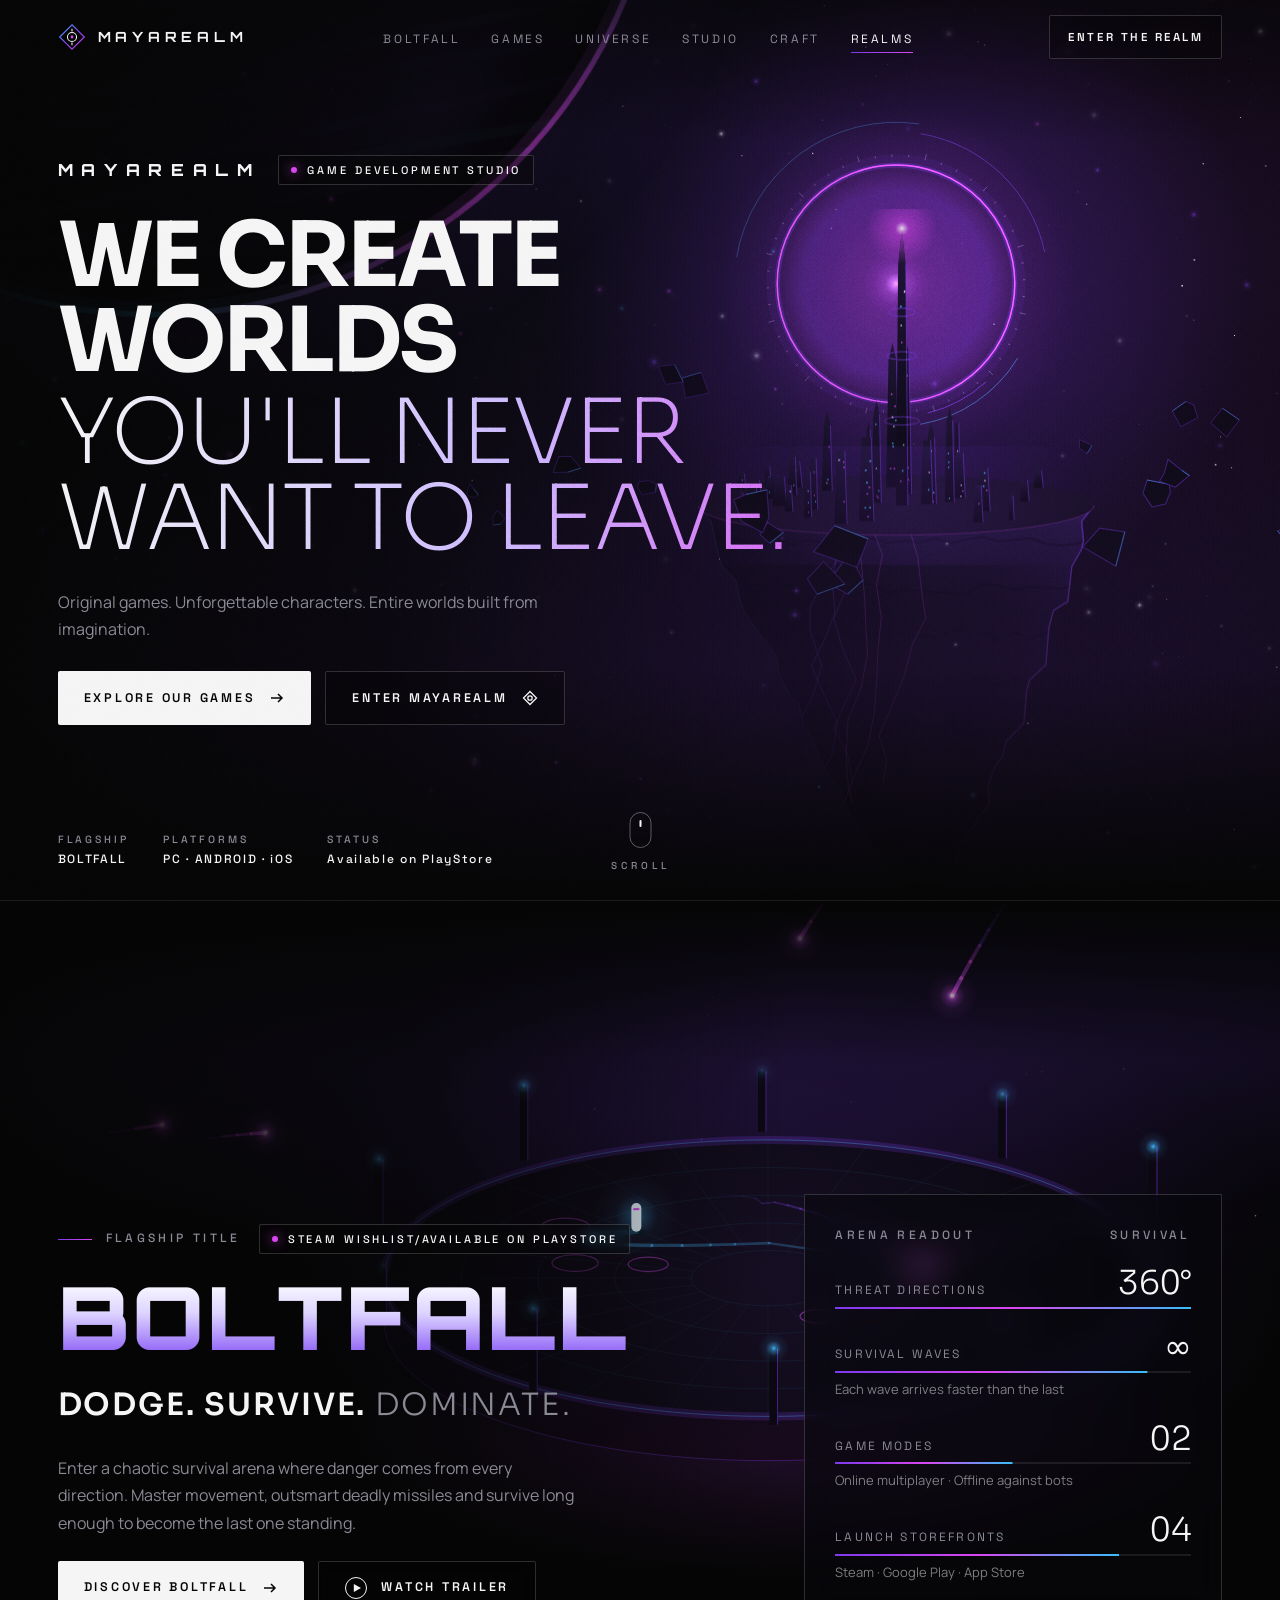
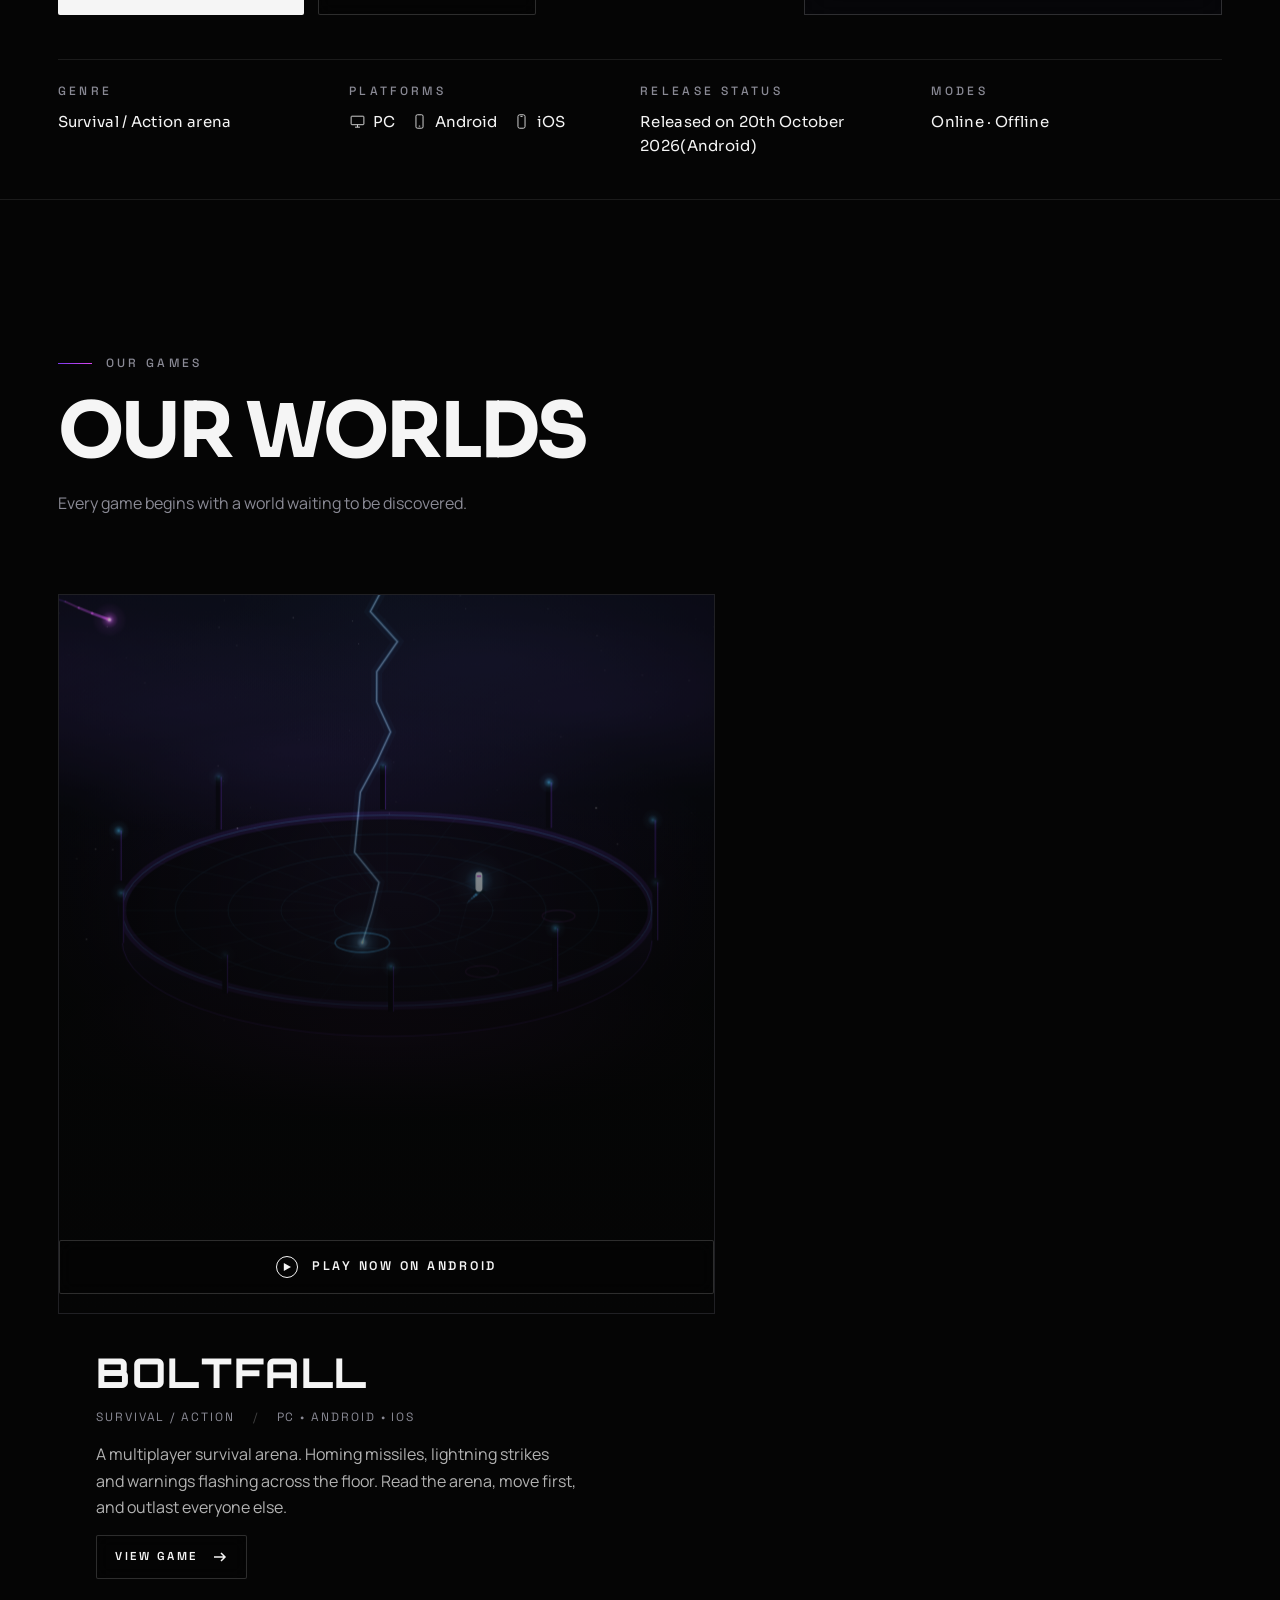
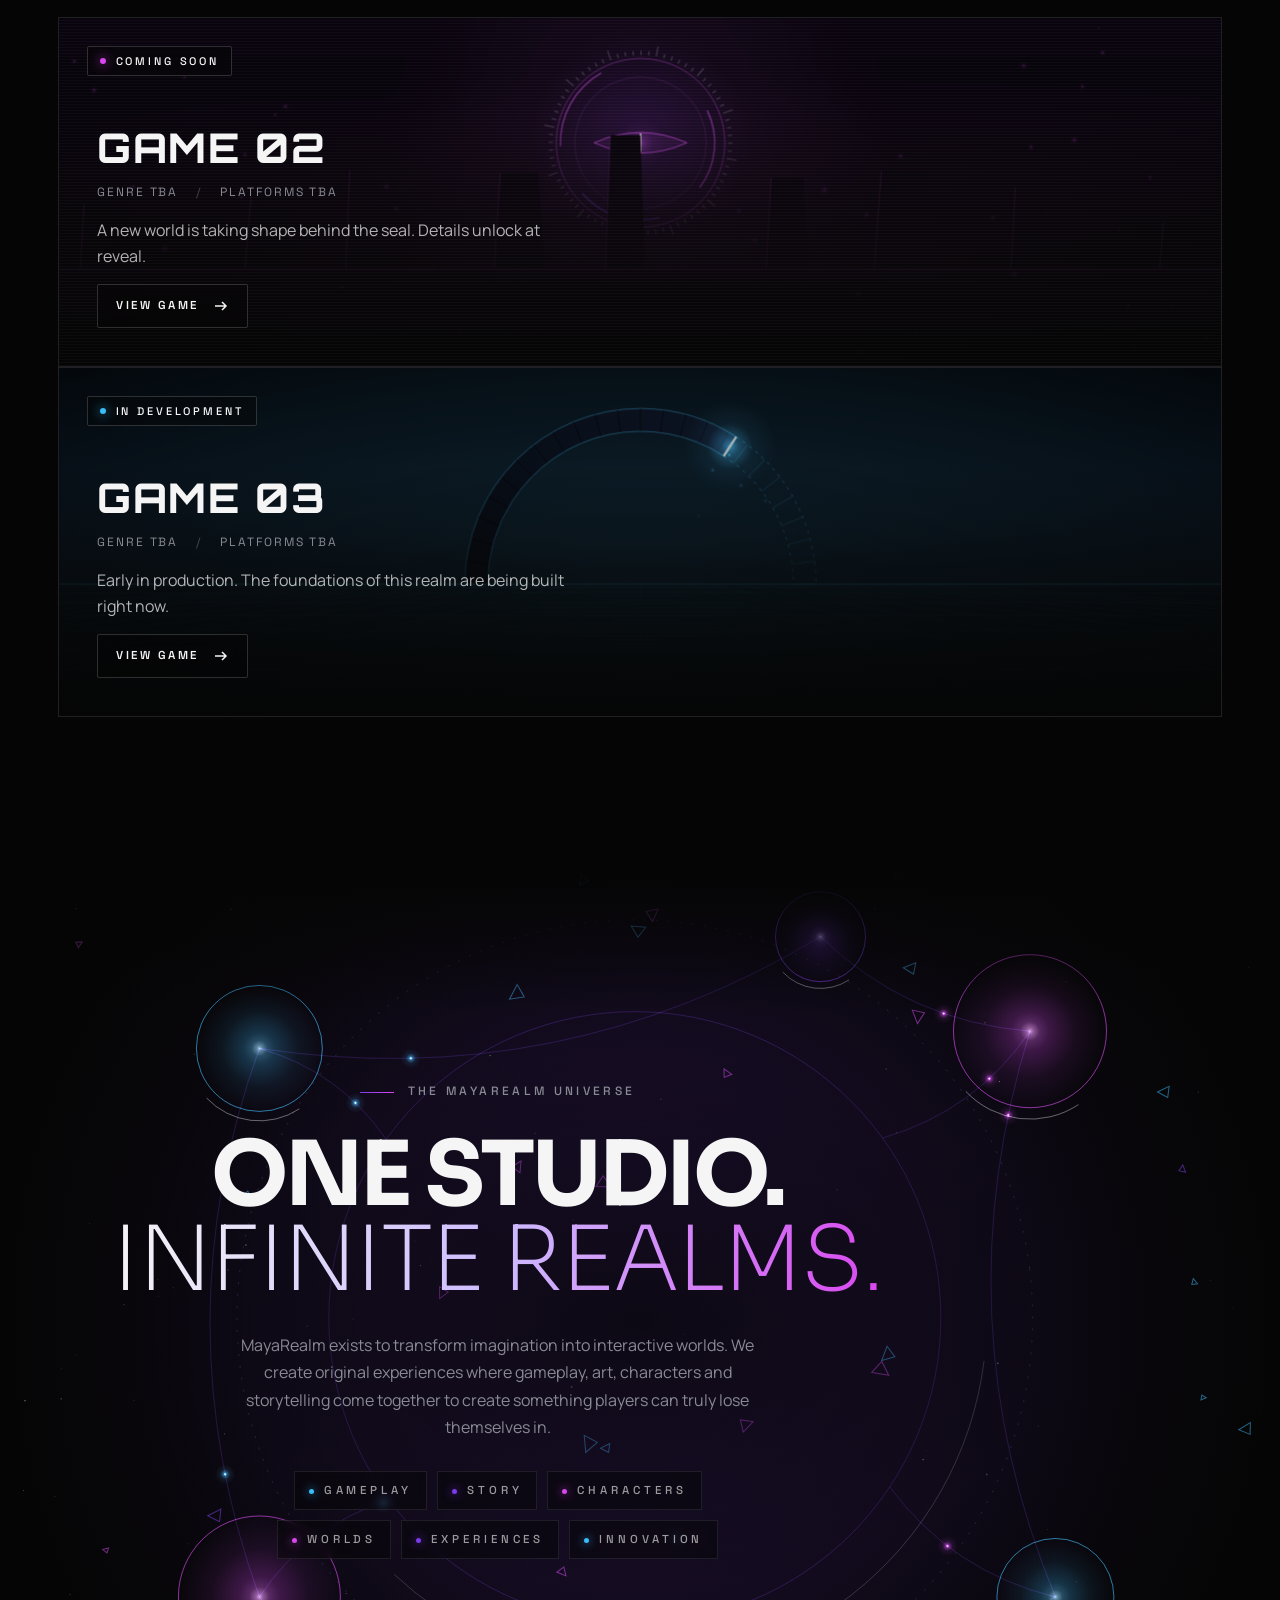
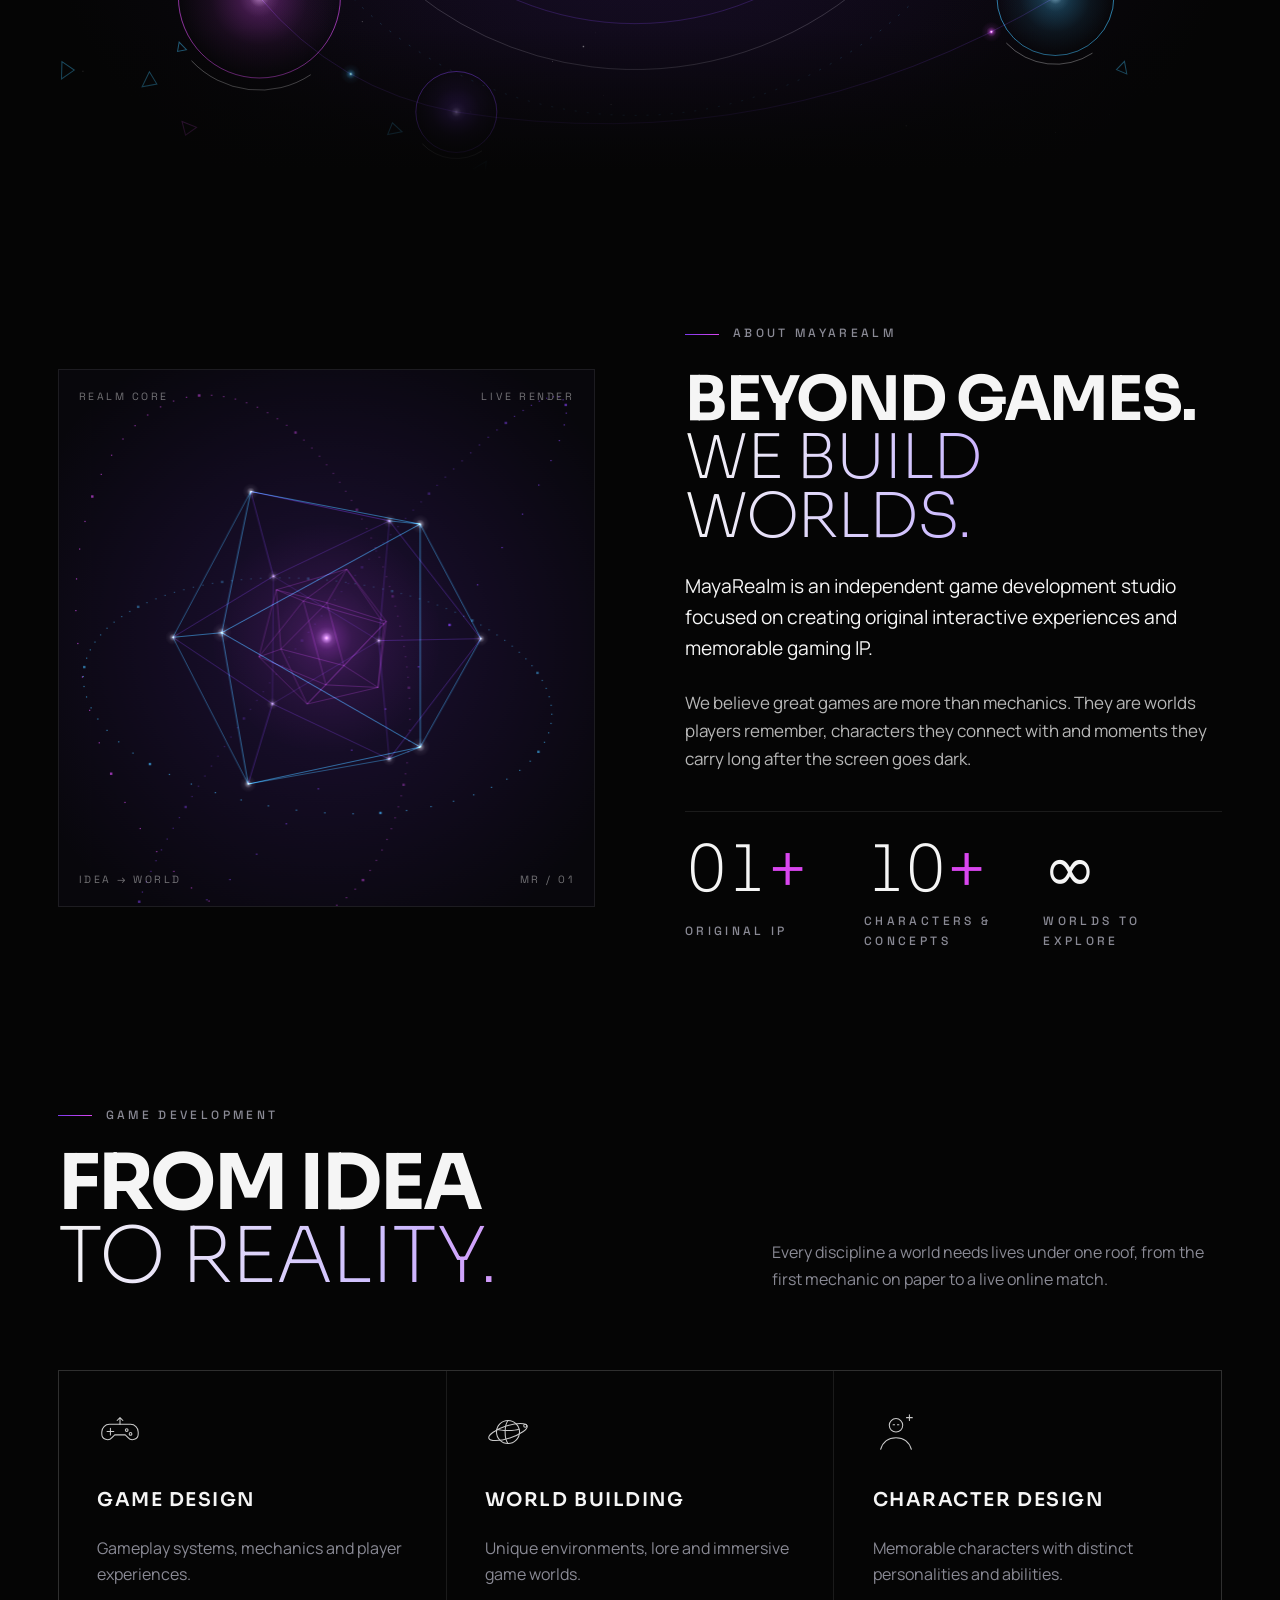
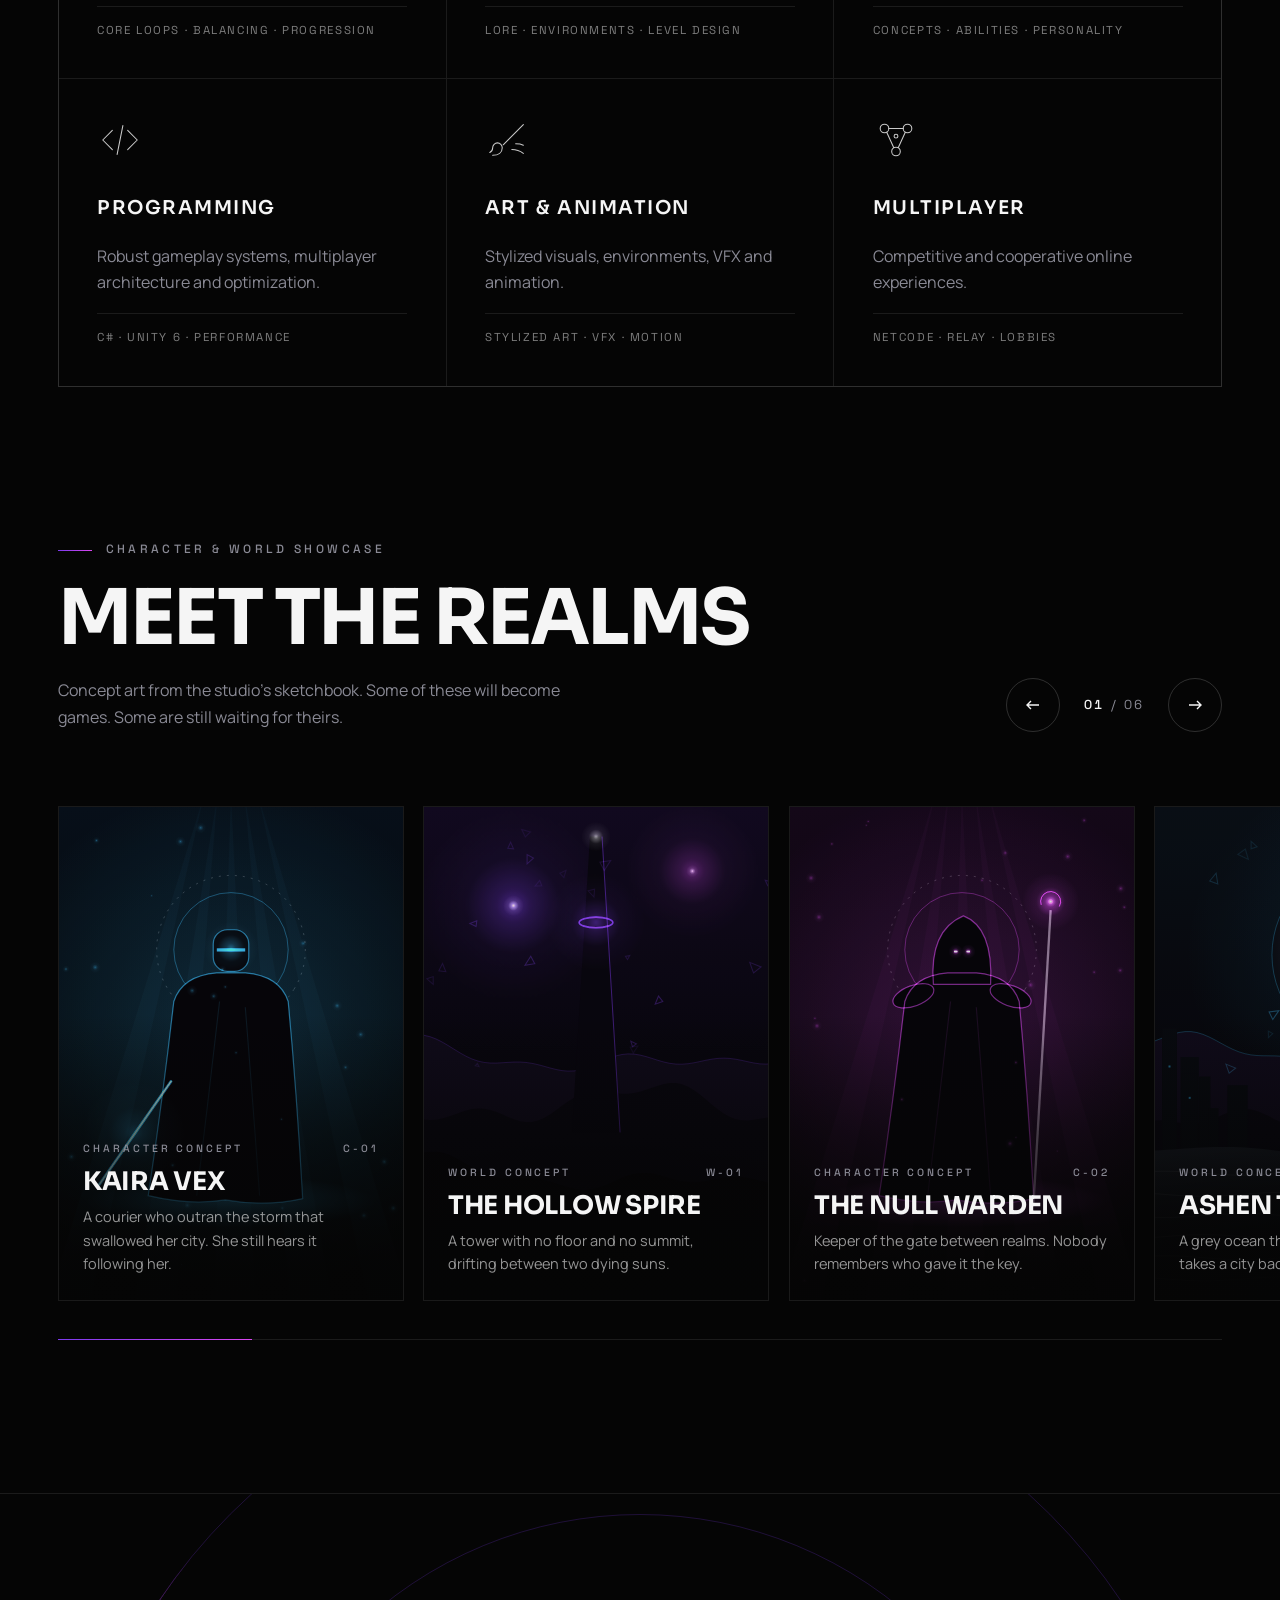
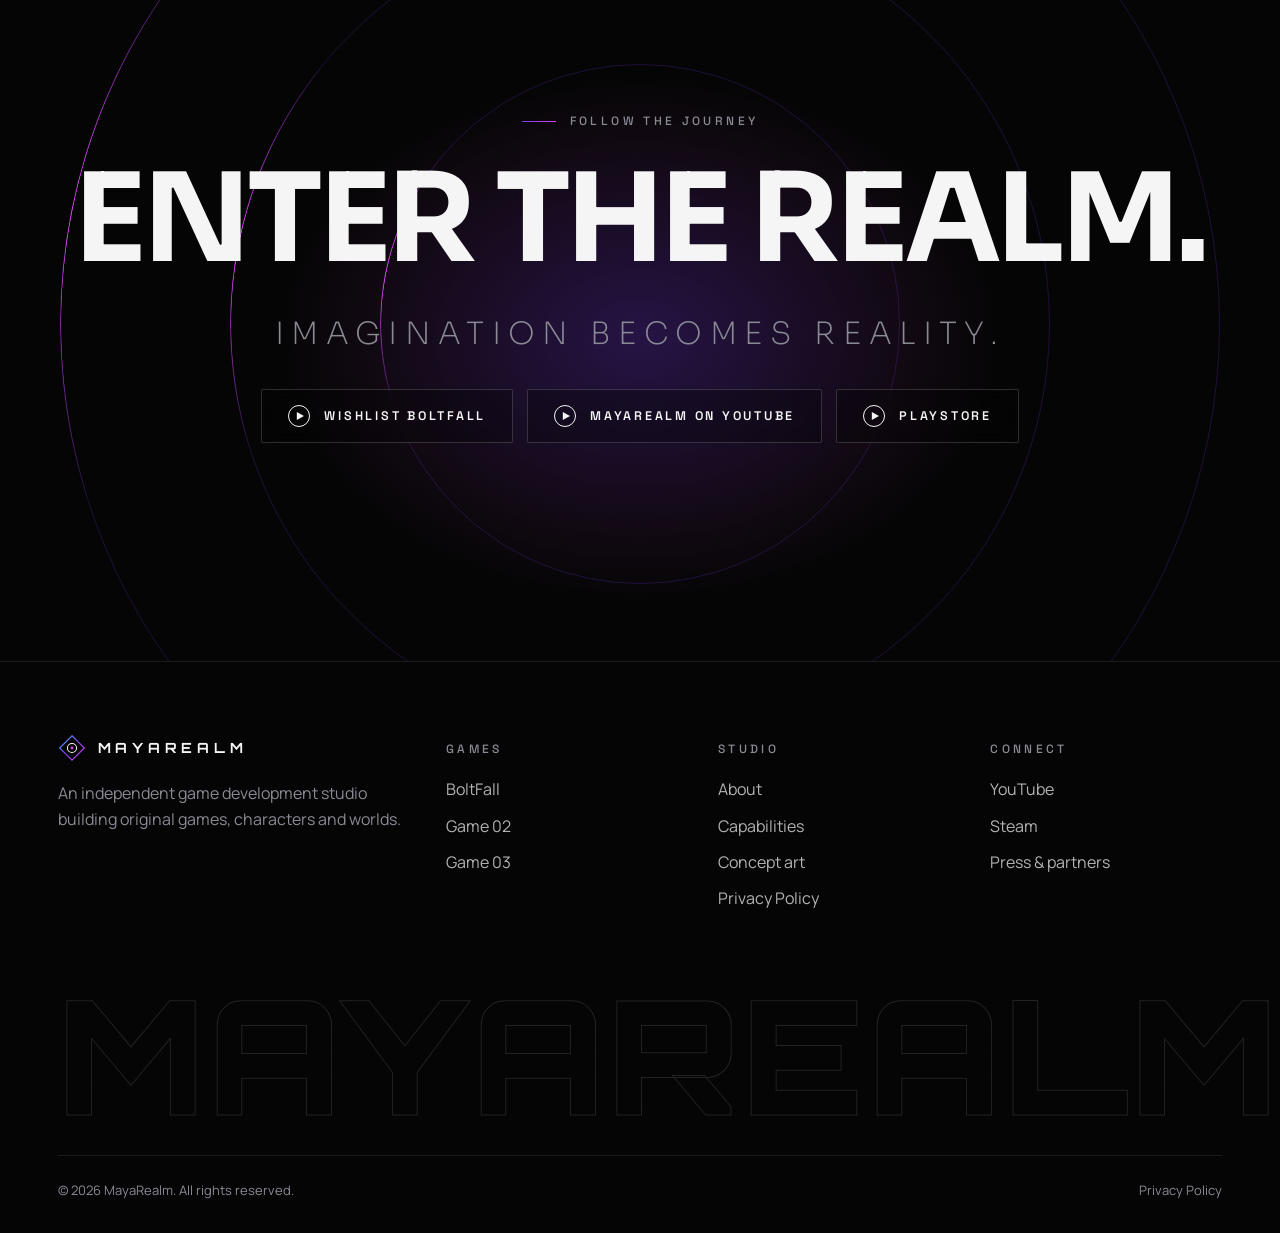
<file: index.html>
<!doctype html>
<html lang="en">
<head>
<meta charset="utf-8">
<meta name="viewport" content="width=device-width, initial-scale=1, viewport-fit=cover">
<title>MayaRealm — Game Development Studio</title>
<meta name="description" content="MayaRealm is an independent game development studio creating original games, characters and worlds. Home of BoltFall.">
<meta name="theme-color" content="#050505">
<link rel="icon" href="Maya_Final_Logo.png" type="image">
<!-- Social previews: add og-image.jpg (1200x630) and set your live domain below -->
<meta property="og:type" content="website">
<meta property="og:title" content="MayaRealm — We create worlds you'll never want to leave.">
<meta property="og:description" content="Original games. Unforgettable characters. Entire worlds built from imagination.">
<meta property="og:image" content="/og-image.jpg">
<meta name="twitter:card" content="summary_large_image">
<link rel="preconnect" href="https://fonts.googleapis.com">
<link rel="preconnect" href="https://fonts.gstatic.com" crossorigin>
<link rel="stylesheet" href="https://fonts.googleapis.com/css2?family=Manrope:wght@400;500;600;700&family=Orbitron:wght@500;700;800;900&family=Sora:wght@200;300;400;600;700;800&family=Space+Grotesk:wght@400;500;600&display=swap">
<style>
/* Layout: full-bleed cinematic canvases stacked as "realms", each one a scene; content sits on a 1360px wrap with wide gutters. One portal light per scene, everything else stays black. */
:root{
  --void:#050505; --char:#0B0B0F; --plum:#160D24;
  --violet:#7C3AED; --magenta:#D946EF; --ice:#38BDF8;
  --bone:#F5F5F5; --ash:#8A8A95;
  --line:rgba(245,245,245,.09); --line-2:rgba(245,245,245,.17);
  --f-display:'Sora','Segoe UI',system-ui,sans-serif;
  --f-mark:'Orbitron','Sora',system-ui,sans-serif;
  --f-body:'Manrope','Inter',system-ui,-apple-system,sans-serif;
  --f-label:'Space Grotesk',ui-monospace,'SFMono-Regular',Menlo,monospace;
  --gut:clamp(16px,4.5vw,64px);
  --ease:cubic-bezier(.2,.7,.1,1);
  color-scheme:dark;
}
*,*::before,*::after{box-sizing:border-box}
html{background:var(--void);scroll-behavior:smooth;-webkit-text-size-adjust:100%}
body{margin:0;background:var(--void);color:var(--bone);font-family:var(--f-body);font-size:16px;line-height:1.65;-webkit-font-smoothing:antialiased;overflow-x:hidden}
::selection{background:var(--violet);color:var(--bone)}
a{color:inherit;text-decoration:none}
button{font:inherit;color:inherit;background:none;border:0;cursor:pointer;padding:0}
canvas{display:block}
:focus-visible{outline:1px solid var(--ice);outline-offset:4px}
.wrap{width:100%;max-width:1360px;margin-inline:auto;padding-inline:var(--gut)}
.label{font-family:var(--f-label);font-size:12px;font-weight:500;letter-spacing:.28em;text-transform:uppercase;color:var(--ash)}
.h-display{font-family:var(--f-display);font-weight:700;text-transform:uppercase;letter-spacing:-.035em;line-height:.95;text-wrap:balance;margin:0}
.h-display .thin{font-weight:200;letter-spacing:-.02em;display:block}
.lede{color:var(--ash);font-size:clamp(16px,1.25vw,19px);max-width:52ch;margin:0;line-height:1.7}
.grad{background:linear-gradient(100deg,var(--bone) 0%,#cdbcff 50%,var(--magenta) 100%);-webkit-background-clip:text;background-clip:text;color:transparent}
.eyebrow{display:flex;align-items:center;gap:14px}
.eyebrow::before{content:"";width:34px;height:1px;background:linear-gradient(90deg,var(--violet),var(--magenta))}

/* buttons */
.btn{position:relative;display:inline-flex;align-items:center;justify-content:center;gap:14px;height:54px;padding-inline:26px;font-family:var(--f-label);font-size:12.5px;font-weight:600;letter-spacing:.22em;text-transform:uppercase;border-radius:2px;transition:transform .5s var(--ease),box-shadow .5s var(--ease),background .4s,color .4s,border-color .4s;white-space:nowrap}
.btn svg{width:16px;height:16px;flex:none;transition:transform .5s var(--ease)}
.btn:hover svg.arr{transform:translateX(4px)}
.btn-primary{background:var(--bone);color:var(--void)}
.btn-primary:hover{box-shadow:0 0 0 1px rgba(124,58,237,.7),0 12px 50px -8px rgba(124,58,237,.75),0 0 100px -20px rgba(217,70,239,.6)}
.btn-ghost{border:1px solid var(--line-2);color:var(--bone);background:rgba(5,5,5,.3);-webkit-backdrop-filter:blur(8px);backdrop-filter:blur(8px)}
.btn-ghost:hover{border-color:rgba(124,58,237,.85);background:rgba(22,13,36,.7)}
.btn-sm{height:44px;padding-inline:18px;font-size:11.5px}
.btn-row{display:flex;flex-wrap:wrap;gap:14px}
.chip{display:inline-flex;align-items:center;gap:10px;height:30px;padding-inline:12px;border:1px solid var(--line-2);border-radius:2px;font-family:var(--f-label);font-size:11px;font-weight:500;letter-spacing:.26em;text-transform:uppercase;color:var(--bone);background:rgba(5,5,5,.4);-webkit-backdrop-filter:blur(6px);backdrop-filter:blur(6px);white-space:nowrap}
.dot{width:6px;height:6px;border-radius:50%;background:var(--magenta);box-shadow:0 0 12px var(--magenta);animation:pulse 2.4s ease-in-out infinite;flex:none}
.dot.ice{background:var(--ice);box-shadow:0 0 12px var(--ice)}

/* nav */
.nav{position:fixed;inset:0 0 auto 0;z-index:60;padding-top:env(safe-area-inset-top,0px);transition:background .5s,border-color .5s;border-bottom:1px solid transparent}
.nav.scrolled{background:rgba(5,5,5,.74);-webkit-backdrop-filter:blur(14px) saturate(140%);backdrop-filter:blur(14px) saturate(140%);border-bottom-color:var(--line)}
.nav-in{display:flex;align-items:center;justify-content:space-between;height:74px;gap:24px}
.brand{display:flex;align-items:center;gap:12px;font-family:var(--f-mark);font-weight:700;font-size:14px;letter-spacing:.34em}
.brand svg{width:28px;height:28px;flex:none}
.nav-links{display:flex;gap:clamp(18px,2.4vw,34px);list-style:none;margin:0;padding:0}
.nav-links a{font-family:var(--f-label);font-size:12px;letter-spacing:.22em;text-transform:uppercase;color:var(--ash);transition:color .3s;position:relative;padding-block:6px}
.nav-links a::after{content:"";position:absolute;left:0;right:100%;bottom:0;height:1px;background:linear-gradient(90deg,var(--violet),var(--magenta));transition:right .5s var(--ease)}
.nav-links a:hover,.nav-links a.active{color:var(--bone)}
.nav-links a:hover::after,.nav-links a.active::after{right:0}
.burger{display:none;width:44px;height:44px;align-items:center;justify-content:center}
.burger span{display:block;width:22px;height:1px;background:var(--bone);position:relative;transition:background .3s}
.burger span::before,.burger span::after{content:"";position:absolute;left:0;width:22px;height:1px;background:var(--bone);transition:transform .4s var(--ease)}
.burger span::before{top:-7px}.burger span::after{top:7px}
.nav.open .burger span{background:transparent}
.nav.open .burger span::before{transform:translateY(7px) rotate(45deg)}
.nav.open .burger span::after{transform:translateY(-7px) rotate(-45deg)}
.mnav{display:none}
@media (max-width:980px){
  .nav-links,.nav-cta{display:none}
  .burger{display:inline-flex}
  .mnav{display:grid;padding-inline:var(--gut);max-height:0;overflow:hidden;transition:max-height .6s var(--ease)}
  .nav.open{background:rgba(5,5,5,.96)}
  .nav.open .mnav{max-height:560px;padding-bottom:28px}
  .mnav a{font-family:var(--f-display);font-size:26px;font-weight:300;text-transform:uppercase;padding-block:10px;border-bottom:1px solid var(--line)}
}

/* hero */
.hero{position:relative;min-height:100svh;display:grid;align-items:center;overflow:hidden;isolation:isolate}
.hero canvas{position:absolute;inset:0;width:100%;height:100%;z-index:-2}
.hero::before{content:"";position:absolute;inset:0;z-index:-1;background:linear-gradient(90deg,rgba(5,5,5,.93) 0%,rgba(5,5,5,.72) 30%,rgba(5,5,5,.14) 58%,rgba(5,5,5,0) 75%),linear-gradient(0deg,var(--void) 0%,rgba(5,5,5,0) 26%),linear-gradient(180deg,rgba(5,5,5,.6) 0%,rgba(5,5,5,0) 16%)}
.hero-content{padding-block:140px 160px;display:grid;gap:28px;justify-items:start;max-width:880px}
.stamp{display:flex;align-items:center;gap:18px;flex-wrap:wrap}
.stamp .mark{font-family:var(--f-mark);font-weight:800;font-size:clamp(14px,1.3vw,18px);letter-spacing:.52em}
.hero h1{font-size:clamp(2.45rem,7vw,6.8rem)}
.hero h1 .thin{margin-top:.08em}
.seq>*{animation:rise 1.6s var(--ease) both;animation-delay:calc(var(--i,0)*.14s + .25s)}
.hud{position:absolute;left:0;right:0;bottom:30px}
.hud .wrap{display:flex;justify-content:space-between;align-items:flex-end;gap:24px}
.hud-meta{display:flex;gap:34px;flex-wrap:wrap}
.hud-meta div{display:grid;gap:2px}
.hud-meta .label{font-size:10.5px}
.hud-meta b{font-family:var(--f-label);font-weight:500;font-size:12px;letter-spacing:.14em;color:var(--bone)}
.scroll-ind{position:absolute;left:50%;bottom:26px;transform:translateX(-50%);display:grid;justify-items:center;gap:10px}
.scroll-ind .mouse{width:22px;height:36px;border:1px solid rgba(245,245,245,.35);border-radius:12px;position:relative}
.scroll-ind .mouse::after{content:"";position:absolute;left:50%;top:7px;width:2px;height:7px;margin-left:-1px;border-radius:2px;background:var(--bone);animation:wheel 2.8s var(--ease) infinite}
.scroll-ind .label{font-size:10px;letter-spacing:.4em}
@media (max-width:820px){
  .hero{align-items:end}
  .hero::before{background:linear-gradient(0deg,var(--void) 0%,rgba(5,5,5,.9) 40%,rgba(5,5,5,.35) 64%,rgba(5,5,5,.15) 100%)}
  .hero-content{padding-block:50svh 120px}
  .hud-meta{display:none}
}

/* sections */
.sec{position:relative;padding-block:clamp(96px,12vw,176px)}
.sec-head{display:grid;gap:22px;margin-bottom:clamp(44px,6vw,84px)}
.sec-head h2{font-size:clamp(2.4rem,6vw,5.6rem)}
.js .rv{transform:translateY(34px);transition:transform 1.3s var(--ease)}
.js .rv.in{transform:none}

/* featured */
.feature{position:relative;min-height:min(1000px,100svh);display:grid;align-items:end;overflow:hidden;isolation:isolate;border-block:1px solid var(--line)}
.feature canvas{position:absolute;inset:0;width:100%;height:100%;z-index:-2}
.feature::before{content:"";position:absolute;inset:0;z-index:-1;background:linear-gradient(90deg,rgba(5,5,5,.94) 0%,rgba(5,5,5,.7) 32%,rgba(5,5,5,0) 62%),linear-gradient(0deg,rgba(5,5,5,.97) 0%,rgba(5,5,5,0) 40%),linear-gradient(180deg,var(--void) 0%,rgba(5,5,5,0) 18%)}
.feat-grid{display:grid;grid-template-columns:minmax(0,1.25fr) minmax(0,.75fr);gap:48px;align-items:end;padding-block:170px 44px}
.feat-copy{display:grid;gap:24px;justify-items:start;min-width:0}
.feat-title{position:relative;font-family:var(--f-mark);font-weight:900;font-size:clamp(2.6rem,6.8vw,7.2rem);line-height:.9;letter-spacing:.03em;margin:0;background:linear-gradient(180deg,#fff 0%,#ddd4ff 45%,#8b5cf6 100%);-webkit-background-clip:text;background-clip:text;color:transparent}
.feat-title::after{content:attr(data-text);position:absolute;inset:0;background:none;-webkit-text-fill-color:var(--ice);color:var(--ice);opacity:0;animation:glitch 7s steps(1) infinite}
.feat-head{font-family:var(--f-display);font-weight:600;font-size:clamp(1.3rem,2.4vw,2.1rem);letter-spacing:.06em;text-transform:uppercase;margin:0}
.feat-head span{color:var(--ash);font-weight:300}
.stats-panel{border:1px solid var(--line-2);background:rgba(8,8,12,.6);-webkit-backdrop-filter:blur(16px);backdrop-filter:blur(16px);padding:clamp(22px,2.4vw,32px);display:grid;gap:22px;min-width:0}
.stats-panel>.label{display:flex;justify-content:space-between;gap:12px}
.stat{display:grid;grid-template-columns:minmax(0,1fr) auto;gap:6px 16px;align-items:baseline}
.stat .sl{font-family:var(--f-label);font-size:12px;letter-spacing:.18em;text-transform:uppercase;color:var(--ash)}
.stat .sv{font-family:var(--f-display);font-weight:300;font-size:clamp(1.8rem,2.6vw,2.4rem);line-height:1;letter-spacing:-.03em;font-variant-numeric:tabular-nums}
.stat small{grid-column:1/-1;color:rgba(245,245,245,.5);font-size:13px}
.sbar{grid-column:1/-1;height:2px;background:var(--line);overflow:hidden}
.sbar i{display:block;height:100%;background:linear-gradient(90deg,var(--violet),var(--magenta),var(--ice));transform-origin:left;transform:scaleX(var(--v,1));transition:transform 1.8s var(--ease)}
.js .stats-panel:not(.in) .sbar i{transform:scaleX(0)}
.feat-meta{display:grid;grid-template-columns:repeat(4,minmax(0,1fr));border-top:1px solid var(--line);margin-bottom:40px}
.feat-meta>div{padding:22px 20px 0 0;display:grid;gap:8px;align-content:start;min-width:0}
.feat-meta b{font-family:var(--f-display);font-weight:400;font-size:15px;letter-spacing:.02em}
.plats{display:flex;flex-wrap:wrap;gap:8px 16px}
.plat{display:inline-flex;align-items:center;gap:7px;font-family:var(--f-display);font-size:15px}
.plat svg{width:17px;height:17px;stroke:var(--bone);fill:none;stroke-width:1.4;opacity:.85}
.play{width:22px;height:22px;border-radius:50%;border:1px solid currentColor;display:grid;place-items:center}
.play svg{width:8px;height:8px;fill:currentColor;margin-left:1px}
@media (max-width:980px){
  .feat-grid{grid-template-columns:minmax(0,1fr);padding-top:44svh}
  .feature::before{background:linear-gradient(0deg,rgba(5,5,5,.98) 0%,rgba(5,5,5,.86) 52%,rgba(5,5,5,.1) 78%),linear-gradient(180deg,var(--void) 0%,rgba(5,5,5,0) 14%)}
  .feat-meta{grid-template-columns:repeat(2,minmax(0,1fr))}
  .feat-meta>div{padding-bottom:20px}
}

/* worlds */
.worlds{display:grid;grid-template-columns:minmax(0,1.35fr) minmax(0,1fr);gap:20px}
.wcard{position:relative;overflow:hidden;border:1px solid var(--line);background:var(--char);min-height:350px;display:flex;flex-direction:column;justify-content:flex-end;isolation:isolate;transition:border-color .6s,box-shadow .8s var(--ease)}
.wcard.big{grid-row:span 2;min-height:720px}
.wcard canvas{position:absolute;inset:0;width:100%;height:100%;z-index:-3;transform:scale(1.01);filter:brightness(.7) saturate(.9);transition:transform 1.8s var(--ease),filter 1s var(--ease)}
.wcard::before{content:"";position:absolute;inset:0;z-index:-2;background:linear-gradient(0deg,rgba(5,5,5,.97) 0%,rgba(5,5,5,.6) 42%,rgba(5,5,5,0) 72%)}
.wcard.sealed::before{background:repeating-linear-gradient(0deg,rgba(245,245,245,.028) 0 1px,transparent 1px 3px),linear-gradient(0deg,rgba(5,5,5,.97) 0%,rgba(5,5,5,.6) 42%,rgba(5,5,5,0) 72%)}
.wcard::after{content:"";position:absolute;inset:0;z-index:-1;background:radial-gradient(120% 75% at 50% 112%,rgba(124,58,237,.5),rgba(217,70,239,.14) 45%,transparent 72%);opacity:0;transition:opacity 1s var(--ease)}
.wcard:hover canvas,.wcard:focus-within canvas{transform:scale(1.07);filter:brightness(1.05) saturate(1.1)}
.wcard:hover::after,.wcard:focus-within::after{opacity:1}
.wcard:hover{border-color:rgba(124,58,237,.55);box-shadow:0 40px 90px -50px rgba(124,58,237,.8)}
.wtop{position:absolute;top:0;left:0;right:0;display:flex;justify-content:space-between;align-items:center;gap:12px;padding:clamp(18px,2.4vw,28px)}
.explore{font-family:var(--f-label);font-size:12px;font-weight:600;letter-spacing:.28em;opacity:0;transform:translateX(-14px);transition:opacity .6s,transform .9s var(--ease)}
.wcard:hover .explore,.wcard:focus-within .explore{opacity:1;transform:none}
.wbody{padding:clamp(22px,3vw,40px);display:grid;gap:14px;justify-items:start}
.wtitle{font-family:var(--f-mark);font-weight:800;font-size:clamp(1.8rem,3.2vw,3rem);letter-spacing:.04em;line-height:1;margin:0;transition:letter-spacing 1s var(--ease),text-shadow 1s}
.wcard.big .wtitle{font-size:clamp(2.2rem,4.6vw,4.4rem)}
.wcard:hover .wtitle,.wcard:focus-within .wtitle{letter-spacing:.1em;text-shadow:0 0 40px rgba(124,58,237,.6)}
.wspecs{display:flex;flex-wrap:wrap;gap:6px 18px;font-family:var(--f-label);font-size:12px;letter-spacing:.16em;text-transform:uppercase;color:var(--ash)}
.wspecs span+span::before{content:"/";margin-right:18px;color:rgba(245,245,245,.25)}
.wdesc{color:rgba(245,245,245,.72);max-width:48ch;margin:0}
@media (max-width:900px){
  .worlds{grid-template-columns:minmax(0,1fr)}
  .wcard.big{grid-row:auto;min-height:580px}
  .wcard{min-height:440px}
}

/* universe */
.universe{position:relative;min-height:clamp(780px,100svh,1000px);display:grid;place-items:center;overflow:hidden;isolation:isolate;text-align:center}
.universe canvas{position:absolute;inset:0;width:100%;height:100%;z-index:-2}
.universe::before{content:"";position:absolute;inset:0;z-index:-1;background:radial-gradient(46% 42% at 50% 50%,rgba(5,5,5,.72),rgba(5,5,5,0) 72%),linear-gradient(180deg,var(--void) 0%,rgba(5,5,5,0) 16%,rgba(5,5,5,0) 84%,var(--void) 100%)}
.u-center{display:grid;gap:30px;justify-items:center;max-width:880px;padding-block:130px}
.u-center h2{font-size:clamp(2.5rem,7vw,6.4rem)}
.u-center .lede{text-align:center}
.kw{position:absolute;font-family:var(--f-label);font-size:11.5px;font-weight:500;letter-spacing:.34em;color:rgba(245,245,245,.62);padding:9px 14px;border:1px solid var(--line);background:rgba(5,5,5,.45);-webkit-backdrop-filter:blur(4px);backdrop-filter:blur(4px);animation:float 13s ease-in-out infinite alternate;white-space:nowrap}
.kw::before{content:"";display:inline-block;width:5px;height:5px;border-radius:50%;background:var(--c,var(--violet));margin-right:10px;vertical-align:middle;box-shadow:0 0 10px var(--c,var(--violet))}
@media (max-width:1280px){
  .kw-set{display:flex;flex-wrap:wrap;justify-content:center;gap:10px;max-width:520px}
  .kw{position:static;animation:none}
}

/* about */
.about-grid{display:grid;grid-template-columns:minmax(0,1fr) minmax(0,1fr);gap:clamp(40px,7vw,120px);align-items:center}
.core{position:relative;aspect-ratio:1/1;width:100%;max-width:100%;border:1px solid var(--line);background:#08070c;overflow:hidden}
.core canvas{position:absolute;inset:0;width:100%;height:100%}
.core .hudl{position:absolute;font-family:var(--f-label);font-size:10.5px;letter-spacing:.24em;text-transform:uppercase;color:rgba(245,245,245,.45)}
.core .tl{top:18px;left:20px}.core .tr{top:18px;right:20px}.core .bl{bottom:18px;left:20px}.core .br{bottom:18px;right:20px}
.core i{position:absolute;width:14px;height:14px;border-color:rgba(245,245,245,.35);border-style:solid;border-width:0}
.core i:nth-of-type(1){top:-1px;left:-1px;border-top-width:1px;border-left-width:1px}
.core i:nth-of-type(2){top:-1px;right:-1px;border-top-width:1px;border-right-width:1px}
.core i:nth-of-type(3){bottom:-1px;left:-1px;border-bottom-width:1px;border-left-width:1px}
.core i:nth-of-type(4){bottom:-1px;right:-1px;border-bottom-width:1px;border-right-width:1px}
.about-copy{display:grid;gap:26px;min-width:0}
.about-copy h2{font-size:clamp(2.2rem,4.8vw,4.5rem)}
.about-copy p{margin:0;color:rgba(245,245,245,.74);max-width:56ch;font-size:17px}
.about-copy p.first{color:var(--bone);font-size:clamp(18px,1.5vw,21px);line-height:1.6}
.stats{display:grid;grid-template-columns:repeat(3,minmax(0,1fr));border-top:1px solid var(--line);margin-top:12px}
.stats>div{padding:26px 16px 0 0;display:grid;gap:10px;min-width:0}
.num{font-family:var(--f-display);font-weight:200;font-size:clamp(2.6rem,5vw,4.4rem);line-height:1;letter-spacing:-.04em;font-variant-numeric:tabular-nums}
.num em{font-style:normal;color:var(--magenta);font-weight:300}
@media (max-width:900px){.about-grid{grid-template-columns:minmax(0,1fr)}}

/* craft */
.craft-head{display:grid;grid-template-columns:minmax(0,1.2fr) minmax(0,.8fr);gap:40px;align-items:end;margin-bottom:clamp(44px,6vw,80px)}
.craft-head h2{font-size:clamp(2.4rem,6vw,5.6rem)}
.caps{display:grid;grid-template-columns:repeat(3,minmax(0,1fr));gap:1px;background:var(--line);border:1px solid var(--line)}
.cap{--mx:50%;--my:0%;background:var(--void);padding:clamp(28px,3vw,44px);display:flex;flex-direction:column;gap:18px;min-height:300px;position:relative;overflow:hidden;isolation:isolate;transition:background .7s}
.cap::before{content:"";position:absolute;inset:0;z-index:-1;background:radial-gradient(420px circle at var(--mx) var(--my),rgba(124,58,237,.2),transparent 60%);opacity:0;transition:opacity .6s}
.cap:hover{background:#08060d}
.cap:hover::before{opacity:1}
.cap svg{width:46px;height:46px;stroke:var(--bone);stroke-width:1.1;fill:none;stroke-linecap:round;stroke-linejoin:round;opacity:.82;transition:stroke .6s,filter .6s,opacity .6s,transform .9s var(--ease)}
.cap:hover svg{stroke:#c9b6ff;opacity:1;filter:drop-shadow(0 0 7px rgba(124,58,237,.95)) drop-shadow(0 0 18px rgba(217,70,239,.45));transform:translateY(-3px)}
.cap h3{font-family:var(--f-display);font-weight:600;font-size:19px;letter-spacing:.08em;text-transform:uppercase;margin:12px 0 0}
.cap p{margin:0;color:var(--ash);max-width:34ch}
.cap .tools{margin-top:auto;padding-top:14px;border-top:1px solid var(--line);font-family:var(--f-label);font-size:11.5px;letter-spacing:.14em;text-transform:uppercase;color:rgba(245,245,245,.5)}
@media (max-width:1000px){.caps{grid-template-columns:repeat(2,minmax(0,1fr))}.craft-head{grid-template-columns:minmax(0,1fr)}}
@media (max-width:620px){.caps{grid-template-columns:minmax(0,1fr)}.cap{min-height:0}}

/* realms gallery */
.realms-head{display:flex;justify-content:space-between;align-items:flex-end;gap:28px;flex-wrap:wrap;margin-bottom:clamp(36px,5vw,64px)}
.realms-head h2{font-size:clamp(2.4rem,6vw,5.6rem)}
.ctrls{display:flex;align-items:center;gap:14px}
.ctrl{width:54px;height:54px;border:1px solid var(--line-2);border-radius:50%;display:grid;place-items:center;transition:border-color .4s,background .4s}
.ctrl:hover{border-color:rgba(124,58,237,.9);background:rgba(22,13,36,.7)}
.ctrl svg{width:18px;height:18px;stroke:var(--bone);fill:none;stroke-width:1.4}
.counter{font-family:var(--f-label);font-size:13px;letter-spacing:.2em;font-variant-numeric:tabular-nums;color:var(--ash);min-width:80px;text-align:center}
.counter b{color:var(--bone);font-weight:500}
.track{display:flex;gap:20px;overflow-x:auto;scroll-snap-type:x mandatory;--pad:max(var(--gut),calc((100% - 1360px)/2 + var(--gut)));padding-inline:var(--pad);scroll-padding-inline:var(--pad);padding-block:10px 30px;scrollbar-width:none;cursor:grab;outline-offset:-2px}
.track::-webkit-scrollbar{display:none}
.track.drag{cursor:grabbing;scroll-snap-type:none}
.track.drag .rcard{pointer-events:none}
.rcard{--rx:0deg;--ry:0deg;flex:0 0 clamp(270px,27vw,380px);max-width:calc(100% - 2*var(--gut));aspect-ratio:3/4.3;scroll-snap-align:start;position:relative;border:1px solid var(--line);overflow:hidden;isolation:isolate;display:flex;flex-direction:column;justify-content:flex-end;transform:perspective(1000px) rotateX(var(--rx)) rotateY(var(--ry));transition:transform .6s var(--ease),border-color .6s,box-shadow .8s}
.rcard canvas{position:absolute;inset:0;width:100%;height:100%;z-index:-2;transition:transform 1.6s var(--ease),filter 1s;filter:brightness(.85)}
.rcard::before{content:"";position:absolute;inset:0;z-index:-1;background:linear-gradient(0deg,rgba(5,5,5,.95) 0%,rgba(5,5,5,.5) 34%,rgba(5,5,5,0) 58%)}
.rcard:hover{border-color:rgba(124,58,237,.55);box-shadow:0 40px 80px -50px rgba(124,58,237,.9)}
.rcard:hover canvas{transform:scale(1.05);filter:brightness(1.05)}
.rbody{padding:24px;display:grid;gap:10px}
.rtag{display:flex;justify-content:space-between;gap:10px}
.rtag .label{font-size:10.5px}
.rname{font-family:var(--f-display);font-weight:700;font-size:clamp(1.4rem,2vw,1.75rem);letter-spacing:-.01em;text-transform:uppercase;line-height:1.05;margin:0}
.rdesc{margin:0;font-size:14.5px;color:rgba(245,245,245,.6);transition:color .6s}
.rcard:hover .rdesc{color:rgba(245,245,245,.85)}
.progress{height:1px;background:var(--line);position:relative;margin-top:8px}
.progress i{position:absolute;left:0;top:0;bottom:0;width:var(--p,20%);background:linear-gradient(90deg,var(--violet),var(--magenta));transition:width .3s}

/* enter */
.enter{position:relative;overflow:hidden;isolation:isolate;text-align:center;padding-block:clamp(130px,17vw,230px);border-top:1px solid var(--line)}
.enter::before{content:"";position:absolute;inset:0;z-index:-2;background:radial-gradient(38% 46% at 50% 58%,rgba(124,58,237,.28),rgba(217,70,239,.06) 55%,transparent 75%)}
.ring{position:absolute;left:50%;top:56%;width:var(--s);aspect-ratio:1;border-radius:50%;border:1px solid rgba(124,58,237,.22);transform:translate(-50%,-50%);z-index:-1;pointer-events:none}
.ring::after{content:"";position:absolute;inset:-1px;border-radius:50%;background:conic-gradient(from 0deg,transparent 0 70%,rgba(217,70,239,.9) 78%,transparent 86%);-webkit-mask:radial-gradient(farthest-side,transparent calc(100% - 1.5px),#000 calc(100% - 1px));mask:radial-gradient(farthest-side,transparent calc(100% - 1.5px),#000 calc(100% - 1px));animation:spin var(--d,18s) linear infinite}
.enter-in{display:grid;gap:30px;justify-items:center}
.enter h2{font-size:clamp(2.8rem,9.6vw,9.4rem)}
.enter .sub{font-family:var(--f-display);font-weight:200;font-size:clamp(1.1rem,2.4vw,2rem);letter-spacing:.24em;text-transform:uppercase;color:var(--ash);margin:0}
.enter .btn-row{justify-content:center}

/* footer */
.foot{position:relative;overflow:hidden;border-top:1px solid var(--line);padding-block:72px 32px}
.foot-grid{display:grid;grid-template-columns:minmax(0,1.5fr) repeat(3,minmax(0,1fr));gap:40px}
.foot p{color:var(--ash);margin:18px 0 0;max-width:36ch}
.foot ul{list-style:none;margin:16px 0 0;padding:0;display:grid;gap:10px}
.foot ul a{color:rgba(245,245,245,.72);transition:color .3s}
.foot ul a:hover{color:var(--bone)}
.foot-word{font-family:var(--f-mark);font-weight:900;font-size:clamp(3rem,12.4vw,12.5rem);line-height:.9;letter-spacing:.02em;color:transparent;-webkit-text-stroke:1px rgba(245,245,245,.12);margin:72px 0 0;white-space:nowrap;text-align:center;user-select:none}
.foot-bottom{display:flex;justify-content:space-between;flex-wrap:wrap;gap:12px 24px;margin-top:28px;padding-top:24px;border-top:1px solid var(--line);color:var(--ash);font-size:13px}
@media (max-width:820px){.foot-grid{grid-template-columns:repeat(2,minmax(0,1fr))}.foot-grid>div:first-child{grid-column:1/-1}}

/* dialog + toast */
dialog.modal{width:min(980px,calc(100% - 32px));max-height:calc(100svh - 32px);padding:0;border:1px solid var(--line-2);background:var(--char);color:var(--bone);border-radius:2px;overflow:auto}
dialog.modal::backdrop{background:rgba(5,5,5,.82);-webkit-backdrop-filter:blur(8px);backdrop-filter:blur(8px)}
.mclose{position:absolute;top:14px;right:14px;z-index:3;width:44px;height:44px;display:grid;place-items:center;border:1px solid var(--line-2);border-radius:50%;background:rgba(5,5,5,.6)}
.mclose svg{width:16px;height:16px;stroke:var(--bone);stroke-width:1.5}
.screen{position:relative;aspect-ratio:16/9;width:100%;max-width:100%;background:#050505;overflow:hidden}
.screen canvas{position:absolute;inset:0;width:100%;height:100%}
.screen .over{position:absolute;inset:0;display:grid;place-items:center;align-content:center;gap:14px;text-align:center;background:radial-gradient(60% 60% at 50% 50%,rgba(5,5,5,.2),rgba(5,5,5,.75));padding:24px}
.bigplay{width:78px;height:78px;border-radius:50%;border:1px solid rgba(245,245,245,.6);display:grid;place-items:center;box-shadow:0 0 60px rgba(124,58,237,.6)}
.bigplay svg{width:22px;height:22px;fill:var(--bone);margin-left:4px}
.mbody{padding:clamp(22px,3.5vw,44px);display:grid;gap:18px}
.mbody h3{font-family:var(--f-mark);font-weight:800;font-size:clamp(1.6rem,3.6vw,2.6rem);letter-spacing:.05em;margin:0}
.feats{display:grid;grid-template-columns:repeat(2,minmax(0,1fr));gap:1px;background:var(--line);border:1px solid var(--line);margin-top:8px}
.feats div{background:var(--char);padding:22px;display:grid;gap:6px}
.feats b{font-family:var(--f-display);font-weight:600;font-size:15px;letter-spacing:.06em;text-transform:uppercase}
.feats span{color:var(--ash);font-size:14.5px}
@media (max-width:640px){.feats{grid-template-columns:minmax(0,1fr)}}
.toast{position:fixed;left:50%;bottom:calc(24px + env(safe-area-inset-bottom,0px));z-index:80;transform:translate(-50%,20px);opacity:0;pointer-events:none;transition:opacity .4s,transform .6s var(--ease);background:rgba(11,11,15,.92);border:1px solid var(--line-2);padding:14px 20px;font-family:var(--f-label);font-size:12.5px;letter-spacing:.12em;max-width:calc(100% - 32px);text-align:center}
.toast.show{opacity:1;transform:translate(-50%,0)}
#grain{position:fixed;inset:0;pointer-events:none;z-index:70;opacity:.06;mix-blend-mode:overlay;animation:grain .9s steps(5) infinite}

@keyframes rise{from{opacity:0;transform:translateY(22px);filter:blur(8px)}to{opacity:1;transform:none;filter:none}}
@keyframes pulse{0%,100%{opacity:1}50%{opacity:.35}}
@keyframes wheel{0%{transform:translateY(0);opacity:0}25%{opacity:1}70%{transform:translateY(12px);opacity:0}100%{opacity:0}}
@keyframes float{from{transform:translate3d(0,0,0)}to{transform:translate3d(10px,-22px,0)}}
@keyframes spin{to{transform:rotate(360deg)}}
@keyframes grain{0%{background-position:0 0}20%{background-position:-40px 30px}40%{background-position:30px -50px}60%{background-position:-60px -20px}80%{background-position:50px 60px}100%{background-position:0 0}}
@keyframes glitch{0%,92%,100%{opacity:0;transform:none;clip-path:inset(0 0 0 0)}93%{opacity:.8;transform:translate(3px,-1px);clip-path:inset(12% 0 64% 0)}94.5%{opacity:.7;transform:translate(-4px,1px);clip-path:inset(58% 0 18% 0)}96%{opacity:.5;transform:translate(2px,0);clip-path:inset(36% 0 44% 0)}}
@media (prefers-reduced-motion:reduce){
  *,*::before,*::after{animation-duration:.001ms!important;animation-iteration-count:1!important;animation-delay:0s!important;transition-duration:.001ms!important}
  html{scroll-behavior:auto}
  .feat-title::after{display:none}
}

/* ===== Privacy Policy page ===== */
.foot-legal{color:var(--ash);transition:color .3s}
.foot-legal:hover{color:var(--bone)}
.legal-hero{position:relative;overflow:hidden;isolation:isolate;padding-block:170px 72px;border-bottom:1px solid var(--line)}
.legal-hero::before{content:"";position:absolute;inset:0;z-index:-1;background:radial-gradient(50% 80% at 85% 0%,rgba(124,58,237,.28),transparent 70%),radial-gradient(30% 60% at 100% 30%,rgba(217,70,239,.1),transparent 70%)}
.legal-hero .wrap{display:grid;gap:24px;justify-items:start}
.legal-hero h1{font-size:clamp(2.6rem,7vw,6rem)}
.legal-meta{display:flex;flex-wrap:wrap;gap:10px}
.legal-grid{display:grid;grid-template-columns:minmax(0,260px) minmax(0,1fr);gap:clamp(32px,6vw,96px);padding-block:72px 120px;align-items:start}
.toc{position:sticky;top:calc(96px + env(safe-area-inset-top,0px));display:grid;gap:4px}
.toc .label{margin-bottom:12px}
.toc a{font-size:14px;color:var(--ash);padding:6px 0 6px 14px;border-left:1px solid var(--line);transition:color .3s,border-color .3s}
.toc a:hover,.toc a.active{color:var(--bone);border-left-color:var(--violet)}
.legal{max-width:72ch;min-width:0}
.legal section{padding-block:8px 36px;scroll-margin-top:100px}
.legal section+section{border-top:1px solid var(--line);padding-top:36px}
.legal h2{font-family:var(--f-display);font-weight:600;font-size:clamp(1.3rem,2vw,1.6rem);letter-spacing:.01em;text-transform:uppercase;margin:0 0 16px;display:flex;gap:16px;align-items:baseline}
.legal h2 span{font-family:var(--f-label);font-size:12px;font-weight:500;letter-spacing:.2em;color:var(--violet)}
.legal h3{font-family:var(--f-display);font-weight:600;font-size:16px;margin:24px 0 8px;color:var(--bone)}
.legal p,.legal li{color:rgba(245,245,245,.74)}
.legal p{margin:0 0 14px}
.legal ul{margin:0 0 14px;padding-left:20px;display:grid;gap:8px}
.legal li::marker{color:var(--violet)}
.legal strong{color:var(--bone);font-weight:600}
.legal a{color:#c9b6ff;text-decoration:underline;text-decoration-color:rgba(124,58,237,.5);text-underline-offset:3px}
.legal a:hover{color:var(--bone)}
.legal .note{border:1px solid var(--line-2);background:rgba(22,13,36,.45);padding:18px 20px;margin:0 0 14px;color:rgba(245,245,245,.8)}
.tbl{overflow-x:auto;margin:6px 0 16px;border:1px solid var(--line)}
.tbl table{width:100%;border-collapse:collapse;font-size:14.5px;min-width:560px}
.tbl th,.tbl td{text-align:left;padding:12px 16px;border-bottom:1px solid var(--line);vertical-align:top}
.tbl th{font-family:var(--f-label);font-size:11px;font-weight:500;letter-spacing:.2em;text-transform:uppercase;color:var(--ash);background:rgba(11,11,15,.8)}
.tbl td{color:rgba(245,245,245,.74)}
.tbl tr:last-child td{border-bottom:0}
.ph{color:var(--magenta);font-family:var(--f-label);font-size:.92em}
@media (max-width:900px){.legal-grid{grid-template-columns:minmax(0,1fr)}.toc{position:static}}
.legal a,.legal p{overflow-wrap:anywhere}

</style>
</head>
<body>
<div id="grain" aria-hidden="true"></div>

<header class="nav" id="nav">
  <div class="wrap nav-in">
    <a href="#top" class="brand" aria-label="MayaRealm home">
      <svg viewBox="0 0 32 32" fill="none" aria-hidden="true"><defs><linearGradient id="bm" x1="0" y1="0" x2="1" y2="1"><stop offset="0" stop-color="#38BDF8"/><stop offset=".5" stop-color="#7C3AED"/><stop offset="1" stop-color="#D946EF"/></linearGradient></defs><path d="M16 2 30 16 16 30 2 16Z" stroke="url(#bm)" stroke-width="1.4"/><circle cx="16" cy="16" r="5.2" stroke="#F5F5F5" stroke-width="1.2"/><circle cx="16" cy="16" r="1.6" fill="#D946EF"/><path d="M16 6.5v3.2M16 22.3v3.2" stroke="#F5F5F5" stroke-width="1.2"/></svg>
      MAYAREALM
    </a>
    <ul class="nav-links">
      <li><a href="#boltfall">BoltFall</a></li>
      <li><a href="#worlds">Games</a></li>
      <li><a href="#universe">Universe</a></li>
      <li><a href="#studio">Studio</a></li>
      <li><a href="#craft">Craft</a></li>
      <li><a href="#realms">Realms</a></li>
    </ul>
    <a href="#enter" class="btn btn-ghost btn-sm nav-cta">Enter the realm</a>
    <button class="burger" id="burger" aria-label="Open menu" aria-expanded="false"><span></span></button>
  </div>
  <nav class="mnav" aria-label="Mobile">
    <a href="#boltfall">BoltFall</a><a href="#worlds">Games</a><a href="#universe">Universe</a><a href="#studio">Studio</a><a href="#craft">Craft</a><a href="#realms">Realms</a><a href="#enter">Enter the realm</a><a href="/privacy">Privacy Policy</a>
  </nav>
</header>

<main id="top">
  <!-- 1. HERO -->
  <section class="hero" aria-label="MayaRealm">
    <canvas id="hero-cv" aria-hidden="true"></canvas>
    <div class="wrap">
      <div class="hero-content seq">
        <div class="stamp" style="--i:0"><span class="mark">MAYAREALM</span><span class="chip"><span class="dot"></span>Game development studio</span></div>
        <h1 class="h-display" style="--i:1">We create worlds <span class="thin grad">you'll never want to leave.</span></h1>
        <p class="lede" style="--i:2">Original games. Unforgettable characters. Entire worlds built from imagination.</p>
        <div class="btn-row" style="--i:3">
          <a href="#worlds" class="btn btn-primary">Explore our games <svg class="arr" viewBox="0 0 16 16" fill="none" stroke="currentColor" stroke-width="1.5"><path d="M2 8h11M9 4l4 4-4 4"/></svg></a>
          <a href="#universe" class="btn btn-ghost">Enter MayaRealm <svg viewBox="0 0 16 16" fill="none" stroke="currentColor" stroke-width="1.3"><path d="M8 1.5 14.5 8 8 14.5 1.5 8Z"/><circle cx="8" cy="8" r="2.2"/></svg></a>
        </div>
      </div>
    </div>
    <div class="hud" aria-hidden="true">
      <div class="wrap">
        <div class="hud-meta">
          <div><span class="label">Flagship</span><b>BOLTFALL</b></div>
          <div><span class="label">Platforms</span><b>PC · ANDROID · iOS</b></div>
          <div><span class="label">Status</span><b>Available on PlayStore</b></div>
        </div>
      </div>
    </div>
    <a href="#boltfall" class="scroll-ind" aria-label="Scroll to BoltFall"><span class="mouse"></span><span class="label">Scroll</span></a>
  </section>

  <!-- 2. FEATURED GAME -->
  <section class="feature" id="boltfall" aria-label="BoltFall">
    <canvas id="bf-cv" aria-hidden="true"></canvas>
    <div class="wrap">
      <div class="feat-grid">
        <div class="feat-copy rv">
          <div class="stamp"><span class="label eyebrow">Flagship title</span><span class="chip"><span class="dot"></span>Steam Wishlist/Available on Playstore</span></div>
          <h2 class="feat-title" data-text="BOLTFALL">BOLTFALL</h2>
          <p class="feat-head">Dodge. Survive. <span>Dominate.</span></p>
          <p class="lede">Enter a chaotic survival arena where danger comes from every direction. Master movement, outsmart deadly missiles and survive long enough to become the last one standing.</p>
          <div class="btn-row">
            <button class="btn btn-primary" data-open="discover">Discover BoltFall <svg class="arr" viewBox="0 0 16 16" fill="none" stroke="currentColor" stroke-width="1.5"><path d="M2 8h11M9 4l4 4-4 4"/></svg></button>
            <a class="btn btn-ghost" href="https://youtu.be/_QH2D4Q07lE" target="_blank" rel="noopener"><span class="play"><svg viewBox="0 0 10 10"><path d="M1 0l9 5-9 5z"/></svg></span>Watch trailer</a>
          </div>
        </div>
        <div class="stats-panel rv" id="bf-stats">
          <div class="label"><span>Arena readout</span><span>Survival</span></div>
          <div class="stat"><span class="sl">Threat directions</span><span class="sv"><span data-count="360">360</span>°</span><div class="sbar"><i style="--v:1"></i></div></div>
          <div class="stat"><span class="sl">Survival waves</span><span class="sv">∞</span><div class="sbar"><i style="--v:.88"></i></div><small>Each wave arrives faster than the last</small></div>
          <div class="stat"><span class="sl">Game modes</span><span class="sv"><span data-count="2" data-pad="2">02</span></span><div class="sbar"><i style="--v:.5"></i></div><small>Online multiplayer · Offline against bots</small></div>
          <div class="stat"><span class="sl">Launch storefronts</span><span class="sv"><span data-count="4" data-pad="2">04</span></span><div class="sbar"><i style="--v:.8"></i></div><small>Steam · Google Play · App Store</small></div>
        </div>
      </div>
      <div class="feat-meta">
        <div><span class="label">Genre</span><b>Survival / Action arena</b></div>
        <div><span class="label">Platforms</span>
          <div class="plats">
            <span class="plat"><svg viewBox="0 0 24 24"><rect x="3" y="4.5" width="18" height="12" rx="1"/><path d="M8.5 20h7M12 16.5V20"/></svg>PC</span>
            <span class="plat"><svg viewBox="0 0 24 24"><rect x="7" y="2.5" width="10" height="19" rx="2"/><path d="M11 18.5h2"/></svg>Android</span>
            <span class="plat"><svg viewBox="0 0 24 24"><rect x="7" y="2.5" width="10" height="19" rx="2.5"/><path d="M10.5 4.8h3"/></svg>iOS</span>
          </div>
        </div>
        <div><span class="label">Release status</span><b>Released on 20th October 2026(Android)</b></div>
        <div><span class="label">Modes</span><b>Online · Offline</b></div>
      </div>
    </div>
  </section>

  <!-- 3. OUR WORLDS -->
  <section class="sec" id="worlds" aria-labelledby="worlds-h">
    <div class="wrap">
      <div class="sec-head rv">
        <span class="label eyebrow">Our games</span>
        <h2 class="h-display" id="worlds-h">Our worlds</h2>
        <p class="lede">Every game begins with a world waiting to be discovered.</p>
      </div>
      <div class="worlds">
        <article class="wcard big rv">
          <canvas id="w1" aria-hidden="true"></canvas>
          <a href="https://play.google.com/store/apps/details?id=com.mayarealm.boltfall" class="btn btn-ghost" target="_blank" rel="noopener"><span class="play"><svg viewBox="0 0 10 10"><path d="M1 0l9 5-9 5z"/></svg></span>Play Now On Android</a><span class="explore">EXPLORE →</span></div>
          <div class="wbody">
            <h3 class="wtitle">BOLTFALL</h3>
            <div class="wspecs"><span>Survival / Action</span><span>PC • Android • iOS</span></div>
            <p class="wdesc">A multiplayer survival arena. Homing missiles, lightning strikes and warnings flashing across the floor. Read the arena, move first, and outlast everyone else.</p>
            <a href="#boltfall" class="btn btn-ghost btn-sm">View game <svg class="arr" viewBox="0 0 16 16" fill="none" stroke="currentColor" stroke-width="1.5"><path d="M2 8h11M9 4l4 4-4 4"/></svg></a>
          </div>
        </article>
        <article class="wcard sealed rv">
          <canvas id="w2" aria-hidden="true"></canvas>
          <div class="wtop"><span class="chip"><span class="dot"></span>Coming soon</span><span class="explore">EXPLORE →</span></div>
          <div class="wbody">
            <h3 class="wtitle">GAME 02</h3>
            <div class="wspecs"><span>Genre TBA</span><span>Platforms TBA</span></div>
            <p class="wdesc">A new world is taking shape behind the seal. Details unlock at reveal.</p>
            <button class="btn btn-ghost btn-sm" data-toast="GAME 02 is still sealed. Details unlock at reveal.">View game <svg class="arr" viewBox="0 0 16 16" fill="none" stroke="currentColor" stroke-width="1.5"><path d="M2 8h11M9 4l4 4-4 4"/></svg></button>
          </div>
        </article>
        <article class="wcard rv">
          <canvas id="w3" aria-hidden="true"></canvas>
          <div class="wtop"><span class="chip"><span class="dot ice"></span>In development</span><span class="explore">EXPLORE →</span></div>
          <div class="wbody">
            <h3 class="wtitle">GAME 03</h3>
            <div class="wspecs"><span>Genre TBA</span><span>Platforms TBA</span></div>
            <p class="wdesc">Early in production. The foundations of this realm are being built right now.</p>
            <button class="btn btn-ghost btn-sm" data-toast="GAME 03 is in development. More soon.">View game <svg class="arr" viewBox="0 0 16 16" fill="none" stroke="currentColor" stroke-width="1.5"><path d="M2 8h11M9 4l4 4-4 4"/></svg></button>
          </div>
        </article>
      </div>
    </div>
  </section>

  <!-- 4. UNIVERSE -->
  <section class="universe" id="universe" aria-labelledby="uni-h">
    <canvas id="uni-cv" aria-hidden="true"></canvas>
    <div class="wrap">
      <div class="u-center rv">
        <span class="label eyebrow">The MayaRealm universe</span>
        <h2 class="h-display" id="uni-h">One studio. <span class="thin grad">Infinite realms.</span></h2>
        <p class="lede">MayaRealm exists to transform imagination into interactive worlds. We create original experiences where gameplay, art, characters and storytelling come together to create something players can truly lose themselves in.</p>
        <div class="kw-set">
          <span class="kw" style="left:4%;top:22%;--c:var(--ice)">GAMEPLAY</span>
          <span class="kw" style="left:6%;top:52%;animation-delay:-4s">STORY</span>
          <span class="kw" style="left:3%;top:80%;--c:var(--magenta);animation-delay:-8s">CHARACTERS</span>
          <span class="kw" style="right:4%;top:19%;--c:var(--magenta);animation-delay:-2s">WORLDS</span>
          <span class="kw" style="right:3%;top:50%;animation-delay:-6s">EXPERIENCES</span>
          <span class="kw" style="right:5%;top:79%;--c:var(--ice);animation-delay:-10s">INNOVATION</span>
        </div>
      </div>
    </div>
  </section>

  <!-- 5. ABOUT -->
  <section class="sec" id="studio" aria-labelledby="about-h">
    <div class="wrap about-grid">
      <div class="core rv" aria-hidden="true">
        <canvas id="core-cv"></canvas>
        <i></i><i></i><i></i><i></i>
        <span class="hudl tl">Realm core</span><span class="hudl tr">Live render</span>
        <span class="hudl bl">Idea → world</span><span class="hudl br">MR / 01</span>
      </div>
      <div class="about-copy rv">
        <span class="label eyebrow">About MayaRealm</span>
        <h2 class="h-display" id="about-h">Beyond games. <span class="thin grad">We build worlds.</span></h2>
        <p class="first">MayaRealm is an independent game development studio focused on creating original interactive experiences and memorable gaming IP.</p>
        <p>We believe great games are more than mechanics. They are worlds players remember, characters they connect with and moments they carry long after the screen goes dark.</p>
        <!-- Studio figures: edit the numbers and labels below as the studio grows -->
        <div class="stats">
          <div><span class="num"><span data-count="1" data-pad="2">01</span><em>+</em></span><span class="label">Original IP</span></div>
          <div><span class="num"><span data-count="10">10</span><em>+</em></span><span class="label">Characters &amp; concepts</span></div>
          <div><span class="num">∞</span><span class="label">Worlds to explore</span></div>
        </div>
      </div>
    </div>
  </section>

  <!-- 6. GAME DEVELOPMENT -->
  <section class="sec" id="craft" aria-labelledby="craft-h" style="padding-top:0">
    <div class="wrap">
      <div class="craft-head rv">
        <div style="display:grid;gap:22px"><span class="label eyebrow">Game development</span><h2 class="h-display" id="craft-h">From idea <span class="thin grad">to reality.</span></h2></div>
        <p class="lede">Every discipline a world needs lives under one roof, from the first mechanic on paper to a live online match.</p>
      </div>
      <div class="caps rv">
        <div class="cap">
          <svg viewBox="0 0 48 48" aria-hidden="true"><path d="M13 16h22a8 8 0 0 1 8 8v2a6 6 0 0 1-10.6 3.9L29.5 27h-11l-2.9 2.9A6 6 0 0 1 5 26v-2a8 8 0 0 1 8-8z"/><path d="M14 20v7M10.5 23.5h7"/><circle cx="31" cy="22" r="1.4"/><circle cx="35" cy="26" r="1.4"/><path d="M24 16V9m0 0-3 3m3-3 3 3"/></svg>
          <h3>Game design</h3><p>Gameplay systems, mechanics and player experiences.</p><span class="tools">Core loops · Balancing · Progression</span>
        </div>
        <div class="cap">
          <svg viewBox="0 0 48 48" aria-hidden="true"><circle cx="24" cy="24" r="12"/><ellipse cx="24" cy="24" rx="21" ry="6.5" transform="rotate(-18 24 24)"/><path d="M12.5 21c4 2 19 2 23 0M24 12c-4 5-4 19 0 24"/><circle cx="42" cy="17.5" r="1.6"/></svg>
          <h3>World building</h3><p>Unique environments, lore and immersive game worlds.</p><span class="tools">Lore · Environments · Level design</span>
        </div>
        <div class="cap">
          <svg viewBox="0 0 48 48" aria-hidden="true"><path d="M17 17a7 7 0 1 0 14 0 7 7 0 0 0-14 0z"/><path d="M8 42c2.5-8 8.5-12 16-12s13.5 4 16 12"/><path d="M38 6v6M35 9h6"/><path d="M21 16.5h1.5M25.5 16.5H27"/></svg>
          <h3>Character design</h3><p>Memorable characters with distinct personalities and abilities.</p><span class="tools">Concepts · Abilities · Personality</span>
        </div>
        <div class="cap">
          <svg viewBox="0 0 48 48" aria-hidden="true"><path d="M16 14 6 24l10 10M32 14l10 10-10 10M27 9l-6 30"/></svg>
          <h3>Programming</h3><p>Robust gameplay systems, multiplayer architecture and optimization.</p><span class="tools">C# · Unity 6 · Performance</span>
        </div>
        <div class="cap">
          <svg viewBox="0 0 48 48" aria-hidden="true"><path d="M8 40c6 0 10-3 10-8a5 5 0 0 0-10 0c0 2-1 4-3 5"/><path d="M19 29 40 8"/><path d="M28 34c4 0 8 1 12 4M32 28c3 0 6 .5 8 1.5"/></svg>
          <h3>Art &amp; animation</h3><p>Stylized visuals, environments, VFX and animation.</p><span class="tools">Stylized art · VFX · Motion</span>
        </div>
        <div class="cap">
          <svg viewBox="0 0 48 48" aria-hidden="true"><circle cx="12" cy="12" r="4.5"/><circle cx="36" cy="12" r="4.5"/><circle cx="24" cy="36" r="4.5"/><path d="M16.5 12h15M14.3 16l7.4 16M33.7 16l-7.4 16"/><circle cx="24" cy="20" r="2"/></svg>
          <h3>Multiplayer</h3><p>Competitive and cooperative online experiences.</p><span class="tools">Netcode · Relay · Lobbies</span>
        </div>
      </div>
    </div>
  </section>

  <!-- 7. MEET THE REALMS -->
  <section class="sec" id="realms" aria-labelledby="realms-h" style="padding-top:0">
    <div class="wrap">
      <div class="realms-head rv">
        <div style="display:grid;gap:22px"><span class="label eyebrow">Character &amp; world showcase</span><h2 class="h-display" id="realms-h">Meet the realms</h2><p class="lede">Concept art from the studio's sketchbook. Some of these will become games. Some are still waiting for theirs.</p></div>
        <div class="ctrls">
          <button class="ctrl" id="prev" aria-label="Previous concept"><svg viewBox="0 0 18 18"><path d="M15 9H3m4-4L3 9l4 4"/></svg></button>
          <span class="counter" id="counter"><b>01</b> / 06</span>
          <button class="ctrl" id="next" aria-label="Next concept"><svg viewBox="0 0 18 18"><path d="M3 9h12m-4-4 4 4-4 4"/></svg></button>
        </div>
      </div>
    </div>
    <div class="track" id="track" tabindex="0" aria-label="Concept art gallery">
      <article class="rcard"><canvas data-realm="0" aria-hidden="true"></canvas><div class="rbody"><div class="rtag"><span class="label">Character concept</span><span class="label">C-01</span></div><h3 class="rname">Kaira Vex</h3><p class="rdesc">A courier who outran the storm that swallowed her city. She still hears it following her.</p></div></article>
      <article class="rcard"><canvas data-realm="1" aria-hidden="true"></canvas><div class="rbody"><div class="rtag"><span class="label">World concept</span><span class="label">W-01</span></div><h3 class="rname">The Hollow Spire</h3><p class="rdesc">A tower with no floor and no summit, drifting between two dying suns.</p></div></article>
      <article class="rcard"><canvas data-realm="2" aria-hidden="true"></canvas><div class="rbody"><div class="rtag"><span class="label">Character concept</span><span class="label">C-02</span></div><h3 class="rname">The Null Warden</h3><p class="rdesc">Keeper of the gate between realms. Nobody remembers who gave it the key.</p></div></article>
      <article class="rcard"><canvas data-realm="3" aria-hidden="true"></canvas><div class="rbody"><div class="rtag"><span class="label">World concept</span><span class="label">W-02</span></div><h3 class="rname">Ashen Tide</h3><p class="rdesc">A grey ocean that rises once a century and takes a city back with it.</p></div></article>
      <article class="rcard"><canvas data-realm="4" aria-hidden="true"></canvas><div class="rbody"><div class="rtag"><span class="label">Character concept</span><span class="label">C-03</span></div><h3 class="rname">Orrin, the Cartographer</h3><p class="rdesc">He maps worlds that do not exist yet. Lately, some of them have started to.</p></div></article>
      <article class="rcard"><canvas data-realm="5" aria-hidden="true"></canvas><div class="rbody"><div class="rtag"><span class="label">World concept</span><span class="label">W-03</span></div><h3 class="rname">Verdant Maw</h3><p class="rdesc">A forest of living glass that slowly grows toward anything warm.</p></div></article>
    </div>
    <div class="wrap"><div class="progress" aria-hidden="true"><i id="prog"></i></div></div>
  </section>

  <!-- 8. ENTER -->
  <section class="enter" id="enter" aria-labelledby="enter-h">
    <span class="ring" style="--s:min(520px,86vw);--d:14s"></span>
    <span class="ring" style="--s:min(820px,130vw);--d:26s"></span>
    <span class="ring" style="--s:min(1160px,180vw);--d:40s"></span>
    <div class="wrap enter-in rv">
      <span class="label eyebrow">Follow the journey</span>
      <h2 class="h-display" id="enter-h">Enter the realm.</h2>
      <p class="sub">Imagination becomes reality.</p>
      <div class="btn-row">
        <a href="https://store.steampowered.com/app/5245540/Boltfall" class="btn btn-ghost" target="_blank" rel="noopener"><span class="play"><svg viewBox="0 0 10 10"><path d="M1 0l9 5-9 5z"/></svg></span>Wishlist Boltfall</a>
        <a href="https://youtu.be/_QH2D4Q07lE" class="btn btn-ghost" target="_blank" rel="noopener"><span class="play"><svg viewBox="0 0 10 10"><path d="M1 0l9 5-9 5z"/></svg></span>MayaRealm on YouTube</a>
        <a href="https://play.google.com/store/apps/details?id=com.mayarealm.boltfall" class="btn btn-ghost" target="_blank" rel="noopener"><span class="play"><svg viewBox="0 0 10 10"><path d="M1 0l9 5-9 5z"/></svg></span>Playstore</a>
      </div>
    </div>
  </section>
</main>

<footer class="foot">
  <div class="wrap">
    <div class="foot-grid">
      <div>
        <a href="#top" class="brand"><svg viewBox="0 0 32 32" fill="none" aria-hidden="true"><path d="M16 2 30 16 16 30 2 16Z" stroke="url(#bm)" stroke-width="1.4"/><circle cx="16" cy="16" r="5.2" stroke="#F5F5F5" stroke-width="1.2"/><circle cx="16" cy="16" r="1.6" fill="#D946EF"/></svg>MAYAREALM</a>
        <p>An independent game development studio building original games, characters and worlds.</p>
      </div>
      <div><span class="label">Games</span><ul><li><a href="#boltfall">BoltFall</a></li><li><a href="#worlds">Game 02</a></li><li><a href="#worlds">Game 03</a></li></ul></div>
      <div><span class="label">Studio</span><ul><li><a href="#studio">About</a></li><li><a href="#craft">Capabilities</a></li><li><a href="#realms">Concept art</a></li><li><a href="/privacy">Privacy Policy</a></li></ul></div>
      <div><span class="label">Connect</span><ul><li><a href="https://youtu.be/_QH2D4Q07lE" target="_blank" rel="noopener">YouTube</a></li><li><a href="https://store.steampowered.com/app/5245540/Boltfall" target="_blank" rel="noopener">Steam</a></li><li><a href="#" data-link="press" data-toast="Press and partnership contact is coming soon.">Press &amp; partners</a></li></ul></div>
    </div>
    <div class="foot-word" aria-hidden="true">MAYAREALM</div>
    <div class="foot-bottom"><span>© 2026 MayaRealm. All rights reserved.</span><span><a href="/privacy" class="foot-legal">Privacy Policy</a></span></div>
  </div>
</footer>

<dialog class="modal" id="dlg" aria-label="BoltFall">
  <button class="mclose" id="dlg-x" aria-label="Close"><svg viewBox="0 0 16 16" fill="none"><path d="M3 3l10 10M13 3 3 13"/></svg></button>
  <div data-pane="trailer">
    <div class="screen"><canvas id="tr-cv" aria-hidden="true"></canvas>
      <div class="over"><span class="bigplay"><svg viewBox="0 0 10 10"><path d="M1 0l9 5-9 5z"/></svg></span><span class="label" style="color:var(--bone)">BoltFall · Official trailer</span><span class="label">Premieres on the MayaRealm YouTube channel</span></div>
    </div>
  </div>
  <div data-pane="discover" hidden>
    <div class="screen" style="aspect-ratio:21/8"><canvas id="ds-cv" aria-hidden="true"></canvas></div>
    <div class="mbody">
      <span class="chip" style="justify-self:start"><span class="dot"></span>Coming soon</span>
      <h3>BOLTFALL</h3>
      <p class="lede">A multiplayer survival arena for PC, Android and iOS. Danger comes from every direction and every wave arrives faster than the last.</p>
      <div class="feats">
        <div><b>Online arenas</b><span>Host a match or join a lobby. Every missile, hit and elimination is synced for every player.</span></div>
        <div><b>Offline survival</b><span>Face endless waves alone or against bots. The missiles speed up each round.</span></div>
        <div><b>Read the floor</b><span>Every strike is marked on the arena before it lands. Move early and you live.</span></div>
        <div><b>Everywhere you play</b><span>Steam and the Epic Games Store on PC, Google Play on Android, the App Store on iOS.</span></div>
      </div>
    </div>
  </div>
</dialog>
<div class="toast" id="toast" role="status" aria-live="polite"></div>

<script>
/* MayaRealm — shared helpers + canvas scene manager
   Classic script (no build step). Load order is set in index.html. */

const RM=matchMedia('(prefers-reduced-motion: reduce)').matches;
const DPR=Math.min(2,window.devicePixelRatio||1);
const C={v:'#7C3AED',m:'#D946EF',b:'#38BDF8',w:'#F5F5F5'};
const TAU=Math.PI*2;
const $=s=>document.querySelector(s);
document.documentElement.classList.add('js');

function mulberry(a){return function(){a|=0;a=a+0x6D2B79F5|0;let t=Math.imul(a^a>>>15,1|a);t=t+Math.imul(t^t>>>7,61|t)^t;return((t^t>>>14)>>>0)/4294967296}}
function rgba(hex,a){const n=parseInt(hex.slice(1),16);return `rgba(${n>>16&255},${n>>8&255},${n&255},${a})`}
const sprites={};
function glow(hex){if(sprites[hex])return sprites[hex];const s=64,c=document.createElement('canvas');c.width=c.height=s;const g=c.getContext('2d');const gr=g.createRadialGradient(s/2,s/2,0,s/2,s/2,s/2);gr.addColorStop(0,rgba(hex,1));gr.addColorStop(.18,rgba(hex,.5));gr.addColorStop(.5,rgba(hex,.1));gr.addColorStop(1,rgba(hex,0));g.fillStyle=gr;g.fillRect(0,0,s,s);return sprites[hex]=c}
function dotGlow(ctx,hex,x,y,size,a){if(a<=0||size<=0)return;ctx.globalAlpha=Math.min(1,a);ctx.drawImage(glow(hex),x-size/2,y-size/2,size,size);ctx.globalAlpha=1}
function haze(ctx,x,y,r,hex,a,sx=1,sy=1){if(r<=0)return;ctx.save();ctx.translate(x,y);ctx.scale(sx,sy);const g=ctx.createRadialGradient(0,0,0,0,0,r);g.addColorStop(0,rgba(hex,a));g.addColorStop(1,rgba(hex,0));ctx.fillStyle=g;ctx.fillRect(-r,-r,2*r,2*r);ctx.restore()}
function rr(p,x,y,w,h,r){p.moveTo(x+r,y);p.arcTo(x+w,y,x+w,y+h,r);p.arcTo(x+w,y+h,x,y+h,r);p.arcTo(x,y+h,x,y,r);p.arcTo(x,y,x+w,y,r);p.closePath()}
function offscreen(w,h,sc=DPR){const c=document.createElement('canvas');c.width=Math.ceil(w*sc);c.height=Math.ceil(h*sc);const g=c.getContext('2d');g.scale(sc,sc);return[c,g]}

const P={x:0,y:0};
addEventListener('pointermove',e=>{P.x=e.clientX/innerWidth*2-1;P.y=e.clientY/innerHeight*2-1},{passive:true});

/* ---------- scene manager ---------- */
const scenes=[],byEl=new Map();
function paint(s,t){if(!s.w)return;const c=s.ctx;c.setTransform(DPR,0,0,DPR,0,0);c.globalAlpha=1;c.globalCompositeOperation='source-over';try{s.api.draw(c,s.w,s.h,t)}catch(err){console.error(err)}}
function size(s){const r=s.el.getBoundingClientRect();const w=Math.round(r.width),h=Math.round(r.height);if(!w||!h)return;if(w===s.w&&h===s.h)return;s.w=w;s.h=h;s.el.width=Math.round(w*DPR);s.el.height=Math.round(h*DPR);s.api.init&&s.api.init(w,h);paint(s,RM?9000:performance.now())}
const io=new IntersectionObserver(es=>es.forEach(e=>{const s=byEl.get(e.target);if(s){s.vis=e.isIntersecting;if(s.vis){size(s);if(RM)paint(s,9000)}}}),{rootMargin:'150px'});
const ro=new ResizeObserver(es=>es.forEach(e=>{const s=byEl.get(e.target);s&&size(s)}));
function scene(el,api){if(!el)return;const s={el,ctx:el.getContext('2d'),w:0,h:0,vis:false,api};scenes.push(s);byEl.set(el,s);ro.observe(el);io.observe(el);return s}
let hidden=false;document.addEventListener('visibilitychange',()=>hidden=document.hidden);
function loop(t){if(!hidden)for(const s of scenes)if(s.vis)paint(s,t);requestAnimationFrame(loop)}


/* MayaRealm — hero scene: the floating realm
   Classic script (no build step). Load order is set in index.html. */

/* ---------- hero: floating realm ---------- */
function renderIsland(R,seed){
  const r=mulberry(seed),W=R*3,H=R*3.7,ox=W/2,top=R*1.5;const[c,g]=offscreen(W,H);
  const tipX=ox+R*.14,depth=R*2.05,N=26,L=[],Rt=[];
  for(let i=0;i<=N;i++){const tt=i/N,mid=ox+(tipX-ox)*tt,wd=R*Math.pow(1-tt,.8),j=()=>(r()-.5)*R*.09*(1-tt*.5);
    L.push([mid-wd+j(),top+tt*depth+(r()-.5)*R*.05]);Rt.push([mid+wd+j(),top+tt*depth+(r()-.5)*R*.05])}
  L[0]=[ox-R,top];Rt[0]=[ox+R,top];L[N]=[tipX,top+depth];Rt[N]=[tipX,top+depth];
  const rock=new Path2D();rock.moveTo(L[0][0],L[0][1]);L.forEach(p=>rock.lineTo(p[0],p[1]));for(let i=N;i>=0;i--)rock.lineTo(Rt[i][0],Rt[i][1]);rock.closePath();
  let gr=g.createLinearGradient(0,top,0,top+depth);gr.addColorStop(0,'#251843');gr.addColorStop(.25,'#130c20');gr.addColorStop(1,'#050408');g.fillStyle=gr;g.fill(rock);
  g.save();g.clip(rock);
  gr=g.createLinearGradient(ox-R,0,ox+R,0);gr.addColorStop(0,'rgba(0,0,0,.55)');gr.addColorStop(.6,'rgba(0,0,0,0)');gr.addColorStop(1,rgba(C.v,.14));g.fillStyle=gr;g.fillRect(0,0,W,H);
  for(let k=0;k<7;k++){const y=top+R*(.18+k*.24);g.beginPath();for(let x=ox-R;x<=ox+R;x+=R*.08){const yy=y+(r()-.5)*R*.05;x===ox-R?g.moveTo(x,yy):g.lineTo(x,yy)}g.strokeStyle='rgba(0,0,0,.45)';g.lineWidth=2;g.stroke();g.strokeStyle=rgba(C.v,.07);g.lineWidth=1;g.stroke()}
  g.globalCompositeOperation='lighter';
  for(let k=0;k<6;k++){let x=ox+(r()-.5)*R*1.2,y=top+R*.1;g.beginPath();g.moveTo(x,y);for(let s=0;s<9;s++){x+=(r()-.5)*R*.16;y+=R*.12+r()*R*.06;g.lineTo(x,y)}g.strokeStyle=rgba(k%2?C.m:C.v,.3);g.lineWidth=1;g.stroke()}
  g.restore();
  const rim=new Path2D();rim.moveTo(Rt[0][0],Rt[0][1]);Rt.forEach(p=>rim.lineTo(p[0],p[1]));
  gr=g.createLinearGradient(0,top,0,top+depth);gr.addColorStop(0,rgba(C.v,.85));gr.addColorStop(1,rgba(C.m,0));g.strokeStyle=gr;g.lineWidth=1.4;g.stroke(rim);
  const rimL=new Path2D();rimL.moveTo(L[0][0],L[0][1]);L.forEach(p=>rimL.lineTo(p[0],p[1]));g.strokeStyle=rgba(C.b,.14);g.lineWidth=1;g.stroke(rimL);
  g.beginPath();g.ellipse(ox,top,R,R*.15,0,0,TAU);g.fillStyle='#1a1129';g.fill();
  g.beginPath();g.ellipse(ox,top,R,R*.15,0,0,Math.PI);g.strokeStyle=rgba(C.m,.35);g.stroke();
  const B=[];for(let i=0;i<30;i++){const xo=r()*2-1,z=r()*2-1,hf=Math.pow(1-Math.abs(xo),1.7);B.push({x:ox+xo*R*.8,z,y:top+z*R*.1,h:R*(.08+hf*.72*(.4+r()*.6)),w:R*(.028+r()*.05),sp:r()})}
  B.push({x:ox+R*.03,z:.01,y:top,h:R*1.22,w:R*.06,sp:1,main:true});B.sort((a,b)=>a.z-b.z);
  for(const b of B){const{x,y,h,w}=b;g.beginPath();g.moveTo(x-w/2,y);g.lineTo(x-w*.32,y-h);if(b.main||b.sp>.6)g.lineTo(x,y-h-w*(b.main?3:1.4));g.lineTo(x+w*.32,y-h);g.lineTo(x+w/2,y);g.closePath();
    const bg=g.createLinearGradient(0,y-h,0,y);bg.addColorStop(0,'#1e1535');bg.addColorStop(1,'#08060d');g.fillStyle=bg;g.fill();
    g.beginPath();g.moveTo(x+w/2,y);g.lineTo(x+w*.32,y-h);g.strokeStyle=rgba(C.v,.6);g.lineWidth=1;g.stroke();
    g.globalCompositeOperation='lighter';
    const n=Math.floor(h/(R*.035));for(let k=0;k<n;k++){if(r()<.4){const wy=y-h*.05-r()*h*.85,wx=x+(r()-.5)*w*.45;g.fillStyle=[rgba(C.b,.9),rgba(C.m,.8),rgba(C.w,.7)][Math.floor(r()*3)];g.fillRect(wx,wy,Math.max(1,w*.12),Math.max(1,R*.008))}}
    if(b.main){for(const k of[.35,.62,.8]){g.beginPath();g.ellipse(x,y-h*k,w*1.8*(1-k*.5),w*.35,0,0,TAU);g.strokeStyle=rgba(C.v,.55);g.stroke()}
      const tx=x,ty=y-h-w*3,tg=g.createRadialGradient(tx,ty,0,tx,ty,R*.18);tg.addColorStop(0,rgba(C.w,.95));tg.addColorStop(.2,rgba(C.m,.5));tg.addColorStop(1,rgba(C.m,0));g.fillStyle=tg;g.fillRect(tx-R*.2,ty-R*.2,R*.4,R*.4)}
    g.globalCompositeOperation='source-over'}
  g.globalCompositeOperation='lighter';gr=g.createRadialGradient(ox,top,0,ox,top,R);gr.addColorStop(0,rgba(C.v,.16));gr.addColorStop(1,rgba(C.v,0));g.fillStyle=gr;g.fillRect(ox-R,top-R*.3,2*R,R*.6);
  return{c,w:W,h:H,ox,oy:top,tipX,tipY:top+depth};
}
function renderPlanet(r){
  const s=r*2.5,C0=s/2;const[c,g]=offscreen(s,s,1);
  let gr=g.createRadialGradient(C0,C0,r*.95,C0,C0,r*1.22);gr.addColorStop(0,rgba(C.v,.16));gr.addColorStop(1,rgba(C.v,0));g.fillStyle=gr;g.fillRect(0,0,s,s);
  g.beginPath();g.arc(C0,C0,r,0,TAU);gr=g.createRadialGradient(C0+r*.55,C0+r*.6,0,C0,C0,r*1.05);gr.addColorStop(0,'#1c1233');gr.addColorStop(.45,'#0b0714');gr.addColorStop(1,'#040306');g.fillStyle=gr;g.fill();
  g.save();g.clip();
  for(let i=0;i<14;i++){const y=C0-r+(i+.5)*(2*r/14);g.beginPath();g.ellipse(C0,y,r*1.2,r*.03+i%3*r*.01,-.18,0,TAU);g.strokeStyle=rgba(i%2?C.v:C.b,.035);g.lineWidth=r*.02;g.stroke()}
  g.globalCompositeOperation='lighter';g.beginPath();g.arc(C0,C0,r*.995,0,TAU);
  gr=g.createLinearGradient(C0-r*.7,C0-r*.7,C0+r*.7,C0+r*.7);gr.addColorStop(0,rgba(C.b,0));gr.addColorStop(.62,rgba(C.b,0));gr.addColorStop(.85,rgba(C.b,.45));gr.addColorStop(1,rgba(C.m,.7));
  g.strokeStyle=gr;g.lineWidth=r*.012;g.stroke();g.lineWidth=r*.05;g.globalAlpha=.25;g.stroke();g.restore();
  return{c,s};
}
function portal(ctx,x,y,r,T){
  ctx.save();ctx.globalCompositeOperation='lighter';
  const g=ctx.createRadialGradient(x,y,r*.1,x,y,r);g.addColorStop(0,rgba(C.m,.02));g.addColorStop(.75,rgba(C.v,.16));g.addColorStop(1,rgba(C.m,0));ctx.fillStyle=g;ctx.beginPath();ctx.arc(x,y,r,0,TAU);ctx.fill();
  for(const[k,lw,a,c]of[[1,1.4,.85,C.m],[1,5,.18,C.v],[1.03,14,.06,C.v]]){ctx.strokeStyle=rgba(c,a);ctx.lineWidth=lw;ctx.beginPath();ctx.arc(x,y,r*k,0,TAU);ctx.stroke()}
  ctx.lineWidth=1;
  for(let i=0;i<4;i++){const s=T*(.18+i*.07)*(i%2?-1:1)+i*1.7;ctx.strokeStyle=rgba(i%2?C.b:C.v,.5-i*.08);ctx.beginPath();ctx.arc(x,y,r*(1.12+i*.08),s,s+.5+i*.35);ctx.stroke()}
  ctx.strokeStyle=rgba(C.w,.22);ctx.beginPath();for(let i=0;i<48;i++){const a=i/48*TAU+T*.05,r1=r*1.07,r2=r*(i%4?1.09:1.12);ctx.moveTo(x+Math.cos(a)*r1,y+Math.sin(a)*r1);ctx.lineTo(x+Math.cos(a)*r2,y+Math.sin(a)*r2)}ctx.stroke();
  dotGlow(ctx,C.w,x,y,r*.35,.5+.2*Math.sin(T*1.3));dotGlow(ctx,C.m,x,y,r*1.1,.35);
  ctx.restore();
}
function heroScene(){
  const st={mx:0,my:0,last:0};
  const mote=(r,w,h,any)=>({x:r()*w,y:any?r()*h:h+10,vy:.008+r()*.03,r:.6+r()*1.8,a:.25+r()*.6,ph:r()*TAU,c:[C.v,C.m,C.b,C.w,C.w][Math.floor(r()*5)]});
  function drawShards(ctx,cx,cy,bob,T,front){
    for(const s of st.shards){const a=s.a+T*s.sp,sn=Math.sin(a);if((sn>0)!==front)continue;
      const x=cx+Math.cos(a)*s.rx,y=cy-st.R*.15+sn*s.rx*.26+s.dy+bob*.7,k=.7+.4*(sn+1)/2;
      ctx.save();ctx.translate(x,y);ctx.rotate(s.rot+T*s.vr);ctx.scale(k,k);ctx.globalAlpha=front?1:.7;
      ctx.beginPath();s.pts.forEach((p,i)=>i?ctx.lineTo(p[0],p[1]):ctx.moveTo(p[0],p[1]));ctx.closePath();
      ctx.fillStyle='#0d0a15';ctx.fill();ctx.strokeStyle=rgba(C.v,.55);ctx.lineWidth=1;ctx.stroke();
      ctx.beginPath();ctx.moveTo(s.pts[0][0],s.pts[0][1]);ctx.lineTo(s.pts[1][0],s.pts[1][1]);ctx.strokeStyle=rgba(C.b,.55);ctx.stroke();
      ctx.restore()}
    ctx.globalAlpha=1;
  }
  return{
    init(w,h){const r=mulberry(20);st.r=r;const small=w<820;st.small=small;
      st.R=small?Math.min(w*.3,h*.19):Math.min(w*.16,h*.22);st.cx=small?w*.5:w*.7;st.cy=h*(small?.1:.17)+1.75*st.R;
      st.stars=Array.from({length:Math.min(520,Math.floor(w*h/2600))},()=>({x:r()*w,y:r()*h,r:r()**3*1.5+.3,d:r(),tw:r()*TAU,sp:.4+r()*1.2}));
      st.motes=Array.from({length:small?46:96},()=>mote(r,w,h,true));st.mote=mote;
      st.island=renderIsland(st.R,11);st.pr=Math.max(w,h)*(small?.55:.4);st.planet=renderPlanet(st.pr);
      st.shards=Array.from({length:18},()=>{const n=4+Math.floor(r()*3),sz=st.R*(.035+r()*.09),pts=[];for(let i=0;i<n;i++){const a=i/n*TAU+r()*.6,d=sz*(.55+r()*.6);pts.push([Math.cos(a)*d,Math.sin(a)*d])}return{a:r()*TAU,rx:st.R*(1.25+r()*.95),dy:(r()-.5)*st.R*.5,sp:.04+r()*.07,rot:r()*TAU,vr:(r()-.5)*.4,pts}});
    },
    draw(ctx,w,h,t){
      const dt=Math.min(64,t-(st.last||t));st.last=t;const T=t/1000;
      st.mx+=(P.x-st.mx)*.025;st.my+=(P.y-st.my)*.025;
      const R=st.R,cx=st.cx-st.mx*14,cy=st.cy-st.my*8,bob=Math.sin(T*.45)*R*.035;
      ctx.fillStyle='#050505';ctx.fillRect(0,0,w,h);
      haze(ctx,w*.25,h*.9,Math.max(w,h)*.55,'#160D24',.9);
      haze(ctx,cx,cy-R*.4,R*4.4,C.v,.13);haze(ctx,cx+R*1.7,cy-R*1.3,R*2.6,C.m,.06);haze(ctx,w*.3,h*.2,w*.4,C.b,.03);
      ctx.fillStyle=C.w;for(const s of st.stars){ctx.globalAlpha=(.2+.8*(.5+.5*Math.sin(T*s.sp+s.tw)))*(.25+.75*s.d);ctx.fillRect(s.x-st.mx*s.d*18,s.y-st.my*s.d*10,s.r,s.r)}ctx.globalAlpha=1;
      const pl=st.planet;ctx.drawImage(pl.c,(st.small?w*.05:w*.12)-st.mx*5-pl.s/2,-st.pr*(st.small?.62:.38)-st.my*3-pl.s/2,pl.s,pl.s);
      const px=cx,py=cy-R*1.12+bob;
      haze(ctx,px,py,R*1.8,C.v,.35);haze(ctx,px,py,R*.9,C.m,.22);portal(ctx,px,py,R*.6,T);
      drawShards(ctx,cx,cy,bob,T,false);
      const I=st.island;ctx.drawImage(I.c,cx-I.ox,cy-I.oy+bob,I.w,I.h);
      ctx.globalCompositeOperation='lighter';
      const bx=cx-I.ox+I.tipX,by=cy-I.oy+I.tipY+bob;const bg=ctx.createLinearGradient(0,by,0,h);bg.addColorStop(0,rgba(C.v,.35));bg.addColorStop(1,rgba(C.v,0));ctx.fillStyle=bg;ctx.fillRect(bx-R*.012,by,R*.024,Math.max(0,h-by));
      dotGlow(ctx,C.m,bx,by,R*.25,.6+.3*Math.sin(T*2));
      ctx.globalCompositeOperation='source-over';
      drawShards(ctx,cx,cy,bob,T,true);
      haze(ctx,cx,cy+R*.95,R*1.6,'#160D24',.55,2.2,1);
      for(let i=0;i<3;i++)haze(ctx,w*.5+Math.sin(T*.04+i*2.1)*w*.2,h*(.78+i*.09),w*.3,'#2a1846',.18,3,1);
      ctx.globalCompositeOperation='lighter';
      for(const m of st.motes){m.y-=m.vy*dt*(1+m.r*.3);m.x+=Math.sin(T*.6+m.ph)*.12;if(m.y<-12)Object.assign(m,mote(st.r,w,h,false));dotGlow(ctx,m.c,m.x,m.y,m.r*7,m.a*(.6+.4*Math.sin(T*1.5+m.ph)))}
      ctx.globalCompositeOperation='source-over';
    }
  };
}


/* MayaRealm — BoltFall arena scene
   Classic script (no build step). Load order is set in index.html. */

/* ---------- BoltFall arena ---------- */
function arenaScene(mode){
  const st={};
  return{
    init(w,h){const r=mulberry(mode==='bg'?3:5);st.r=r;const small=w<980;
      if(mode==='bg'){st.cx=small?w*.5:w*.6;st.cy=small?Math.min(h*.22,w*.75):h*.42;st.RX=small?w*.44:Math.min(w*.3,h*.55)}
      else{st.cx=w*.5;st.cy=h*.44;st.RX=Math.min(w*.4,h*.9)}
      st.RY=st.RX*.36;st.m=[];st.bl=[];st.next=0;st.nb=performance.now()+1200;st.bolt=null;st.trail=[];st.last=0;
      st.stars=Array.from({length:120},()=>({x:r()*w,y:r()*h*.6,s:r()*1.2+.3,a:r()*.6}));
      st.pil=Array.from({length:10},(_,i)=>({a:i/10*TAU+.3,h:.14+r()*.1}));
    },
    draw(ctx,w,h,t){
      const dt=Math.min(64,t-(st.last||t));st.last=t;const T=t/1000;const{cx,cy,RX,RY,r}=st;
      let flash=st.bolt?Math.max(0,1-(t-st.bolt.t0)/420):0;if(flash&&((t-st.bolt.t0)%120)>60)flash*=.55;
      ctx.fillStyle='#050505';ctx.fillRect(0,0,w,h);
      let g=ctx.createLinearGradient(0,0,0,cy);g.addColorStop(0,'#0d0818');g.addColorStop(1,'#050505');ctx.fillStyle=g;ctx.fillRect(0,0,w,cy);
      ctx.fillStyle=C.w;for(const s of st.stars){ctx.globalAlpha=s.a*(.6+.4*Math.sin(T+s.x));ctx.fillRect(s.x,s.y,s.s,s.s)}ctx.globalAlpha=1;
      for(let i=0;i<5;i++){const x=((w*(.1+i*.22)+T*8*(i%2?1:-1))%(w*1.3)+w*1.3)%(w*1.3)-w*.15;haze(ctx,x,h*(.1+(i%3)*.06),w*.22,'#1c1133',.6+flash*.3,2.2,.6)}
      if(flash)haze(ctx,st.bolt.x0,0,w*.5,C.b,.2*flash,1.6,1);
      haze(ctx,cx,cy,RX*1.4,C.v,.17,1,.55);
      const wallH=RY*.32;
      ctx.beginPath();ctx.ellipse(cx,cy,RX,RY,0,0,Math.PI);ctx.lineTo(cx-RX,cy+wallH);ctx.ellipse(cx,cy+wallH,RX,RY,0,Math.PI,0,true);ctx.closePath();
      g=ctx.createLinearGradient(0,cy,0,cy+RY+wallH);g.addColorStop(0,'#150e24');g.addColorStop(1,'#060409');ctx.fillStyle=g;ctx.fill();
      ctx.strokeStyle=rgba(C.v,.35);ctx.lineWidth=1;ctx.beginPath();ctx.ellipse(cx,cy+wallH,RX,RY,0,0,Math.PI);ctx.stroke();
      haze(ctx,cx,cy+RY+wallH,RX*.8,C.m,.09,1.6,.4);
      ctx.beginPath();ctx.ellipse(cx,cy,RX,RY,0,0,TAU);g=ctx.createRadialGradient(cx,cy,0,cx,cy,RX);g.addColorStop(0,'#160f24');g.addColorStop(1,'#08060c');ctx.fillStyle=g;ctx.fill();
      for(let i=1;i<=5;i++){ctx.beginPath();ctx.ellipse(cx,cy,RX*i/5,RY*i/5,0,0,TAU);ctx.strokeStyle=rgba(C.b,i===5?.3:.07+flash*.12);ctx.stroke()}
      ctx.beginPath();for(let i=0;i<24;i++){const a=i/24*TAU;ctx.moveTo(cx+Math.cos(a)*RX*.2,cy+Math.sin(a)*RY*.2);ctx.lineTo(cx+Math.cos(a)*RX,cy+Math.sin(a)*RY)}ctx.strokeStyle=rgba(C.b,.05);ctx.stroke();
      ctx.globalCompositeOperation='lighter';ctx.beginPath();ctx.ellipse(cx,cy,RX,RY,0,0,TAU);ctx.strokeStyle=rgba(C.v,.18);ctx.lineWidth=8;ctx.stroke();ctx.lineWidth=1;ctx.globalCompositeOperation='source-over';
      const S=(u,v,z=0)=>[cx+u*RX,cy+v*RY-z*RX*.55];
      const pillar=p=>{const[x,y]=S(Math.cos(p.a)*1.06,Math.sin(p.a)*1.06),ph=RX*p.h,pw=Math.max(2,RX*.022);ctx.fillStyle='#0b0812';ctx.fillRect(x-pw/2,y-ph,pw,ph);ctx.fillStyle=rgba(C.v,.55);ctx.fillRect(x+pw/2-1,y-ph,1,ph);ctx.globalCompositeOperation='lighter';dotGlow(ctx,C.b,x,y-ph,RX*.08,.55+.35*Math.sin(T*2+p.a*3));ctx.globalCompositeOperation='source-over'};
      st.pil.forEach(p=>{if(Math.sin(p.a)<0)pillar(p)});
      const pu=.4*Math.sin(T*1.05)+.14*Math.sin(T*2.6+1),pv=.36*Math.cos(T*.85)+.12*Math.sin(T*2.2);
      if(t>st.next){st.next=t+320+r()*480;const a=r()*TAU,cl=v=>Math.max(-.85,Math.min(.85,v));const tu=cl(pu+(r()-.5)*.7),tv=cl(pv+(r()-.5)*.7),u=Math.cos(a)*1.8,v=Math.sin(a)*1.8;st.m.push({u,v,tu,tv,z0:.8+r()*.7,d0:Math.hypot(tu-u,tv-v),sp:.00075*(1+r()*.6),tr:[]});if(st.m.length>18)st.m.shift()}
      ctx.globalCompositeOperation='lighter';
      for(const m of st.m){const[x,y]=S(m.tu,m.tv),d=Math.hypot(m.tu-m.u,m.tv-m.v)/m.d0,pr=.5+.5*Math.sin(T*14),k=.6+d*.6;ctx.beginPath();ctx.ellipse(x,y,RX*.055*k,RY*.055*k,0,0,TAU);ctx.strokeStyle=rgba(C.m,(.25+.35*pr)*(1-d*.5));ctx.lineWidth=1.2;ctx.stroke()}
      st.bl=st.bl.filter(b=>{const a=(t-b.t0)/700;if(a>1)return false;const[x,y]=S(b.u,b.v);ctx.beginPath();ctx.ellipse(x,y,RX*(.03+.18*a),RY*(.03+.18*a),0,0,TAU);ctx.strokeStyle=rgba(b.c,(1-a)*.8);ctx.lineWidth=2*(1-a)+.5;ctx.stroke();dotGlow(ctx,b.c,x,y,RX*.35*(1-a*.6),(1-a)*.8);dotGlow(ctx,C.w,x,y,RX*.08,1-a);return true});
      const[sx,sy]=S(pu,pv);st.trail.push([sx,sy]);if(st.trail.length>22)st.trail.shift();
      ctx.lineCap='round';for(let i=1;i<st.trail.length;i++){const f=i/st.trail.length;ctx.beginPath();ctx.moveTo(st.trail[i-1][0],st.trail[i-1][1]);ctx.lineTo(st.trail[i][0],st.trail[i][1]);ctx.strokeStyle=rgba(C.b,f*.5);ctx.lineWidth=RX*.012*f+.3;ctx.stroke()}
      ctx.globalCompositeOperation='source-over';
      ctx.fillStyle='rgba(0,0,0,.55)';ctx.beginPath();ctx.ellipse(sx,sy,RX*.025,RY*.025,0,0,TAU);ctx.fill();
      const ph=RX*.075,pw=RX*.026;ctx.globalCompositeOperation='lighter';dotGlow(ctx,C.b,sx,sy-ph*.55,RX*.22,.55);ctx.globalCompositeOperation='source-over';
      ctx.fillStyle='#e9f7ff';ctx.beginPath();rr(ctx,sx-pw/2,sy-ph,pw,ph,pw/2);ctx.fill();ctx.fillStyle=C.m;ctx.fillRect(sx-pw*.3,sy-ph*.82,pw*.6,Math.max(1,ph*.07));
      ctx.globalCompositeOperation='lighter';
      st.m=st.m.filter(m=>{const dx=m.tu-m.u,dv=m.tv-m.v,d=Math.hypot(dx,dv),step=m.sp*dt;if(d<=step||d<.01){st.bl.push({u:m.tu,v:m.tv,t0:t,c:C.m});return false}
        m.u+=dx/d*step;m.v+=dv/d*step;const k=d/m.d0,z=m.z0*k+Math.sin(Math.PI*(1-k))*.25,[x,y]=S(m.u,m.v,z);m.tr.push([x,y]);if(m.tr.length>18)m.tr.shift();
        for(let i=1;i<m.tr.length;i++){const f=i/m.tr.length;ctx.beginPath();ctx.moveTo(m.tr[i-1][0],m.tr[i-1][1]);ctx.lineTo(m.tr[i][0],m.tr[i][1]);ctx.strokeStyle=rgba(i>m.tr.length-4?C.m:C.v,f*.7);ctx.lineWidth=RX*.01*f+.5;ctx.stroke()}
        dotGlow(ctx,C.m,x,y,RX*.13,.9);dotGlow(ctx,C.w,x,y,RX*.035,1);return true});
      if(t>st.nb){const bu=(r()-.5)*1.4*.7,bv=(r()-.5)*1.2*.7,[ex,ey]=S(bu,bv),x0=ex+(r()-.5)*RX*.6,pts=[[x0,-10]],n=12;for(let i=1;i<=n;i++){const f=i/n;pts.push([x0+(ex-x0)*f+(i<n?(r()-.5)*RX*.12:0),-10+(ey+10)*f])}st.bolt={t0:t,pts,x0};st.nb=t+2400+r()*3200;st.bl.push({u:bu,v:bv,t0:t,c:C.b})}
      if(st.bolt&&flash>0){for(const[lw,a,c]of[[RX*.04,.12,C.b],[3,.6,C.b],[1.2,1,C.w]]){ctx.beginPath();st.bolt.pts.forEach((p,i)=>i?ctx.lineTo(p[0],p[1]):ctx.moveTo(p[0],p[1]));ctx.strokeStyle=rgba(c,a*flash);ctx.lineWidth=lw;ctx.stroke()}}
      ctx.globalCompositeOperation='source-over';ctx.lineWidth=1;
      st.pil.forEach(p=>{if(Math.sin(p.a)>=0)pillar(p)});
      if(flash){ctx.fillStyle=rgba(C.b,.05*flash);ctx.fillRect(0,0,w,h)}
    }
  };
}


/* MayaRealm — game card scenes: GAME 02 (sealed) and GAME 03 (in development)
   Classic script (no build step). Load order is set in index.html. */

/* ---------- Game 02: sealed ---------- */
function sealedScene(){
  const st={};
  return{
    init(w,h){const r=mulberry(9);st.mono=Array.from({length:9},(_,i)=>({x:(i+.5)/9+(r()-.5)*.06,h:.1+r()*.3*(1-Math.abs(i-4)/6),w:.025+r()*.03}));st.m=Array.from({length:40},()=>({x:r()*w,y:r()*h,v:.1+r()*.25,r:r()*1.5+.5}))},
    draw(ctx,w,h,t){const T=t/1000,hz=h*.72;let g=ctx.createLinearGradient(0,0,0,h);g.addColorStop(0,'#0e0616');g.addColorStop(.7,'#070409');g.addColorStop(1,'#050505');ctx.fillStyle=g;ctx.fillRect(0,0,w,h);
      const gx=w*.5,gy=h*.36,R=Math.min(w,h)*.24;
      haze(ctx,gx,gy,R*3,C.m,.13);haze(ctx,gx,gy,R*1.3,C.v,.2);
      ctx.save();ctx.globalCompositeOperation='lighter';ctx.translate(gx,gy);ctx.lineWidth=1;
      ctx.strokeStyle=rgba(C.m,.45);ctx.beginPath();ctx.arc(0,0,R,0,TAU);ctx.stroke();
      ctx.strokeStyle=rgba(C.m,.18);ctx.beginPath();ctx.arc(0,0,R*.78,0,TAU);ctx.stroke();
      ctx.save();ctx.rotate(T*.08);ctx.beginPath();for(let i=0;i<72;i++){const a=i/72*TAU,l=i%6===0?.12:.05;ctx.moveTo(Math.cos(a)*R*1.04,Math.sin(a)*R*1.04);ctx.lineTo(Math.cos(a)*R*(1.04+l),Math.sin(a)*R*(1.04+l))}ctx.strokeStyle=rgba(C.w,.3);ctx.stroke();ctx.restore();
      for(let i=0;i<3;i++){const s=-T*(.2+i*.1)+i*2;ctx.beginPath();ctx.arc(0,0,R*(.88+i*.035),s,s+1.1);ctx.strokeStyle=rgba(i===1?C.v:C.m,.6);ctx.lineWidth=1.5;ctx.stroke()}
      ctx.lineWidth=1;const open=.12+.88*Math.pow(Math.abs(Math.sin(T*.35)),3),ew=R*.55,eh=R*.28*open;
      ctx.beginPath();ctx.moveTo(-ew,0);ctx.quadraticCurveTo(0,-eh*2,ew,0);ctx.quadraticCurveTo(0,eh*2,-ew,0);ctx.closePath();ctx.fillStyle=rgba(C.m,.1);ctx.fill();ctx.strokeStyle=rgba(C.m,.8);ctx.stroke();
      ctx.fillStyle=rgba(C.w,.9);ctx.fillRect(-R*.012,-eh*.9,R*.024,eh*1.8);dotGlow(ctx,C.m,0,0,R*.9*open+R*.2,.5);
      ctx.restore();
      for(const m of st.mono){const x=m.x*w,mh=m.h*h,mw=m.w*w;ctx.beginPath();ctx.moveTo(x-mw/2,hz);ctx.lineTo(x-mw*.38,hz-mh);ctx.lineTo(x+mw*.38,hz-mh);ctx.lineTo(x+mw/2,hz);ctx.closePath();ctx.fillStyle='#07050b';ctx.fill();ctx.strokeStyle=rgba(C.m,.3);ctx.beginPath();ctx.moveTo(x-mw/2,hz);ctx.lineTo(x-mw*.38,hz-mh);ctx.stroke()}
      g=ctx.createLinearGradient(0,hz,0,h);g.addColorStop(0,'#0b0710');g.addColorStop(1,'#050505');ctx.fillStyle=g;ctx.fillRect(0,hz,w,h-hz);
      ctx.strokeStyle=rgba(C.m,.35);ctx.beginPath();ctx.moveTo(0,hz);ctx.lineTo(w,hz);ctx.stroke();
      for(let i=0;i<3;i++)haze(ctx,w*.5+Math.sin(T*.1+i*2)*w*.3,hz+i*h*.04,w*.35,C.m,.06,2.5,.5);
      ctx.globalCompositeOperation='lighter';for(const p of st.m){p.y-=p.v;if(p.y<0)p.y=h;dotGlow(ctx,C.m,p.x,p.y,p.r*6,.4)}ctx.globalCompositeOperation='source-over';
    }
  };
}

/* ---------- Game 03: under construction ---------- */
function buildScene(){
  return{
    draw(ctx,w,h,t){const T=t/1000,hz=h*.62;let g=ctx.createLinearGradient(0,0,0,hz);g.addColorStop(0,'#03060b');g.addColorStop(1,'#0a1422');ctx.fillStyle=g;ctx.fillRect(0,0,w,hz);g=ctx.createLinearGradient(0,hz,0,h);g.addColorStop(0,'#07101b');g.addColorStop(1,'#050505');ctx.fillStyle=g;ctx.fillRect(0,hz,w,h-hz);
      haze(ctx,w*.5,hz,w*.55,C.b,.2,1.4,.6);
      const cx=w*.5,cy=hz,R=Math.min(w*.36,h*.5),th=R*.13,prog=.55+.25*Math.sin(T*.25),a0=Math.PI,a1=Math.PI+prog*Math.PI;
      ctx.lineWidth=1;ctx.beginPath();ctx.arc(cx,cy,R,a0,a1);ctx.arc(cx,cy,R-th,a1,a0,true);ctx.closePath();g=ctx.createLinearGradient(cx-R,0,cx+R,0);g.addColorStop(0,'#0a1220');g.addColorStop(1,'#12203a');ctx.fillStyle=g;ctx.fill();ctx.strokeStyle=rgba(C.b,.5);ctx.stroke();
      ctx.beginPath();for(let a=a0;a<a1;a+=Math.PI/24){ctx.moveTo(cx+Math.cos(a)*(R-th),cy+Math.sin(a)*(R-th));ctx.lineTo(cx+Math.cos(a)*R,cy+Math.sin(a)*R)}ctx.strokeStyle='rgba(0,0,0,.5)';ctx.stroke();
      ctx.setLineDash([3,5]);ctx.strokeStyle=rgba(C.b,.45);ctx.beginPath();ctx.arc(cx,cy,R,a1,TAU);ctx.stroke();ctx.beginPath();ctx.arc(cx,cy,R-th,a1,TAU);ctx.stroke();ctx.setLineDash([]);
      ctx.beginPath();for(let a=Math.ceil(a1/(Math.PI/24))*(Math.PI/24);a<=TAU+.001;a+=Math.PI/24){ctx.moveTo(cx+Math.cos(a)*(R-th),cy+Math.sin(a)*(R-th));ctx.lineTo(cx+Math.cos(a)*R,cy+Math.sin(a)*R)}ctx.strokeStyle=rgba(C.b,.25);ctx.stroke();
      ctx.globalCompositeOperation='lighter';const ex=Math.cos(a1),ey=Math.sin(a1);ctx.beginPath();ctx.moveTo(cx+ex*(R-th),cy+ey*(R-th));ctx.lineTo(cx+ex*R,cy+ey*R);ctx.strokeStyle=rgba(C.w,.9);ctx.lineWidth=2;ctx.stroke();ctx.lineWidth=1;
      const hx=cx+ex*(R-th/2),hy=cy+ey*(R-th/2);dotGlow(ctx,C.b,hx,hy,th*4,.8);
      for(let i=0;i<6;i++){const f=(T*1.3+i/6)%1;dotGlow(ctx,C.b,hx+Math.cos(i*1.7)*f*th*3,hy+f*th*4,6,(1-f)*.8)}
      ctx.globalCompositeOperation='source-over';
      ctx.strokeStyle=rgba(C.b,.4);ctx.beginPath();ctx.moveTo(0,hz);ctx.lineTo(w,hz);ctx.stroke();
      ctx.strokeStyle=rgba(C.b,.07);ctx.beginPath();for(let i=-12;i<=12;i++){ctx.moveTo(cx+i*w*.02,hz);ctx.lineTo(cx+i*w*.18,h)}for(let k=1;k<9;k++){const y=hz+(h-hz)*Math.pow(k/9,1.8);ctx.moveTo(0,y);ctx.lineTo(w,y)}ctx.stroke();
      ctx.globalCompositeOperation='lighter';for(let y=hz+3;y<h;y+=4){const f=(y-hz)/(h-hz),ww=R*2*(1-f*.5)*(.6+.4*Math.sin(y*.3+T*2));ctx.fillStyle=rgba(C.b,.08*(1-f));ctx.fillRect(cx-ww/2+Math.sin(y*.1+T)*6,y,ww,1)}ctx.globalCompositeOperation='source-over';
    }
  };
}


/* MayaRealm — universe scene + about "realm core" scene
   Classic script (no build step). Load order is set in index.html. */

/* ---------- Universe: linked realms ---------- */
function universeScene(){
  const st={};
  return{
    init(w,h){const r=mulberry(4),sm=w<980;
      st.nodes=sm?[{x:.5,y:.5,r:.42,c:C.v,main:1},{x:.14,y:.12,r:.08,c:C.b},{x:.86,y:.1,r:.1,c:C.m},{x:.1,y:.9,r:.1,c:C.m},{x:.88,y:.88,r:.08,c:C.b},{x:.5,y:.04,r:.05,c:C.v},{x:.52,y:.97,r:.05,c:C.v}]
        :[{x:.5,y:.5,r:.34,c:C.v,main:1},{x:.2,y:.2,r:.07,c:C.b},{x:.8,y:.18,r:.085,c:C.m},{x:.2,y:.8,r:.09,c:C.m},{x:.82,y:.8,r:.065,c:C.b},{x:.36,y:.93,r:.045,c:C.v},{x:.64,y:.07,r:.05,c:C.v}];
      st.links=[[0,1],[0,2],[0,3],[0,4],[1,3],[2,4],[3,5],[5,4],[1,6],[6,2]];
      st.frag=Array.from({length:34},()=>({x:r()*w,y:r()*h,s:3+r()*7,a:r()*TAU,v:(r()-.5)*.6,dy:.08+r()*.18,c:[C.v,C.m,C.b][Math.floor(r()*3)]}));
      st.dust=Array.from({length:170},()=>({x:r()*w,y:r()*h,a:r()*.6,s:r()*1.3+.3}))},
    draw(ctx,w,h,t){const T=t/1000;ctx.fillStyle='#050505';ctx.fillRect(0,0,w,h);haze(ctx,w*.5,h*.5,Math.max(w,h)*.5,'#160D24',1);haze(ctx,w*.5,h*.5,Math.min(w,h)*.55,C.v,.1);
      ctx.fillStyle=C.w;for(const d of st.dust){ctx.globalAlpha=d.a*(.5+.5*Math.sin(T+d.x));ctx.fillRect(d.x,d.y,d.s,d.s)}ctx.globalAlpha=1;
      const m=Math.min(w,h),N=st.nodes.map(n=>({x:n.x*w+Math.sin(T*.3+n.x*9)*6,y:n.y*h+Math.cos(T*.25+n.y*7)*6,r:n.r*m,c:n.c,main:n.main}));
      ctx.globalCompositeOperation='lighter';ctx.lineWidth=1;
      st.links.forEach(([a,b],i)=>{let A=N[a],B=N[b];let ax=A.x,ay=A.y;if(A.main){const dx=B.x-A.x,dy=B.y-A.y,d=Math.hypot(dx,dy);ax+=dx/d*A.r;ay+=dy/d*A.r}
        const mx=(ax+B.x)/2+(ay-B.y)*.18,my=(ay+B.y)/2+(B.x-ax)*.18;ctx.beginPath();ctx.moveTo(ax,ay);ctx.quadraticCurveTo(mx,my,B.x,B.y);ctx.strokeStyle=rgba(C.v,.2);ctx.stroke();
        const p=(T*.12+i*.37)%1,q=1-p,px=q*q*ax+2*q*p*mx+p*p*B.x,py=q*q*ay+2*q*p*my+p*p*B.y;dotGlow(ctx,i%2?C.m:C.b,px,py,20,.9);dotGlow(ctx,C.w,px,py,5,1)});
      for(const n of N){ctx.beginPath();ctx.arc(n.x,n.y,n.r,0,TAU);ctx.strokeStyle=rgba(n.c,n.main?.22:.6);ctx.stroke();const s=T*(n.main?.05:.4);ctx.beginPath();ctx.arc(n.x,n.y,n.r*1.15,s,s+(n.main?2.2:1.4));ctx.strokeStyle=rgba(C.w,n.main?.16:.38);ctx.stroke();
        if(!n.main){const g=ctx.createRadialGradient(n.x,n.y,0,n.x,n.y,n.r);g.addColorStop(0,rgba(n.c,.35));g.addColorStop(.6,rgba(n.c,.08));g.addColorStop(1,rgba(n.c,0));ctx.fillStyle=g;ctx.beginPath();ctx.arc(n.x,n.y,n.r,0,TAU);ctx.fill();dotGlow(ctx,C.w,n.x,n.y,n.r*.5,.5)}
        else{ctx.setLineDash([2,10]);ctx.beginPath();ctx.arc(n.x,n.y,n.r*1.3,-s,-s+TAU);ctx.strokeStyle=rgba(C.b,.16);ctx.stroke();ctx.setLineDash([])}}
      for(const f of st.frag){f.y-=f.dy;if(f.y<-10)f.y=h+10;ctx.save();ctx.translate(f.x,f.y);ctx.rotate(f.a+T*f.v);ctx.beginPath();ctx.moveTo(0,-f.s);ctx.lineTo(f.s*.8,f.s*.55);ctx.lineTo(-f.s*.7,f.s*.4);ctx.closePath();ctx.strokeStyle=rgba(f.c,.5);ctx.stroke();ctx.restore()}
      ctx.globalCompositeOperation='source-over'}
  };
}

/* ---------- About: realm core ---------- */
function coreScene(){
  const st={mx:0};
  const p=(1+Math.sqrt(5))/2;
  st.V=[[-1,p,0],[1,p,0],[-1,-p,0],[1,-p,0],[0,-1,p],[0,1,p],[0,-1,-p],[0,1,-p],[p,0,-1],[p,0,1],[-p,0,-1],[-p,0,1]].map(v=>{const l=Math.hypot(...v);return v.map(c=>c/l)});
  st.E=[];for(let i=0;i<12;i++)for(let j=i+1;j<12;j++){const V=st.V;if(Math.hypot(V[i][0]-V[j][0],V[i][1]-V[j][1],V[i][2]-V[j][2])<1.1)st.E.push([i,j])}
  return{
    draw(ctx,w,h,t){const T=t/1000;st.mx+=(P.x-st.mx)*.03;ctx.fillStyle='#08070c';ctx.fillRect(0,0,w,h);const cx=w/2,cy=h/2,S=Math.min(w,h)*.24;
      haze(ctx,cx,cy,S*2.6,C.v,.18);haze(ctx,cx,cy,S*.9,C.m,.14);
      const ay=T*.22+st.mx*.6,ax=.5+Math.sin(T*.17)*.25,cay=Math.cos(ay),say=Math.sin(ay),cax=Math.cos(ax),sax=Math.sin(ax);
      const proj=(x,y,z,s)=>{const X=x*cay+z*say;let Z=-x*say+z*cay;const Y=y*cax-Z*sax;Z=y*sax+Z*cax;const f=3.2/(3.2+Z);return[cx+X*s*f,cy+Y*s*f,Z]};
      ctx.globalCompositeOperation='lighter';
      [[0,C.b,1.75],[1.1,C.m,1.95],[2.2,C.v,2.15]].forEach(([tilt,c,rad],ri)=>{const ct=Math.cos(tilt),stl=Math.sin(tilt);for(let i=0;i<90;i++){const a=i/90*TAU+T*(.15+ri*.05)*(ri%2?-1:1),x=Math.cos(a)*rad,y=Math.sin(a)*rad*.2,z=Math.sin(a)*rad;const[px,py,pz]=proj(x*ct-y*stl,x*stl+y*ct,z,S*.9);ctx.fillStyle=rgba(c,Math.max(.06,.15+.55*(1-(pz+2.2)/4.4)));const sz=i%9===0?2.4:1.2;ctx.fillRect(px-sz/2,py-sz/2,sz,sz)}});
      const P2=st.V.map(v=>proj(v[0]*1.2,v[1]*1.2,v[2]*1.2,S));ctx.lineWidth=1;
      for(const[i,j]of st.E){const A=P2[i],B=P2[j],z=(A[2]+B[2])/2;ctx.strokeStyle=rgba(z<0?C.b:C.v,.12+.5*(1-(z+1.2)/2.4));ctx.beginPath();ctx.moveTo(A[0],A[1]);ctx.lineTo(B[0],B[1]);ctx.stroke()}
      const P3=st.V.map(v=>proj(-v[0]*.55,v[2]*.55,v[1]*.55,S));ctx.strokeStyle=rgba(C.m,.2);for(const[i,j]of st.E){ctx.beginPath();ctx.moveTo(P3[i][0],P3[i][1]);ctx.lineTo(P3[j][0],P3[j][1]);ctx.stroke()}
      P2.forEach(q=>dotGlow(ctx,C.w,q[0],q[1],10+(1-(q[2]+1.2)/2.4)*10,.7));
      dotGlow(ctx,C.m,cx,cy,S*.8,.35+.1*Math.sin(T*1.4));dotGlow(ctx,C.w,cx,cy,S*.18,.7);
      ctx.globalCompositeOperation='source-over'}
  };
}


/* MayaRealm — concept art gallery scenes (characters & worlds)
   Classic script (no build step). Load order is set in index.html. */

/* ---------- Concept art: characters & worlds ---------- */
function drawFigure(ctx,x,b,s,o,T){
  const A=o.accent,br=1+Math.sin(T*1.2)*.006,sway=Math.sin(T*.8)*s*.012;
  ctx.save();ctx.translate(x,b);ctx.scale(1,br);ctx.translate(-x,-b);
  const body=new Path2D();body.moveTo(x-s*.05,b-s*.8);body.quadraticCurveTo(x-s*.17,b-s*.79,x-s*.2,b-s*.7);body.quadraticCurveTo(x-s*.24,b-s*.35,x-s*.28-sway,b-s*.02);body.quadraticCurveTo(x-s*.14,b+s*.015,x-s*.02,b-s*.01+sway*.5);body.quadraticCurveTo(x+s*.12,b+s*.02,x+s*.26-sway,b-s*.01);body.quadraticCurveTo(x+s*.23,b-s*.38,x+s*.2,b-s*.7);body.quadraticCurveTo(x+s*.17,b-s*.79,x+s*.05,b-s*.8);body.closePath();
  ctx.fillStyle='#07060b';ctx.fill(body);
  const hr=s*.062,hy=b-s*.88,head=new Path2D();
  if(o.hood){head.moveTo(x-s*.1,b-s*.76);head.quadraticCurveTo(x-s*.115,b-s*.95,x+s*.005,b-s*1);head.quadraticCurveTo(x+s*.11,b-s*.96,x+s*.1,b-s*.76);head.closePath()}else rr(head,x-hr,hy-hr*1.15,hr*2,hr*2.35,hr*.8);
  ctx.fill(head);
  const pads=[];if(o.pauldrons){for(const d of[-1,1]){const p=new Path2D();p.ellipse(x+d*s*.17,b-s*.72,s*.075,s*.036,d*.35,0,TAU);pads.push(p);ctx.fill(p)}}
  ctx.globalCompositeOperation='lighter';ctx.strokeStyle=rgba(A,.6);ctx.lineWidth=1.2;ctx.stroke(body);ctx.stroke(head);pads.forEach(p=>ctx.stroke(p));
  ctx.strokeStyle=rgba(A,.13);ctx.lineWidth=1;ctx.beginPath();ctx.moveTo(x-s*.04,b-s*.7);ctx.quadraticCurveTo(x-s*.08,b-s*.35,x-s*.12,b-s*.02);ctx.moveTo(x+s*.05,b-s*.68);ctx.quadraticCurveTo(x+s*.08,b-s*.3,x+s*.1,b-s*.02);ctx.stroke();
  if(o.hood){const ey=b-s*.875;dotGlow(ctx,A,x-s*.022,ey,s*.05,.9);dotGlow(ctx,A,x+s*.022,ey,s*.05,.9);ctx.fillStyle=C.w;ctx.fillRect(x-s*.028,ey-.8,s*.012,1.6);ctx.fillRect(x+s*.016,ey-.8,s*.012,1.6)}
  else{const vy=hy-hr*.1;ctx.fillStyle=rgba(A,.95);ctx.fillRect(x-hr*.8,vy,hr*1.6,Math.max(1.5,hr*.18));dotGlow(ctx,A,x,vy,hr*3,.6)}
  if(o.core){dotGlow(ctx,A,x,b-s*.6,s*.12,.85+.15*Math.sin(T*2));dotGlow(ctx,C.w,x,b-s*.6,s*.03,1)}
  if(o.weapon==='staff'){ctx.strokeStyle=rgba(C.w,.5);ctx.lineWidth=Math.max(1,s*.008);ctx.beginPath();ctx.moveTo(x+s*.25,b+s*.01);ctx.lineTo(x+s*.31,b-s*1.02);ctx.stroke();const tx=x+s*.31,ty=b-s*1.05;dotGlow(ctx,A,tx,ty,s*.2,.9);dotGlow(ctx,C.w,tx,ty,s*.04,1);ctx.lineWidth=1;ctx.beginPath();ctx.arc(tx,ty,s*.035,T,T+4);ctx.strokeStyle=rgba(A,.8);ctx.stroke()}
  if(o.weapon==='blade'){ctx.lineCap='round';ctx.strokeStyle=rgba(A,.9);ctx.lineWidth=Math.max(1.5,s*.01);ctx.beginPath();ctx.moveTo(x-s*.21,b-s*.42);ctx.lineTo(x-s*.46,b-s*.06);ctx.stroke();ctx.strokeStyle=rgba(C.w,.9);ctx.lineWidth=1;ctx.stroke();dotGlow(ctx,A,x-s*.34,b-s*.24,s*.35,.35)}
  ctx.globalCompositeOperation='source-over';ctx.restore();
}
function charScene(o){
  const st={};
  return{
    init(w,h){const r=mulberry(o.seed);st.p=Array.from({length:26},()=>({x:r()*w,y:r()*h,v:.1+r()*.35,s:.5+r()*1.5,ph:r()*TAU}))},
    draw(ctx,w,h,t){const T=t/1000,A=o.accent;let g=ctx.createLinearGradient(0,0,0,h);g.addColorStop(0,o.top);g.addColorStop(1,'#050505');ctx.fillStyle=g;ctx.fillRect(0,0,w,h);
      const s=h*.58,x=w*.5,base=h*.8;
      haze(ctx,x,base-s*.55,w*.75,A,.22);
      ctx.globalCompositeOperation='lighter';
      for(let i=0;i<5;i++){const o2=(i-2),sw=Math.sin(T*.2+i)*w*.02;ctx.beginPath();ctx.moveTo(x+o2*w*.04,-10);ctx.lineTo(x+o2*w*.24-w*.06+sw,h);ctx.lineTo(x+o2*w*.24+w*.06+sw,h);ctx.closePath();ctx.fillStyle=rgba(A,.03);ctx.fill()}
      const hy=base-s*.88;ctx.lineWidth=1;ctx.beginPath();ctx.arc(x,hy,s*.2,0,TAU);ctx.strokeStyle=rgba(A,.35);ctx.stroke();ctx.setLineDash([2,6]);ctx.beginPath();ctx.arc(x,hy,s*.26,T*.2,T*.2+TAU);ctx.strokeStyle=rgba(C.w,.2);ctx.stroke();ctx.setLineDash([]);
      haze(ctx,x,base,w*.42,A,.35,1,.18);
      ctx.globalCompositeOperation='source-over';
      drawFigure(ctx,x,base,s,o,T);
      ctx.globalCompositeOperation='lighter';for(const p of st.p){p.y-=p.v;if(p.y<0)p.y=h;dotGlow(ctx,A,p.x+Math.sin(T+p.ph)*4,p.y,p.s*6,.45)}ctx.globalCompositeOperation='source-over';
      haze(ctx,x,h,w*.8,'#050505',.9,1,.35)}
  };
}
function landScene(o){
  const st={};
  const ridge=(x,sd,amp,base)=>base+(Math.sin(x*.011+sd)*.5+Math.sin(x*.027+sd*2)*.3+Math.sin(x*.063+sd*3)*.2)*amp;
  return{
    init(w,h){const r=mulberry(o.seed);st.deb=Array.from({length:18},()=>({x:r()*w,y:r()*h*.6,s:2+r()*6,a:r()*TAU,v:(r()-.5)*.5,f:.3+r()*.7}));st.cr=Array.from({length:9},()=>({x:r(),h:.08+r()*.22,w:.02+r()*.04,l:r()<.5,o:r()}))},
    draw(ctx,w,h,t){const T=t/1000,A=o.accent;let g=ctx.createLinearGradient(0,0,0,h);g.addColorStop(0,o.top);g.addColorStop(.65,'#07060b');g.addColorStop(1,'#050505');ctx.fillStyle=g;ctx.fillRect(0,0,w,h);
      ctx.globalCompositeOperation='lighter';
      if(o.kind==='spire'){dotGlow(ctx,C.v,w*.26,h*.2,w*.55,.5);dotGlow(ctx,C.w,w*.26,h*.2,w*.06,.9);dotGlow(ctx,C.m,w*.78,h*.13,w*.38,.4);dotGlow(ctx,C.w,w*.78,h*.13,w*.035,.8)}
      if(o.kind==='crystal'){for(let i=0;i<3;i++){ctx.beginPath();for(let x=0;x<=w;x+=8){const y=h*(.16+i*.07)+Math.sin(x*.012+T*.3+i)*h*.04;x?ctx.lineTo(x,y):ctx.moveTo(x,y)}ctx.strokeStyle=rgba(i===1?C.b:C.m,.16);ctx.lineWidth=h*.03;ctx.stroke()}ctx.lineWidth=1}
      ctx.globalCompositeOperation='source-over';
      if(o.kind==='tide'){const mx=w*.62,my=h*.3,mr=w*.28;haze(ctx,mx,my,mr*1.9,C.b,.1);ctx.beginPath();ctx.arc(mx,my,mr,0,TAU);g=ctx.createRadialGradient(mx-mr*.3,my-mr*.3,0,mx,my,mr);g.addColorStop(0,'#2a3140');g.addColorStop(1,'#0c0f16');ctx.fillStyle=g;ctx.fill();ctx.strokeStyle=rgba(C.b,.3);ctx.stroke()}
      [['#130d1e',.5,h*.05],['#0b0812',.62,h*.07],['#070509',.74,h*.05]].forEach(([c,bf,amp],i)=>{ctx.beginPath();ctx.moveTo(0,h);for(let x=0;x<=w+6;x+=6)ctx.lineTo(x,ridge(x,o.seed+i*3,amp,h*bf));ctx.lineTo(w,h);ctx.closePath();ctx.fillStyle=c;ctx.fill();if(i===0){ctx.beginPath();for(let x=0;x<=w+6;x+=6)ctx.lineTo(x,ridge(x,o.seed,amp,h*bf));ctx.strokeStyle=rgba(A,.28);ctx.stroke()}});
      if(o.kind==='spire'){const x=w*.5,b=h*.66,H=h*.6,W=w*.07;ctx.beginPath();ctx.moveTo(x-W,b);ctx.lineTo(x-W*.25,b-H);ctx.lineTo(x+W*.25,b-H);ctx.lineTo(x+W,b);ctx.closePath();ctx.fillStyle='#0a0710';ctx.fill();ctx.strokeStyle=rgba(A,.55);ctx.beginPath();ctx.moveTo(x+W,b);ctx.lineTo(x+W*.25,b-H);ctx.stroke();
        const ry=b-H*.72+Math.sin(T*.6)*3;ctx.globalCompositeOperation='lighter';ctx.beginPath();ctx.ellipse(x,ry,W*.7,W*.22,0,0,TAU);ctx.strokeStyle=rgba(A,.9);ctx.lineWidth=1.6;ctx.stroke();ctx.lineWidth=1;dotGlow(ctx,A,x,ry,W*4,.5);dotGlow(ctx,C.w,x,b-H,W*1.2,.7);ctx.globalCompositeOperation='source-over'}
      if(o.kind==='tide'){const sea=h*.7;for(const c of st.cr){const x=c.x*w,hh=c.h*h;ctx.fillStyle='#0a0c12';ctx.fillRect(x-c.w*w/2,sea-hh,c.w*w,hh);if(c.l){ctx.fillStyle=rgba(C.b,.6);ctx.fillRect(x-1,sea-hh*.7,2,2)}}
        g=ctx.createLinearGradient(0,sea,0,h);g.addColorStop(0,'#1b1f28');g.addColorStop(1,'#07080b');ctx.fillStyle=g;ctx.beginPath();ctx.moveTo(0,h);for(let x=0;x<=w+6;x+=6)ctx.lineTo(x,sea+Math.sin(x*.03+T*.8)*3+Math.sin(x*.011-T*.5)*4);ctx.lineTo(w,h);ctx.closePath();ctx.fill();
        ctx.strokeStyle=rgba(C.w,.1);for(let k=1;k<7;k++){ctx.beginPath();const y=sea+k*(h-sea)/7;for(let x=0;x<=w+8;x+=8)ctx.lineTo(x,y+Math.sin(x*.04+T*(1+k*.2)+k)*2);ctx.stroke()}}
      if(o.kind==='crystal'){ctx.globalCompositeOperation='lighter';for(const c of st.cr){const x=c.x*w,b=h*(.78+c.o*.12),hh=c.h*h*1.3,ww=c.w*w;ctx.beginPath();ctx.moveTo(x-ww/2,b);ctx.lineTo(x+(c.l?ww*.3:-ww*.3),b-hh);ctx.lineTo(x+ww/2,b);ctx.closePath();g=ctx.createLinearGradient(0,b-hh,0,b);g.addColorStop(0,rgba(A,.7));g.addColorStop(1,rgba(A,.05));ctx.fillStyle=g;ctx.fill();dotGlow(ctx,A,x,b-hh*.4,ww*5,.25+.15*Math.sin(T*1.5+x))}ctx.globalCompositeOperation='source-over'}
      ctx.globalCompositeOperation='lighter';for(const d of st.deb){ctx.save();ctx.translate(d.x+Math.sin(T*.3+d.a)*6,d.y+Math.cos(T*.4+d.a)*5);ctx.rotate(d.a+T*d.v);ctx.beginPath();ctx.moveTo(0,-d.s);ctx.lineTo(d.s*.7,d.s*.5);ctx.lineTo(-d.s*.6,d.s*.4);ctx.closePath();ctx.strokeStyle=rgba(A,.35*d.f);ctx.stroke();ctx.restore()}ctx.globalCompositeOperation='source-over';
      haze(ctx,w*.5,h*.92,w*.9,'#050505',.85,1,.4)}
  };
}
const REALMS=[
  ()=>charScene({seed:31,accent:C.b,top:'#08121d',weapon:'blade'}),
  ()=>landScene({seed:12,accent:C.v,top:'#140b24',kind:'spire'}),
  ()=>charScene({seed:47,accent:C.m,top:'#17091c',hood:true,weapon:'staff',pauldrons:true}),
  ()=>landScene({seed:5,accent:C.b,top:'#0b1119',kind:'tide'}),
  ()=>charScene({seed:63,accent:C.v,top:'#110a1e',hood:true,core:true}),
  ()=>landScene({seed:23,accent:C.m,top:'#10081a',kind:'crystal'})
];


/* MayaRealm — wires scenes to canvases and runs the page UI
   Classic script (no build step). Load order is set in index.html. */

/* ---------- links: paste your real URLs here ----------
   Any element with data-link="steam" | "youtube" | "press" picks up the URL below.
   While a URL is empty, clicking shows a short "coming soon" message instead. */
const LINKS={
  steam:'',    // e.g. https://store.steampowered.com/app/XXXXXXX/BoltFall/
  youtube:'',  // e.g. https://www.youtube.com/@MayaRealm
  playstore:'',  // e.g. https://play.google.com/store/apps/details?id=com.mayarealm.boltfall
  press:''     // e.g. mailto:press@yourdomain.com
};
document.querySelectorAll('[data-link]').forEach(a=>{const u=LINKS[a.dataset.link];if(!u)return;a.href=u;a.removeAttribute('data-toast');if(/^https?:/.test(u)){a.target='_blank';a.rel='noopener'}});

/* ---------- wire scenes ---------- */
if(typeof heroScene==='function'){ // scene files are only loaded on the home page
scene($('#hero-cv'),heroScene());
scene($('#bf-cv'),arenaScene('bg'));
scene($('#w1'),arenaScene('card'));
scene($('#w2'),sealedScene());
scene($('#w3'),buildScene());
scene($('#uni-cv'),universeScene());
scene($('#core-cv'),coreScene());
document.querySelectorAll('[data-realm]').forEach(c=>scene(c,REALMS[+c.dataset.realm]()));
scene($('#tr-cv'),arenaScene('card'));
scene($('#ds-cv'),arenaScene('card'));
}
if(!RM&&scenes.length)requestAnimationFrame(loop);

/* ---------- UI ---------- */
const tocLinks=[...document.querySelectorAll('.toc a')];
if(tocLinks.length){const tio=new IntersectionObserver(es=>es.forEach(e=>{if(e.isIntersecting)tocLinks.forEach(l=>l.classList.toggle('active',l.getAttribute('href')==='#'+e.target.id))}),{rootMargin:'-30% 0px -60% 0px'});document.querySelectorAll('.legal section[id]').forEach(s=>tio.observe(s))}
const nav=$('#nav'),burger=$('#burger');
const onScroll=()=>nav.classList.toggle('scrolled',scrollY>40);onScroll();addEventListener('scroll',onScroll,{passive:true});
burger.addEventListener('click',()=>{const o=nav.classList.toggle('open');burger.setAttribute('aria-expanded',o);burger.setAttribute('aria-label',o?'Close menu':'Open menu')});
document.querySelectorAll('.mnav a').forEach(a=>a.addEventListener('click',()=>{nav.classList.remove('open');burger.setAttribute('aria-expanded','false')}));

const links=[...document.querySelectorAll('.nav-links a')];
const sio=new IntersectionObserver(es=>es.forEach(e=>{if(e.isIntersecting){links.forEach(l=>l.classList.toggle('active',l.getAttribute('href')==='#'+e.target.id))}}),{rootMargin:'-45% 0px -50% 0px'});
['boltfall','worlds','universe','studio','craft','realms'].forEach(id=>{const el=document.getElementById(id);el&&sio.observe(el)});

const rio=new IntersectionObserver(es=>es.forEach(e=>{if(e.isIntersecting){e.target.classList.add('in');rio.unobserve(e.target)}}),{threshold:.12});
document.querySelectorAll('.rv,.stats-panel').forEach(el=>rio.observe(el));

const cio=new IntersectionObserver(es=>es.forEach(e=>{if(!e.isIntersecting)return;cio.unobserve(e.target);if(RM)return;const el=e.target,to=+el.dataset.count,pad=+(el.dataset.pad||0),t0=performance.now(),d=1700,f=n=>String(Math.round(n)).padStart(pad,'0');
  (function tick(t){const k=Math.min(1,(t-t0)/d);el.textContent=f(to*(1-Math.pow(1-k,4)));if(k<1)requestAnimationFrame(tick)})(t0)}),{threshold:.6});
document.querySelectorAll('[data-count]').forEach(el=>cio.observe(el));

const toastEl=$('#toast');let th;
function toast(msg){toastEl.textContent=msg;toastEl.classList.add('show');clearTimeout(th);th=setTimeout(()=>toastEl.classList.remove('show'),2800)}
document.querySelectorAll('[data-toast]').forEach(b=>b.addEventListener('click',e=>{e.preventDefault();toast(b.dataset.toast)}));

const dlg=$('#dlg');
if(dlg){
document.querySelectorAll('[data-open]').forEach(b=>b.addEventListener('click',e=>{e.preventDefault();const k=b.dataset.open;dlg.querySelectorAll('[data-pane]').forEach(p=>p.hidden=p.dataset.pane!==k);dlg.setAttribute('aria-label',k==='trailer'?'BoltFall trailer':'About BoltFall');if(dlg.showModal)dlg.showModal();else dlg.setAttribute('open','')}));
$('#dlg-x').addEventListener('click',()=>dlg.close());
dlg.addEventListener('click',e=>{if(e.target===dlg)dlg.close()});

}
document.querySelectorAll('.cap').forEach(c=>c.addEventListener('pointermove',e=>{const r=c.getBoundingClientRect();c.style.setProperty('--mx',(e.clientX-r.left)+'px');c.style.setProperty('--my',(e.clientY-r.top)+'px')}));

const track=$('#track');
if(track){
const cards=[...track.children],counter=$('#counter'),prog=$('#prog');
const step=()=>cards[0].getBoundingClientRect().width+20;
$('#prev').addEventListener('click',()=>track.scrollBy({left:-step(),behavior:RM?'auto':'smooth'}));
$('#next').addEventListener('click',()=>track.scrollBy({left:step(),behavior:RM?'auto':'smooth'}));
const upd=()=>{const max=track.scrollWidth-track.clientWidth,p=max>0?track.scrollLeft/max:0;prog.style.setProperty('--p',(100/cards.length+p*(100-100/cards.length))+'%');const i=max>0&&track.scrollLeft>=max-4?cards.length:Math.min(cards.length,Math.round(track.scrollLeft/step())+1);counter.innerHTML='<b>'+String(i).padStart(2,'0')+'</b> / '+String(cards.length).padStart(2,'0')};
track.addEventListener('scroll',upd,{passive:true});upd();
let down=false,sx=0,sl=0;
track.addEventListener('pointerdown',e=>{if(e.pointerType!=='mouse'||e.button!==0)return;down=true;sx=e.clientX;sl=track.scrollLeft});
track.addEventListener('pointermove',e=>{if(!down)return;const dx=e.clientX-sx;if(Math.abs(dx)>5&&!track.classList.contains('drag')){track.classList.add('drag');try{track.setPointerCapture(e.pointerId)}catch(_){}}if(track.classList.contains('drag'))track.scrollLeft=sl-dx});
const end=()=>{down=false;track.classList.remove('drag')};track.addEventListener('pointerup',end);track.addEventListener('pointercancel',end);track.addEventListener('pointerleave',()=>{if(!track.classList.contains('drag'))down=false});
cards.forEach(c=>{c.addEventListener('pointermove',e=>{if(e.pointerType!=='mouse'||down)return;const r=c.getBoundingClientRect(),x=(e.clientX-r.left)/r.width-.5,y=(e.clientY-r.top)/r.height-.5;c.style.setProperty('--ry',(x*8).toFixed(2)+'deg');c.style.setProperty('--rx',(-y*8).toFixed(2)+'deg')});c.addEventListener('pointerleave',()=>{c.style.setProperty('--ry','0deg');c.style.setProperty('--rx','0deg')})});

}

try{const c=document.createElement('canvas');c.width=c.height=140;const g=c.getContext('2d'),d=g.createImageData(140,140);for(let i=0;i<d.data.length;i+=4){const v=Math.random()*255;d.data[i]=d.data[i+1]=d.data[i+2]=v;d.data[i+3]=255}g.putImageData(d,0,0);$('#grain').style.backgroundImage=`url(${c.toDataURL()})`}catch(_){}

</script>
</body>
</html>
</file>
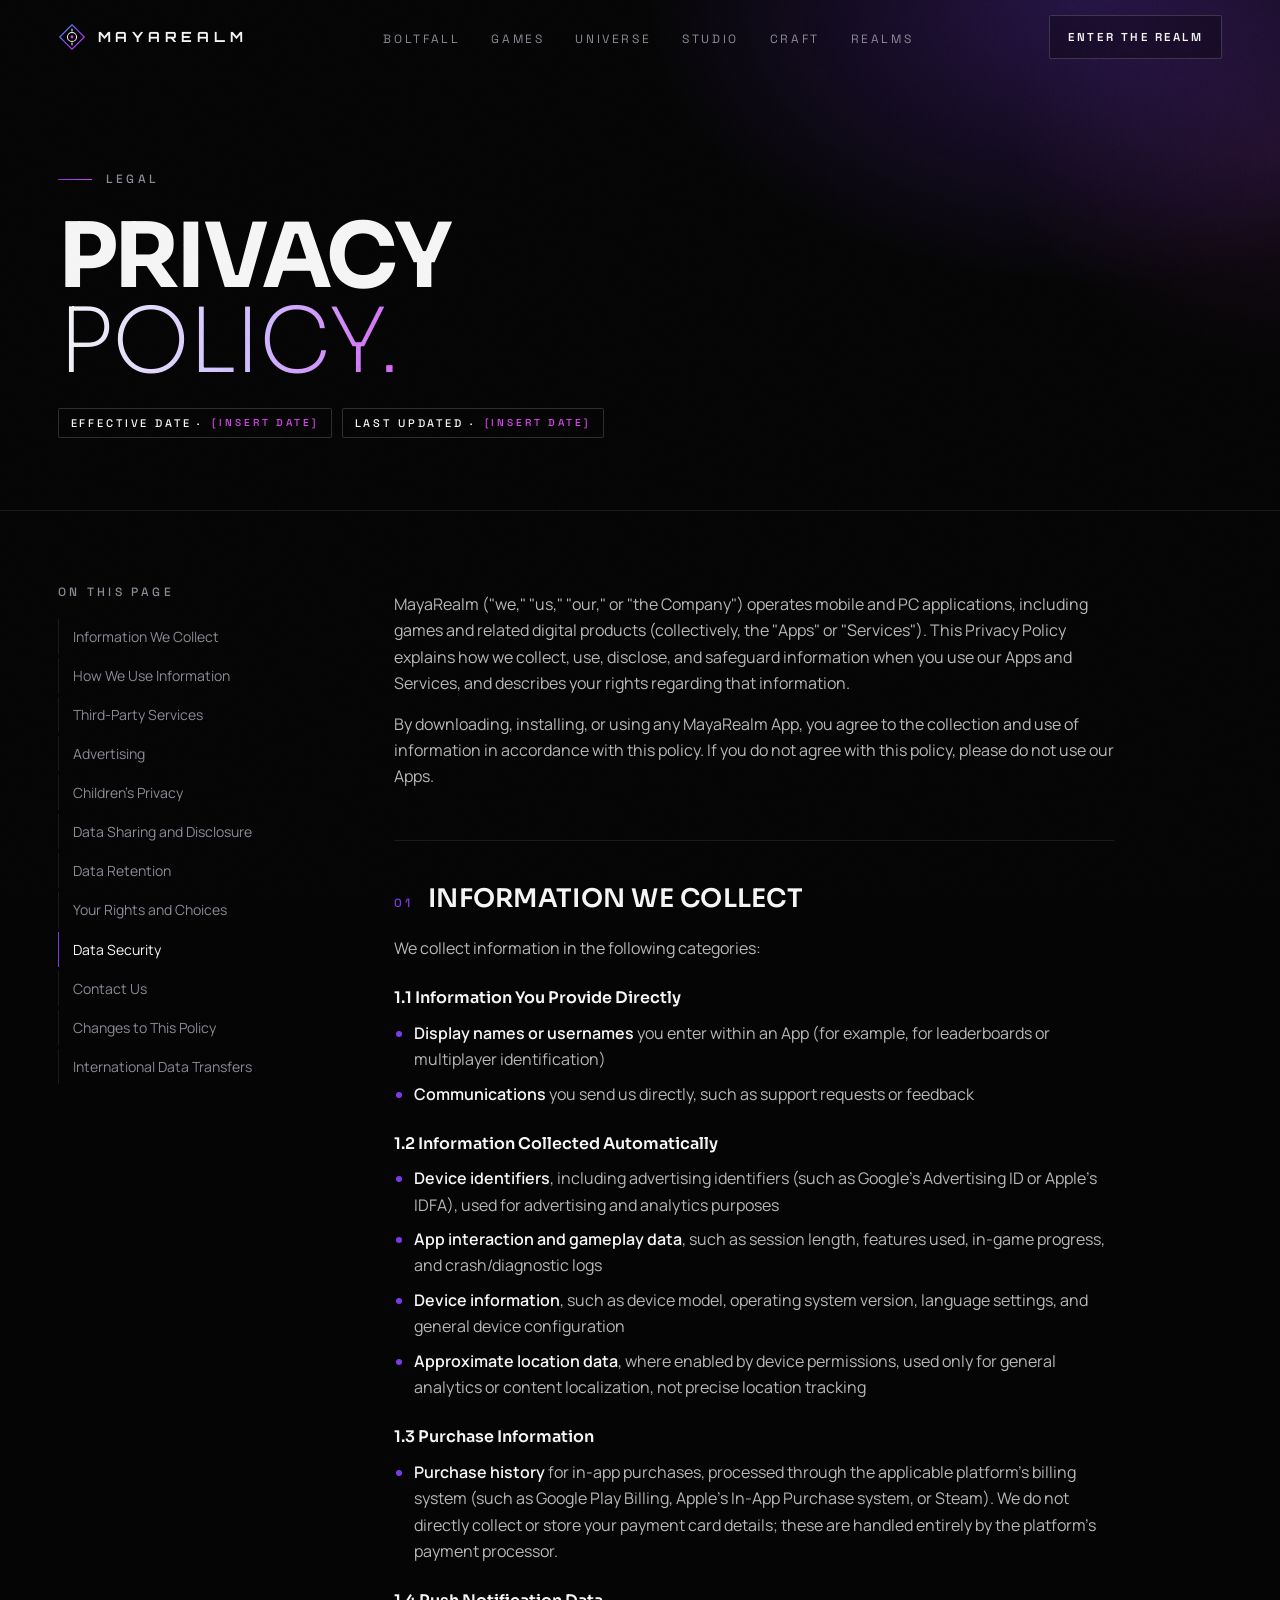
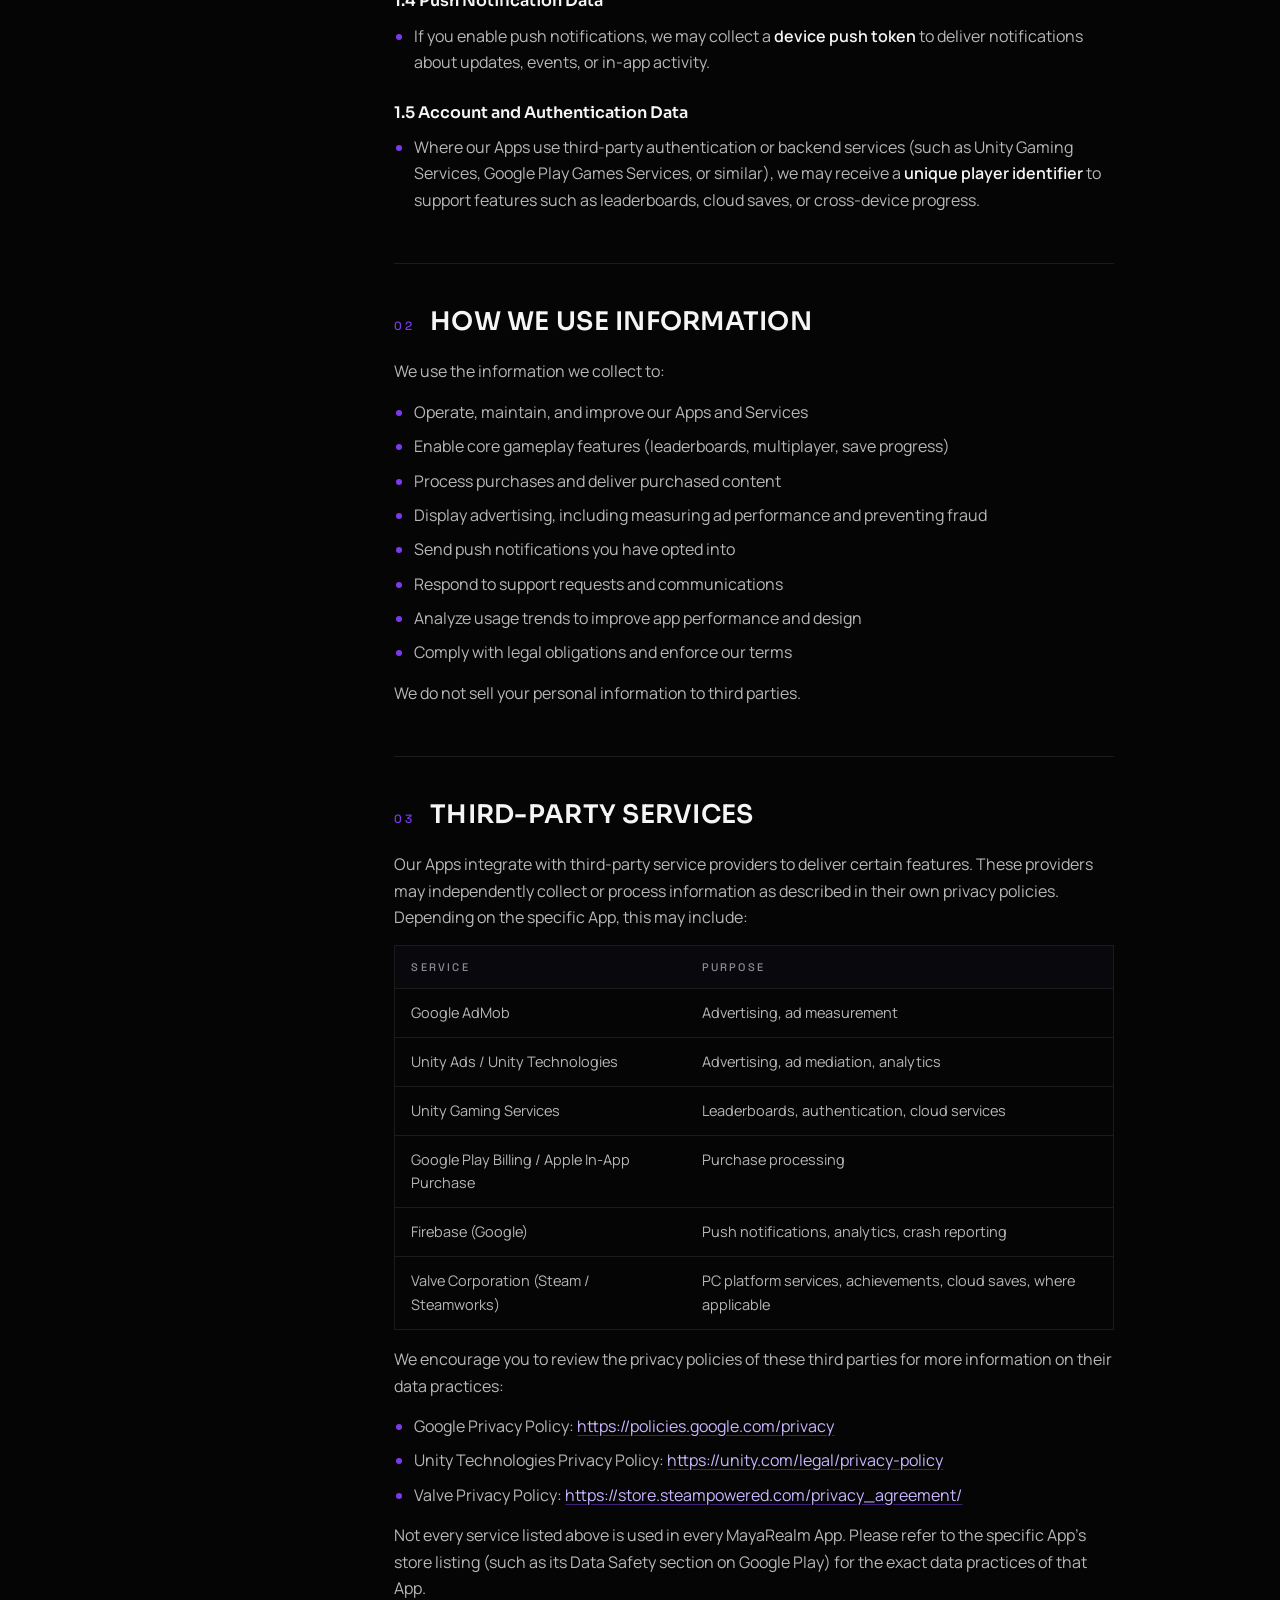
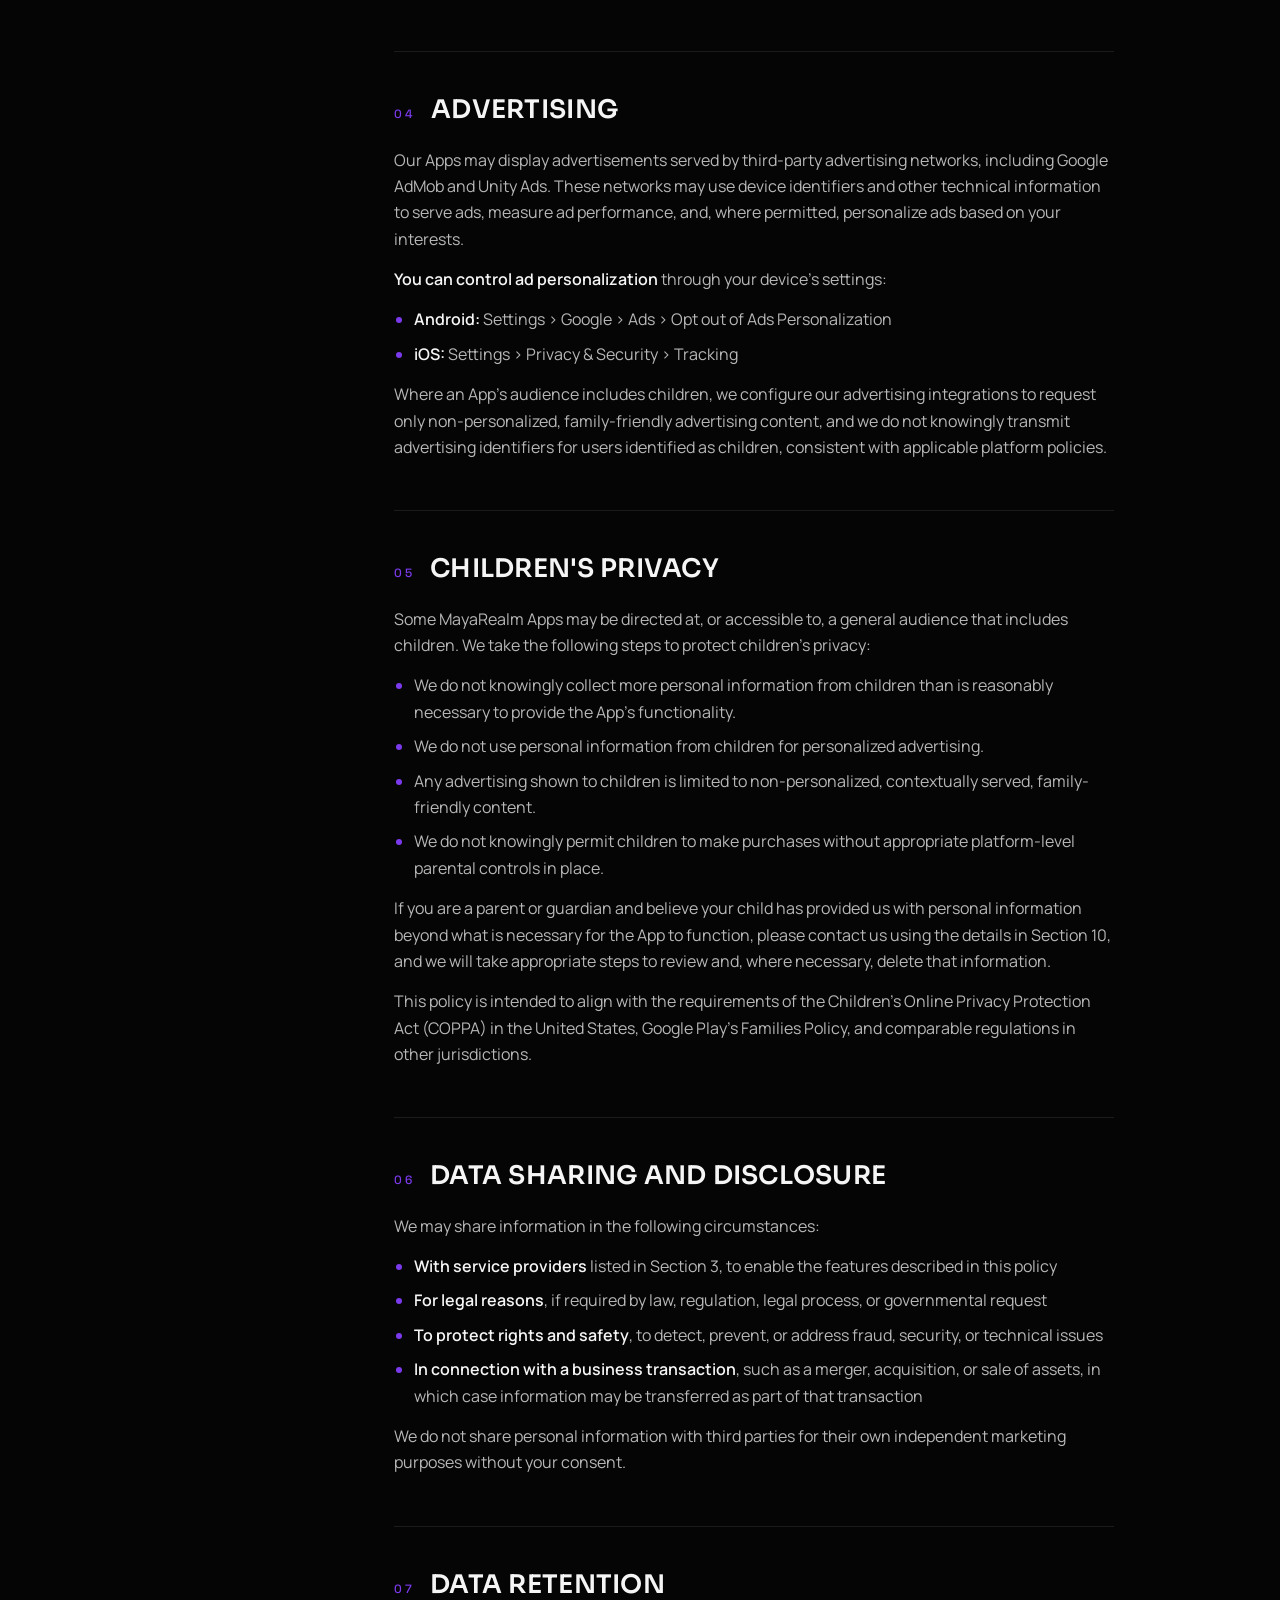
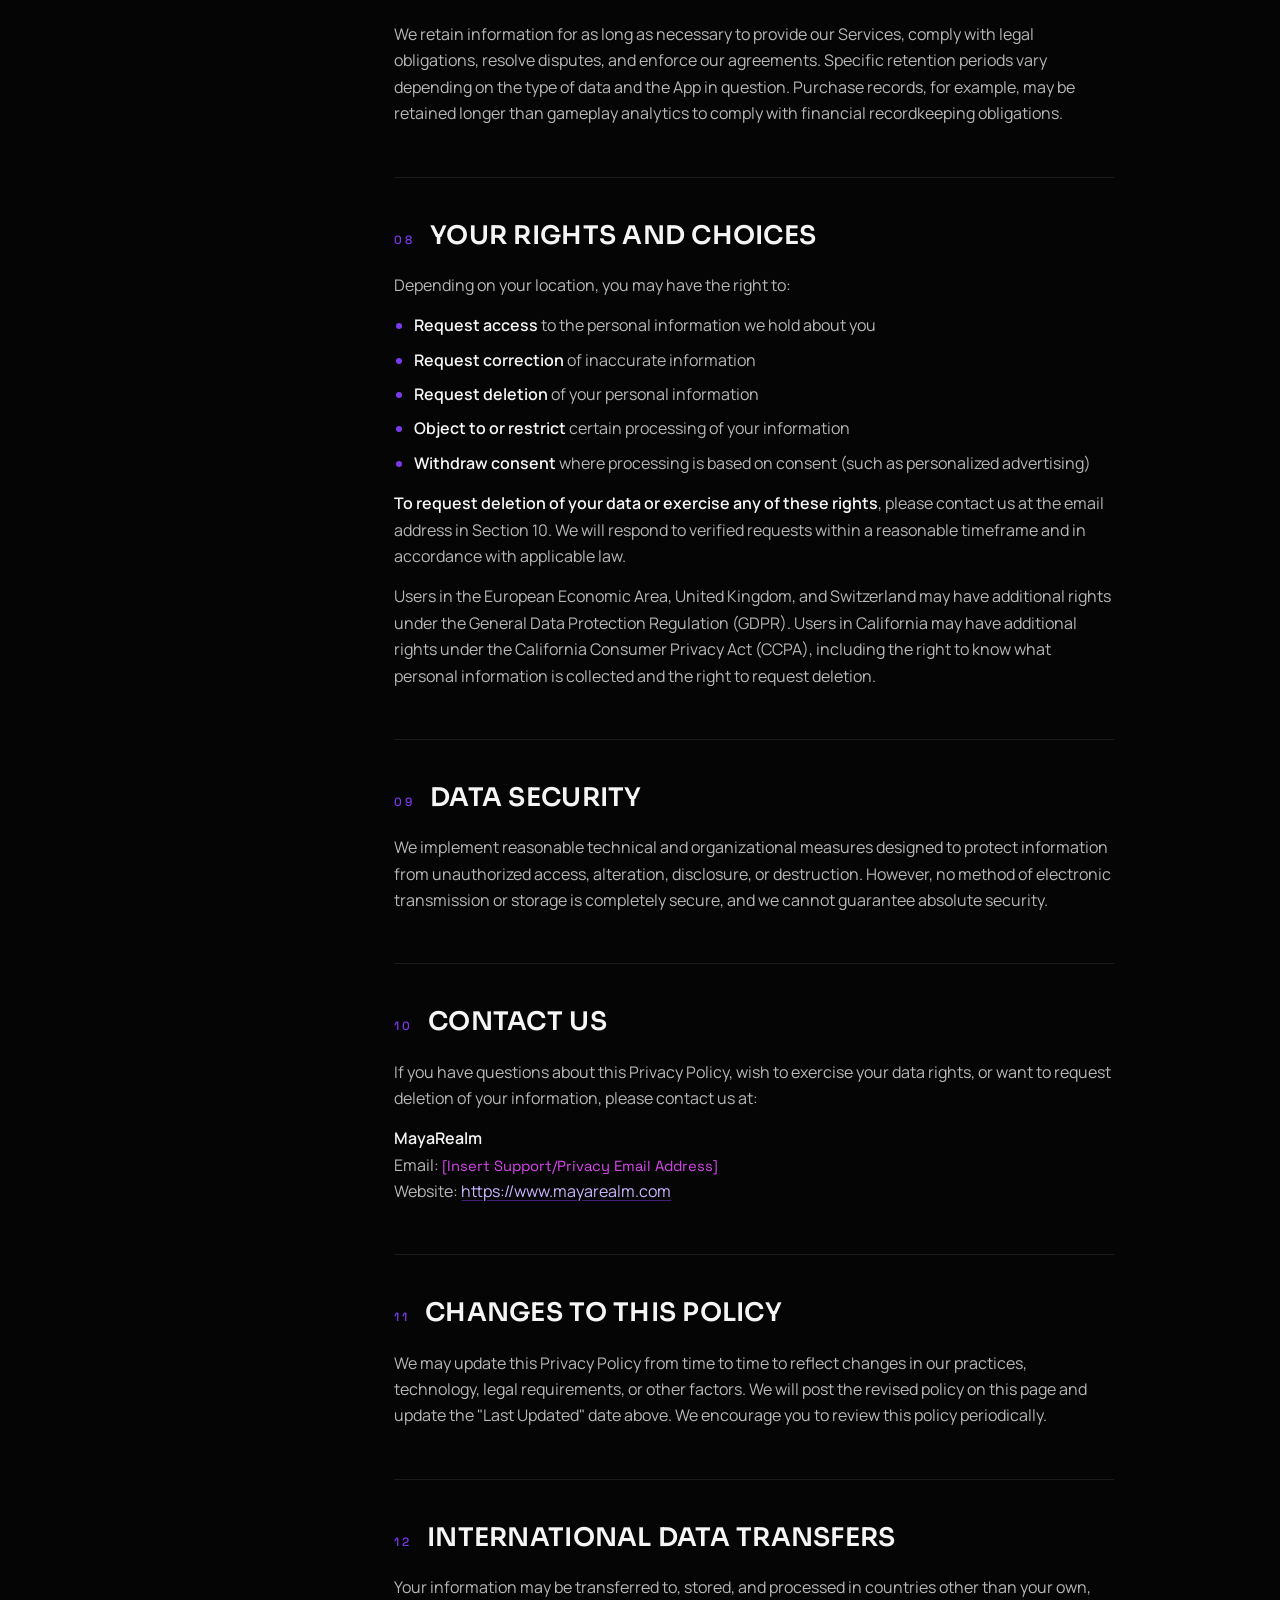
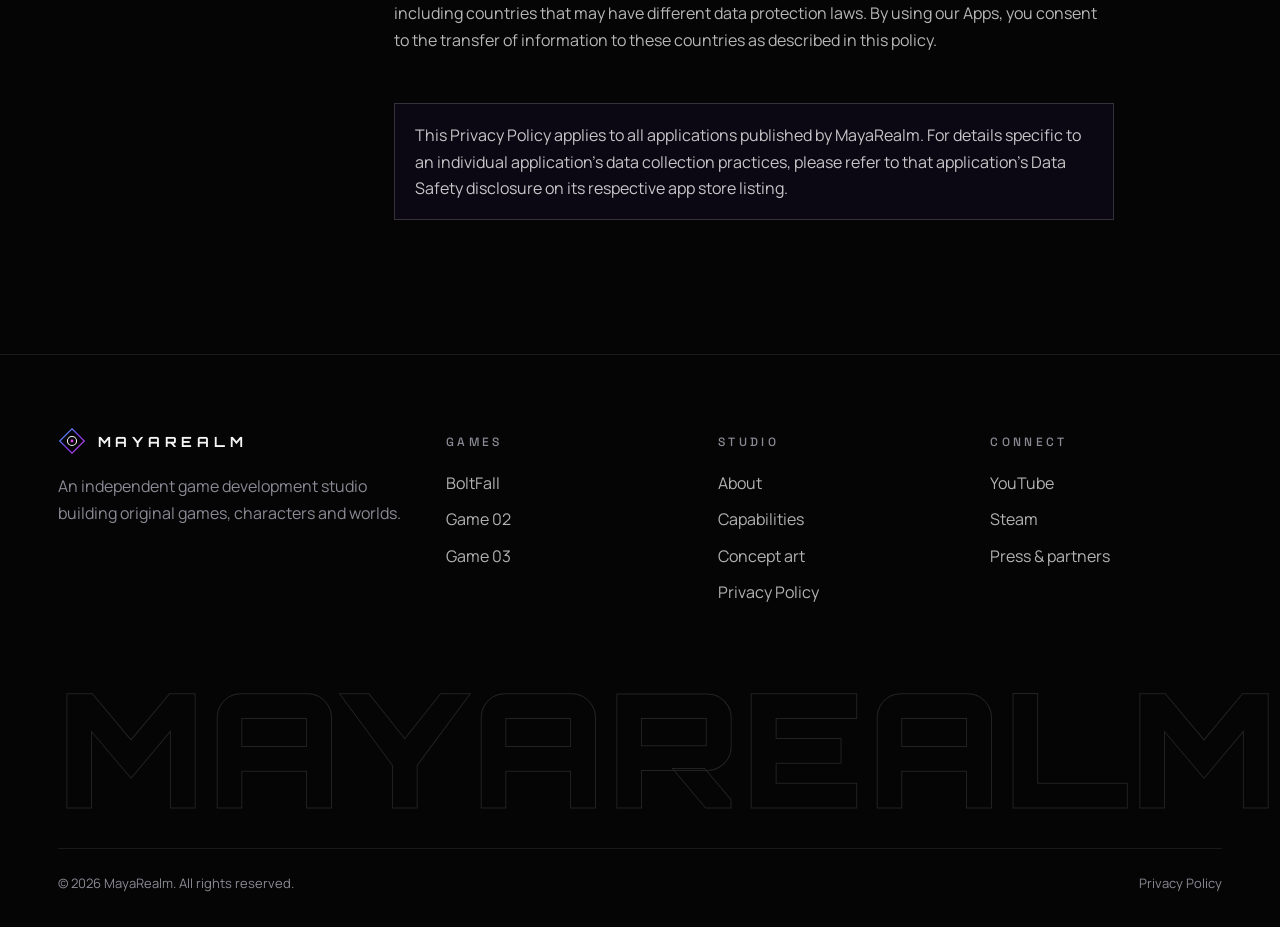
<file: privacy.html>
<!doctype html>
<html lang="en">
<head>
<meta charset="utf-8">
<meta name="viewport" content="width=device-width, initial-scale=1, viewport-fit=cover">
<title>Privacy Policy — MayaRealm</title>
<meta name="description" content="How MayaRealm collects, uses and protects information in its games and apps, including BoltFall.">
<meta name="theme-color" content="#050505">
<link rel="icon" href="Maya_Final_Logo.png" type="image">
<link rel="preconnect" href="https://fonts.googleapis.com">
<link rel="preconnect" href="https://fonts.gstatic.com" crossorigin>
<link rel="stylesheet" href="https://fonts.googleapis.com/css2?family=Manrope:wght@400;500;600;700&family=Orbitron:wght@500;700;800;900&family=Sora:wght@200;300;400;600;700;800&family=Space+Grotesk:wght@400;500;600&display=swap">
<style>
/* Layout: full-bleed cinematic canvases stacked as "realms", each one a scene; content sits on a 1360px wrap with wide gutters. One portal light per scene, everything else stays black. */
:root{
  --void:#050505; --char:#0B0B0F; --plum:#160D24;
  --violet:#7C3AED; --magenta:#D946EF; --ice:#38BDF8;
  --bone:#F5F5F5; --ash:#8A8A95;
  --line:rgba(245,245,245,.09); --line-2:rgba(245,245,245,.17);
  --f-display:'Sora','Segoe UI',system-ui,sans-serif;
  --f-mark:'Orbitron','Sora',system-ui,sans-serif;
  --f-body:'Manrope','Inter',system-ui,-apple-system,sans-serif;
  --f-label:'Space Grotesk',ui-monospace,'SFMono-Regular',Menlo,monospace;
  --gut:clamp(16px,4.5vw,64px);
  --ease:cubic-bezier(.2,.7,.1,1);
  color-scheme:dark;
}
*,*::before,*::after{box-sizing:border-box}
html{background:var(--void);scroll-behavior:smooth;-webkit-text-size-adjust:100%}
body{margin:0;background:var(--void);color:var(--bone);font-family:var(--f-body);font-size:16px;line-height:1.65;-webkit-font-smoothing:antialiased;overflow-x:hidden}
::selection{background:var(--violet);color:var(--bone)}
a{color:inherit;text-decoration:none}
button{font:inherit;color:inherit;background:none;border:0;cursor:pointer;padding:0}
canvas{display:block}
:focus-visible{outline:1px solid var(--ice);outline-offset:4px}
.wrap{width:100%;max-width:1360px;margin-inline:auto;padding-inline:var(--gut)}
.label{font-family:var(--f-label);font-size:12px;font-weight:500;letter-spacing:.28em;text-transform:uppercase;color:var(--ash)}
.h-display{font-family:var(--f-display);font-weight:700;text-transform:uppercase;letter-spacing:-.035em;line-height:.95;text-wrap:balance;margin:0}
.h-display .thin{font-weight:200;letter-spacing:-.02em;display:block}
.lede{color:var(--ash);font-size:clamp(16px,1.25vw,19px);max-width:52ch;margin:0;line-height:1.7}
.grad{background:linear-gradient(100deg,var(--bone) 0%,#cdbcff 50%,var(--magenta) 100%);-webkit-background-clip:text;background-clip:text;color:transparent}
.eyebrow{display:flex;align-items:center;gap:14px}
.eyebrow::before{content:"";width:34px;height:1px;background:linear-gradient(90deg,var(--violet),var(--magenta))}

/* buttons */
.btn{position:relative;display:inline-flex;align-items:center;justify-content:center;gap:14px;height:54px;padding-inline:26px;font-family:var(--f-label);font-size:12.5px;font-weight:600;letter-spacing:.22em;text-transform:uppercase;border-radius:2px;transition:transform .5s var(--ease),box-shadow .5s var(--ease),background .4s,color .4s,border-color .4s;white-space:nowrap}
.btn svg{width:16px;height:16px;flex:none;transition:transform .5s var(--ease)}
.btn:hover svg.arr{transform:translateX(4px)}
.btn-primary{background:var(--bone);color:var(--void)}
.btn-primary:hover{box-shadow:0 0 0 1px rgba(124,58,237,.7),0 12px 50px -8px rgba(124,58,237,.75),0 0 100px -20px rgba(217,70,239,.6)}
.btn-ghost{border:1px solid var(--line-2);color:var(--bone);background:rgba(5,5,5,.3);-webkit-backdrop-filter:blur(8px);backdrop-filter:blur(8px)}
.btn-ghost:hover{border-color:rgba(124,58,237,.85);background:rgba(22,13,36,.7)}
.btn-sm{height:44px;padding-inline:18px;font-size:11.5px}
.btn-row{display:flex;flex-wrap:wrap;gap:14px}
.chip{display:inline-flex;align-items:center;gap:10px;height:30px;padding-inline:12px;border:1px solid var(--line-2);border-radius:2px;font-family:var(--f-label);font-size:11px;font-weight:500;letter-spacing:.26em;text-transform:uppercase;color:var(--bone);background:rgba(5,5,5,.4);-webkit-backdrop-filter:blur(6px);backdrop-filter:blur(6px);white-space:nowrap}
.dot{width:6px;height:6px;border-radius:50%;background:var(--magenta);box-shadow:0 0 12px var(--magenta);animation:pulse 2.4s ease-in-out infinite;flex:none}
.dot.ice{background:var(--ice);box-shadow:0 0 12px var(--ice)}

/* nav */
.nav{position:fixed;inset:0 0 auto 0;z-index:60;padding-top:env(safe-area-inset-top,0px);transition:background .5s,border-color .5s;border-bottom:1px solid transparent}
.nav.scrolled{background:rgba(5,5,5,.74);-webkit-backdrop-filter:blur(14px) saturate(140%);backdrop-filter:blur(14px) saturate(140%);border-bottom-color:var(--line)}
.nav-in{display:flex;align-items:center;justify-content:space-between;height:74px;gap:24px}
.brand{display:flex;align-items:center;gap:12px;font-family:var(--f-mark);font-weight:700;font-size:14px;letter-spacing:.34em}
.brand svg{width:28px;height:28px;flex:none}
.nav-links{display:flex;gap:clamp(18px,2.4vw,34px);list-style:none;margin:0;padding:0}
.nav-links a{font-family:var(--f-label);font-size:12px;letter-spacing:.22em;text-transform:uppercase;color:var(--ash);transition:color .3s;position:relative;padding-block:6px}
.nav-links a::after{content:"";position:absolute;left:0;right:100%;bottom:0;height:1px;background:linear-gradient(90deg,var(--violet),var(--magenta));transition:right .5s var(--ease)}
.nav-links a:hover,.nav-links a.active{color:var(--bone)}
.nav-links a:hover::after,.nav-links a.active::after{right:0}
.burger{display:none;width:44px;height:44px;align-items:center;justify-content:center}
.burger span{display:block;width:22px;height:1px;background:var(--bone);position:relative;transition:background .3s}
.burger span::before,.burger span::after{content:"";position:absolute;left:0;width:22px;height:1px;background:var(--bone);transition:transform .4s var(--ease)}
.burger span::before{top:-7px}.burger span::after{top:7px}
.nav.open .burger span{background:transparent}
.nav.open .burger span::before{transform:translateY(7px) rotate(45deg)}
.nav.open .burger span::after{transform:translateY(-7px) rotate(-45deg)}
.mnav{display:none}
@media (max-width:980px){
  .nav-links,.nav-cta{display:none}
  .burger{display:inline-flex}
  .mnav{display:grid;padding-inline:var(--gut);max-height:0;overflow:hidden;transition:max-height .6s var(--ease)}
  .nav.open{background:rgba(5,5,5,.96)}
  .nav.open .mnav{max-height:560px;padding-bottom:28px}
  .mnav a{font-family:var(--f-display);font-size:26px;font-weight:300;text-transform:uppercase;padding-block:10px;border-bottom:1px solid var(--line)}
}

/* hero */
.hero{position:relative;min-height:100svh;display:grid;align-items:center;overflow:hidden;isolation:isolate}
.hero canvas{position:absolute;inset:0;width:100%;height:100%;z-index:-2}
.hero::before{content:"";position:absolute;inset:0;z-index:-1;background:linear-gradient(90deg,rgba(5,5,5,.93) 0%,rgba(5,5,5,.72) 30%,rgba(5,5,5,.14) 58%,rgba(5,5,5,0) 75%),linear-gradient(0deg,var(--void) 0%,rgba(5,5,5,0) 26%),linear-gradient(180deg,rgba(5,5,5,.6) 0%,rgba(5,5,5,0) 16%)}
.hero-content{padding-block:140px 160px;display:grid;gap:28px;justify-items:start;max-width:880px}
.stamp{display:flex;align-items:center;gap:18px;flex-wrap:wrap}
.stamp .mark{font-family:var(--f-mark);font-weight:800;font-size:clamp(14px,1.3vw,18px);letter-spacing:.52em}
.hero h1{font-size:clamp(2.45rem,7vw,6.8rem)}
.hero h1 .thin{margin-top:.08em}
.seq>*{animation:rise 1.6s var(--ease) both;animation-delay:calc(var(--i,0)*.14s + .25s)}
.hud{position:absolute;left:0;right:0;bottom:30px}
.hud .wrap{display:flex;justify-content:space-between;align-items:flex-end;gap:24px}
.hud-meta{display:flex;gap:34px;flex-wrap:wrap}
.hud-meta div{display:grid;gap:2px}
.hud-meta .label{font-size:10.5px}
.hud-meta b{font-family:var(--f-label);font-weight:500;font-size:12px;letter-spacing:.14em;color:var(--bone)}
.scroll-ind{position:absolute;left:50%;bottom:26px;transform:translateX(-50%);display:grid;justify-items:center;gap:10px}
.scroll-ind .mouse{width:22px;height:36px;border:1px solid rgba(245,245,245,.35);border-radius:12px;position:relative}
.scroll-ind .mouse::after{content:"";position:absolute;left:50%;top:7px;width:2px;height:7px;margin-left:-1px;border-radius:2px;background:var(--bone);animation:wheel 2.8s var(--ease) infinite}
.scroll-ind .label{font-size:10px;letter-spacing:.4em}
@media (max-width:820px){
  .hero{align-items:end}
  .hero::before{background:linear-gradient(0deg,var(--void) 0%,rgba(5,5,5,.9) 40%,rgba(5,5,5,.35) 64%,rgba(5,5,5,.15) 100%)}
  .hero-content{padding-block:50svh 120px}
  .hud-meta{display:none}
}

/* sections */
.sec{position:relative;padding-block:clamp(96px,12vw,176px)}
.sec-head{display:grid;gap:22px;margin-bottom:clamp(44px,6vw,84px)}
.sec-head h2{font-size:clamp(2.4rem,6vw,5.6rem)}
.js .rv{transform:translateY(34px);transition:transform 1.3s var(--ease)}
.js .rv.in{transform:none}

/* featured */
.feature{position:relative;min-height:min(1000px,100svh);display:grid;align-items:end;overflow:hidden;isolation:isolate;border-block:1px solid var(--line)}
.feature canvas{position:absolute;inset:0;width:100%;height:100%;z-index:-2}
.feature::before{content:"";position:absolute;inset:0;z-index:-1;background:linear-gradient(90deg,rgba(5,5,5,.94) 0%,rgba(5,5,5,.7) 32%,rgba(5,5,5,0) 62%),linear-gradient(0deg,rgba(5,5,5,.97) 0%,rgba(5,5,5,0) 40%),linear-gradient(180deg,var(--void) 0%,rgba(5,5,5,0) 18%)}
.feat-grid{display:grid;grid-template-columns:minmax(0,1.25fr) minmax(0,.75fr);gap:48px;align-items:end;padding-block:170px 44px}
.feat-copy{display:grid;gap:24px;justify-items:start;min-width:0}
.feat-title{position:relative;font-family:var(--f-mark);font-weight:900;font-size:clamp(2.6rem,6.8vw,7.2rem);line-height:.9;letter-spacing:.03em;margin:0;background:linear-gradient(180deg,#fff 0%,#ddd4ff 45%,#8b5cf6 100%);-webkit-background-clip:text;background-clip:text;color:transparent}
.feat-title::after{content:attr(data-text);position:absolute;inset:0;background:none;-webkit-text-fill-color:var(--ice);color:var(--ice);opacity:0;animation:glitch 7s steps(1) infinite}
.feat-head{font-family:var(--f-display);font-weight:600;font-size:clamp(1.3rem,2.4vw,2.1rem);letter-spacing:.06em;text-transform:uppercase;margin:0}
.feat-head span{color:var(--ash);font-weight:300}
.stats-panel{border:1px solid var(--line-2);background:rgba(8,8,12,.6);-webkit-backdrop-filter:blur(16px);backdrop-filter:blur(16px);padding:clamp(22px,2.4vw,32px);display:grid;gap:22px;min-width:0}
.stats-panel>.label{display:flex;justify-content:space-between;gap:12px}
.stat{display:grid;grid-template-columns:minmax(0,1fr) auto;gap:6px 16px;align-items:baseline}
.stat .sl{font-family:var(--f-label);font-size:12px;letter-spacing:.18em;text-transform:uppercase;color:var(--ash)}
.stat .sv{font-family:var(--f-display);font-weight:300;font-size:clamp(1.8rem,2.6vw,2.4rem);line-height:1;letter-spacing:-.03em;font-variant-numeric:tabular-nums}
.stat small{grid-column:1/-1;color:rgba(245,245,245,.5);font-size:13px}
.sbar{grid-column:1/-1;height:2px;background:var(--line);overflow:hidden}
.sbar i{display:block;height:100%;background:linear-gradient(90deg,var(--violet),var(--magenta),var(--ice));transform-origin:left;transform:scaleX(var(--v,1));transition:transform 1.8s var(--ease)}
.js .stats-panel:not(.in) .sbar i{transform:scaleX(0)}
.feat-meta{display:grid;grid-template-columns:repeat(4,minmax(0,1fr));border-top:1px solid var(--line);margin-bottom:40px}
.feat-meta>div{padding:22px 20px 0 0;display:grid;gap:8px;align-content:start;min-width:0}
.feat-meta b{font-family:var(--f-display);font-weight:400;font-size:15px;letter-spacing:.02em}
.plats{display:flex;flex-wrap:wrap;gap:8px 16px}
.plat{display:inline-flex;align-items:center;gap:7px;font-family:var(--f-display);font-size:15px}
.plat svg{width:17px;height:17px;stroke:var(--bone);fill:none;stroke-width:1.4;opacity:.85}
.play{width:22px;height:22px;border-radius:50%;border:1px solid currentColor;display:grid;place-items:center}
.play svg{width:8px;height:8px;fill:currentColor;margin-left:1px}
@media (max-width:980px){
  .feat-grid{grid-template-columns:minmax(0,1fr);padding-top:44svh}
  .feature::before{background:linear-gradient(0deg,rgba(5,5,5,.98) 0%,rgba(5,5,5,.86) 52%,rgba(5,5,5,.1) 78%),linear-gradient(180deg,var(--void) 0%,rgba(5,5,5,0) 14%)}
  .feat-meta{grid-template-columns:repeat(2,minmax(0,1fr))}
  .feat-meta>div{padding-bottom:20px}
}

/* worlds */
.worlds{display:grid;grid-template-columns:minmax(0,1.35fr) minmax(0,1fr);gap:20px}
.wcard{position:relative;overflow:hidden;border:1px solid var(--line);background:var(--char);min-height:350px;display:flex;flex-direction:column;justify-content:flex-end;isolation:isolate;transition:border-color .6s,box-shadow .8s var(--ease)}
.wcard.big{grid-row:span 2;min-height:720px}
.wcard canvas{position:absolute;inset:0;width:100%;height:100%;z-index:-3;transform:scale(1.01);filter:brightness(.7) saturate(.9);transition:transform 1.8s var(--ease),filter 1s var(--ease)}
.wcard::before{content:"";position:absolute;inset:0;z-index:-2;background:linear-gradient(0deg,rgba(5,5,5,.97) 0%,rgba(5,5,5,.6) 42%,rgba(5,5,5,0) 72%)}
.wcard.sealed::before{background:repeating-linear-gradient(0deg,rgba(245,245,245,.028) 0 1px,transparent 1px 3px),linear-gradient(0deg,rgba(5,5,5,.97) 0%,rgba(5,5,5,.6) 42%,rgba(5,5,5,0) 72%)}
.wcard::after{content:"";position:absolute;inset:0;z-index:-1;background:radial-gradient(120% 75% at 50% 112%,rgba(124,58,237,.5),rgba(217,70,239,.14) 45%,transparent 72%);opacity:0;transition:opacity 1s var(--ease)}
.wcard:hover canvas,.wcard:focus-within canvas{transform:scale(1.07);filter:brightness(1.05) saturate(1.1)}
.wcard:hover::after,.wcard:focus-within::after{opacity:1}
.wcard:hover{border-color:rgba(124,58,237,.55);box-shadow:0 40px 90px -50px rgba(124,58,237,.8)}
.wtop{position:absolute;top:0;left:0;right:0;display:flex;justify-content:space-between;align-items:center;gap:12px;padding:clamp(18px,2.4vw,28px)}
.explore{font-family:var(--f-label);font-size:12px;font-weight:600;letter-spacing:.28em;opacity:0;transform:translateX(-14px);transition:opacity .6s,transform .9s var(--ease)}
.wcard:hover .explore,.wcard:focus-within .explore{opacity:1;transform:none}
.wbody{padding:clamp(22px,3vw,40px);display:grid;gap:14px;justify-items:start}
.wtitle{font-family:var(--f-mark);font-weight:800;font-size:clamp(1.8rem,3.2vw,3rem);letter-spacing:.04em;line-height:1;margin:0;transition:letter-spacing 1s var(--ease),text-shadow 1s}
.wcard.big .wtitle{font-size:clamp(2.2rem,4.6vw,4.4rem)}
.wcard:hover .wtitle,.wcard:focus-within .wtitle{letter-spacing:.1em;text-shadow:0 0 40px rgba(124,58,237,.6)}
.wspecs{display:flex;flex-wrap:wrap;gap:6px 18px;font-family:var(--f-label);font-size:12px;letter-spacing:.16em;text-transform:uppercase;color:var(--ash)}
.wspecs span+span::before{content:"/";margin-right:18px;color:rgba(245,245,245,.25)}
.wdesc{color:rgba(245,245,245,.72);max-width:48ch;margin:0}
@media (max-width:900px){
  .worlds{grid-template-columns:minmax(0,1fr)}
  .wcard.big{grid-row:auto;min-height:580px}
  .wcard{min-height:440px}
}

/* universe */
.universe{position:relative;min-height:clamp(780px,100svh,1000px);display:grid;place-items:center;overflow:hidden;isolation:isolate;text-align:center}
.universe canvas{position:absolute;inset:0;width:100%;height:100%;z-index:-2}
.universe::before{content:"";position:absolute;inset:0;z-index:-1;background:radial-gradient(46% 42% at 50% 50%,rgba(5,5,5,.72),rgba(5,5,5,0) 72%),linear-gradient(180deg,var(--void) 0%,rgba(5,5,5,0) 16%,rgba(5,5,5,0) 84%,var(--void) 100%)}
.u-center{display:grid;gap:30px;justify-items:center;max-width:880px;padding-block:130px}
.u-center h2{font-size:clamp(2.5rem,7vw,6.4rem)}
.u-center .lede{text-align:center}
.kw{position:absolute;font-family:var(--f-label);font-size:11.5px;font-weight:500;letter-spacing:.34em;color:rgba(245,245,245,.62);padding:9px 14px;border:1px solid var(--line);background:rgba(5,5,5,.45);-webkit-backdrop-filter:blur(4px);backdrop-filter:blur(4px);animation:float 13s ease-in-out infinite alternate;white-space:nowrap}
.kw::before{content:"";display:inline-block;width:5px;height:5px;border-radius:50%;background:var(--c,var(--violet));margin-right:10px;vertical-align:middle;box-shadow:0 0 10px var(--c,var(--violet))}
@media (max-width:1280px){
  .kw-set{display:flex;flex-wrap:wrap;justify-content:center;gap:10px;max-width:520px}
  .kw{position:static;animation:none}
}

/* about */
.about-grid{display:grid;grid-template-columns:minmax(0,1fr) minmax(0,1fr);gap:clamp(40px,7vw,120px);align-items:center}
.core{position:relative;aspect-ratio:1/1;width:100%;max-width:100%;border:1px solid var(--line);background:#08070c;overflow:hidden}
.core canvas{position:absolute;inset:0;width:100%;height:100%}
.core .hudl{position:absolute;font-family:var(--f-label);font-size:10.5px;letter-spacing:.24em;text-transform:uppercase;color:rgba(245,245,245,.45)}
.core .tl{top:18px;left:20px}.core .tr{top:18px;right:20px}.core .bl{bottom:18px;left:20px}.core .br{bottom:18px;right:20px}
.core i{position:absolute;width:14px;height:14px;border-color:rgba(245,245,245,.35);border-style:solid;border-width:0}
.core i:nth-of-type(1){top:-1px;left:-1px;border-top-width:1px;border-left-width:1px}
.core i:nth-of-type(2){top:-1px;right:-1px;border-top-width:1px;border-right-width:1px}
.core i:nth-of-type(3){bottom:-1px;left:-1px;border-bottom-width:1px;border-left-width:1px}
.core i:nth-of-type(4){bottom:-1px;right:-1px;border-bottom-width:1px;border-right-width:1px}
.about-copy{display:grid;gap:26px;min-width:0}
.about-copy h2{font-size:clamp(2.2rem,4.8vw,4.5rem)}
.about-copy p{margin:0;color:rgba(245,245,245,.74);max-width:56ch;font-size:17px}
.about-copy p.first{color:var(--bone);font-size:clamp(18px,1.5vw,21px);line-height:1.6}
.stats{display:grid;grid-template-columns:repeat(3,minmax(0,1fr));border-top:1px solid var(--line);margin-top:12px}
.stats>div{padding:26px 16px 0 0;display:grid;gap:10px;min-width:0}
.num{font-family:var(--f-display);font-weight:200;font-size:clamp(2.6rem,5vw,4.4rem);line-height:1;letter-spacing:-.04em;font-variant-numeric:tabular-nums}
.num em{font-style:normal;color:var(--magenta);font-weight:300}
@media (max-width:900px){.about-grid{grid-template-columns:minmax(0,1fr)}}

/* craft */
.craft-head{display:grid;grid-template-columns:minmax(0,1.2fr) minmax(0,.8fr);gap:40px;align-items:end;margin-bottom:clamp(44px,6vw,80px)}
.craft-head h2{font-size:clamp(2.4rem,6vw,5.6rem)}
.caps{display:grid;grid-template-columns:repeat(3,minmax(0,1fr));gap:1px;background:var(--line);border:1px solid var(--line)}
.cap{--mx:50%;--my:0%;background:var(--void);padding:clamp(28px,3vw,44px);display:flex;flex-direction:column;gap:18px;min-height:300px;position:relative;overflow:hidden;isolation:isolate;transition:background .7s}
.cap::before{content:"";position:absolute;inset:0;z-index:-1;background:radial-gradient(420px circle at var(--mx) var(--my),rgba(124,58,237,.2),transparent 60%);opacity:0;transition:opacity .6s}
.cap:hover{background:#08060d}
.cap:hover::before{opacity:1}
.cap svg{width:46px;height:46px;stroke:var(--bone);stroke-width:1.1;fill:none;stroke-linecap:round;stroke-linejoin:round;opacity:.82;transition:stroke .6s,filter .6s,opacity .6s,transform .9s var(--ease)}
.cap:hover svg{stroke:#c9b6ff;opacity:1;filter:drop-shadow(0 0 7px rgba(124,58,237,.95)) drop-shadow(0 0 18px rgba(217,70,239,.45));transform:translateY(-3px)}
.cap h3{font-family:var(--f-display);font-weight:600;font-size:19px;letter-spacing:.08em;text-transform:uppercase;margin:12px 0 0}
.cap p{margin:0;color:var(--ash);max-width:34ch}
.cap .tools{margin-top:auto;padding-top:14px;border-top:1px solid var(--line);font-family:var(--f-label);font-size:11.5px;letter-spacing:.14em;text-transform:uppercase;color:rgba(245,245,245,.5)}
@media (max-width:1000px){.caps{grid-template-columns:repeat(2,minmax(0,1fr))}.craft-head{grid-template-columns:minmax(0,1fr)}}
@media (max-width:620px){.caps{grid-template-columns:minmax(0,1fr)}.cap{min-height:0}}

/* realms gallery */
.realms-head{display:flex;justify-content:space-between;align-items:flex-end;gap:28px;flex-wrap:wrap;margin-bottom:clamp(36px,5vw,64px)}
.realms-head h2{font-size:clamp(2.4rem,6vw,5.6rem)}
.ctrls{display:flex;align-items:center;gap:14px}
.ctrl{width:54px;height:54px;border:1px solid var(--line-2);border-radius:50%;display:grid;place-items:center;transition:border-color .4s,background .4s}
.ctrl:hover{border-color:rgba(124,58,237,.9);background:rgba(22,13,36,.7)}
.ctrl svg{width:18px;height:18px;stroke:var(--bone);fill:none;stroke-width:1.4}
.counter{font-family:var(--f-label);font-size:13px;letter-spacing:.2em;font-variant-numeric:tabular-nums;color:var(--ash);min-width:80px;text-align:center}
.counter b{color:var(--bone);font-weight:500}
.track{display:flex;gap:20px;overflow-x:auto;scroll-snap-type:x mandatory;--pad:max(var(--gut),calc((100% - 1360px)/2 + var(--gut)));padding-inline:var(--pad);scroll-padding-inline:var(--pad);padding-block:10px 30px;scrollbar-width:none;cursor:grab;outline-offset:-2px}
.track::-webkit-scrollbar{display:none}
.track.drag{cursor:grabbing;scroll-snap-type:none}
.track.drag .rcard{pointer-events:none}
.rcard{--rx:0deg;--ry:0deg;flex:0 0 clamp(270px,27vw,380px);max-width:calc(100% - 2*var(--gut));aspect-ratio:3/4.3;scroll-snap-align:start;position:relative;border:1px solid var(--line);overflow:hidden;isolation:isolate;display:flex;flex-direction:column;justify-content:flex-end;transform:perspective(1000px) rotateX(var(--rx)) rotateY(var(--ry));transition:transform .6s var(--ease),border-color .6s,box-shadow .8s}
.rcard canvas{position:absolute;inset:0;width:100%;height:100%;z-index:-2;transition:transform 1.6s var(--ease),filter 1s;filter:brightness(.85)}
.rcard::before{content:"";position:absolute;inset:0;z-index:-1;background:linear-gradient(0deg,rgba(5,5,5,.95) 0%,rgba(5,5,5,.5) 34%,rgba(5,5,5,0) 58%)}
.rcard:hover{border-color:rgba(124,58,237,.55);box-shadow:0 40px 80px -50px rgba(124,58,237,.9)}
.rcard:hover canvas{transform:scale(1.05);filter:brightness(1.05)}
.rbody{padding:24px;display:grid;gap:10px}
.rtag{display:flex;justify-content:space-between;gap:10px}
.rtag .label{font-size:10.5px}
.rname{font-family:var(--f-display);font-weight:700;font-size:clamp(1.4rem,2vw,1.75rem);letter-spacing:-.01em;text-transform:uppercase;line-height:1.05;margin:0}
.rdesc{margin:0;font-size:14.5px;color:rgba(245,245,245,.6);transition:color .6s}
.rcard:hover .rdesc{color:rgba(245,245,245,.85)}
.progress{height:1px;background:var(--line);position:relative;margin-top:8px}
.progress i{position:absolute;left:0;top:0;bottom:0;width:var(--p,20%);background:linear-gradient(90deg,var(--violet),var(--magenta));transition:width .3s}

/* enter */
.enter{position:relative;overflow:hidden;isolation:isolate;text-align:center;padding-block:clamp(130px,17vw,230px);border-top:1px solid var(--line)}
.enter::before{content:"";position:absolute;inset:0;z-index:-2;background:radial-gradient(38% 46% at 50% 58%,rgba(124,58,237,.28),rgba(217,70,239,.06) 55%,transparent 75%)}
.ring{position:absolute;left:50%;top:56%;width:var(--s);aspect-ratio:1;border-radius:50%;border:1px solid rgba(124,58,237,.22);transform:translate(-50%,-50%);z-index:-1;pointer-events:none}
.ring::after{content:"";position:absolute;inset:-1px;border-radius:50%;background:conic-gradient(from 0deg,transparent 0 70%,rgba(217,70,239,.9) 78%,transparent 86%);-webkit-mask:radial-gradient(farthest-side,transparent calc(100% - 1.5px),#000 calc(100% - 1px));mask:radial-gradient(farthest-side,transparent calc(100% - 1.5px),#000 calc(100% - 1px));animation:spin var(--d,18s) linear infinite}
.enter-in{display:grid;gap:30px;justify-items:center}
.enter h2{font-size:clamp(2.8rem,9.6vw,9.4rem)}
.enter .sub{font-family:var(--f-display);font-weight:200;font-size:clamp(1.1rem,2.4vw,2rem);letter-spacing:.24em;text-transform:uppercase;color:var(--ash);margin:0}
.enter .btn-row{justify-content:center}

/* footer */
.foot{position:relative;overflow:hidden;border-top:1px solid var(--line);padding-block:72px 32px}
.foot-grid{display:grid;grid-template-columns:minmax(0,1.5fr) repeat(3,minmax(0,1fr));gap:40px}
.foot p{color:var(--ash);margin:18px 0 0;max-width:36ch}
.foot ul{list-style:none;margin:16px 0 0;padding:0;display:grid;gap:10px}
.foot ul a{color:rgba(245,245,245,.72);transition:color .3s}
.foot ul a:hover{color:var(--bone)}
.foot-word{font-family:var(--f-mark);font-weight:900;font-size:clamp(3rem,12.4vw,12.5rem);line-height:.9;letter-spacing:.02em;color:transparent;-webkit-text-stroke:1px rgba(245,245,245,.12);margin:72px 0 0;white-space:nowrap;text-align:center;user-select:none}
.foot-bottom{display:flex;justify-content:space-between;flex-wrap:wrap;gap:12px 24px;margin-top:28px;padding-top:24px;border-top:1px solid var(--line);color:var(--ash);font-size:13px}
@media (max-width:820px){.foot-grid{grid-template-columns:repeat(2,minmax(0,1fr))}.foot-grid>div:first-child{grid-column:1/-1}}

/* dialog + toast */
dialog.modal{width:min(980px,calc(100% - 32px));max-height:calc(100svh - 32px);padding:0;border:1px solid var(--line-2);background:var(--char);color:var(--bone);border-radius:2px;overflow:auto}
dialog.modal::backdrop{background:rgba(5,5,5,.82);-webkit-backdrop-filter:blur(8px);backdrop-filter:blur(8px)}
.mclose{position:absolute;top:14px;right:14px;z-index:3;width:44px;height:44px;display:grid;place-items:center;border:1px solid var(--line-2);border-radius:50%;background:rgba(5,5,5,.6)}
.mclose svg{width:16px;height:16px;stroke:var(--bone);stroke-width:1.5}
.screen{position:relative;aspect-ratio:16/9;width:100%;max-width:100%;background:#050505;overflow:hidden}
.screen canvas{position:absolute;inset:0;width:100%;height:100%}
.screen .over{position:absolute;inset:0;display:grid;place-items:center;align-content:center;gap:14px;text-align:center;background:radial-gradient(60% 60% at 50% 50%,rgba(5,5,5,.2),rgba(5,5,5,.75));padding:24px}
.bigplay{width:78px;height:78px;border-radius:50%;border:1px solid rgba(245,245,245,.6);display:grid;place-items:center;box-shadow:0 0 60px rgba(124,58,237,.6)}
.bigplay svg{width:22px;height:22px;fill:var(--bone);margin-left:4px}
.mbody{padding:clamp(22px,3.5vw,44px);display:grid;gap:18px}
.mbody h3{font-family:var(--f-mark);font-weight:800;font-size:clamp(1.6rem,3.6vw,2.6rem);letter-spacing:.05em;margin:0}
.feats{display:grid;grid-template-columns:repeat(2,minmax(0,1fr));gap:1px;background:var(--line);border:1px solid var(--line);margin-top:8px}
.feats div{background:var(--char);padding:22px;display:grid;gap:6px}
.feats b{font-family:var(--f-display);font-weight:600;font-size:15px;letter-spacing:.06em;text-transform:uppercase}
.feats span{color:var(--ash);font-size:14.5px}
@media (max-width:640px){.feats{grid-template-columns:minmax(0,1fr)}}
.toast{position:fixed;left:50%;bottom:calc(24px + env(safe-area-inset-bottom,0px));z-index:80;transform:translate(-50%,20px);opacity:0;pointer-events:none;transition:opacity .4s,transform .6s var(--ease);background:rgba(11,11,15,.92);border:1px solid var(--line-2);padding:14px 20px;font-family:var(--f-label);font-size:12.5px;letter-spacing:.12em;max-width:calc(100% - 32px);text-align:center}
.toast.show{opacity:1;transform:translate(-50%,0)}
#grain{position:fixed;inset:0;pointer-events:none;z-index:70;opacity:.06;mix-blend-mode:overlay;animation:grain .9s steps(5) infinite}

@keyframes rise{from{opacity:0;transform:translateY(22px);filter:blur(8px)}to{opacity:1;transform:none;filter:none}}
@keyframes pulse{0%,100%{opacity:1}50%{opacity:.35}}
@keyframes wheel{0%{transform:translateY(0);opacity:0}25%{opacity:1}70%{transform:translateY(12px);opacity:0}100%{opacity:0}}
@keyframes float{from{transform:translate3d(0,0,0)}to{transform:translate3d(10px,-22px,0)}}
@keyframes spin{to{transform:rotate(360deg)}}
@keyframes grain{0%{background-position:0 0}20%{background-position:-40px 30px}40%{background-position:30px -50px}60%{background-position:-60px -20px}80%{background-position:50px 60px}100%{background-position:0 0}}
@keyframes glitch{0%,92%,100%{opacity:0;transform:none;clip-path:inset(0 0 0 0)}93%{opacity:.8;transform:translate(3px,-1px);clip-path:inset(12% 0 64% 0)}94.5%{opacity:.7;transform:translate(-4px,1px);clip-path:inset(58% 0 18% 0)}96%{opacity:.5;transform:translate(2px,0);clip-path:inset(36% 0 44% 0)}}
@media (prefers-reduced-motion:reduce){
  *,*::before,*::after{animation-duration:.001ms!important;animation-iteration-count:1!important;animation-delay:0s!important;transition-duration:.001ms!important}
  html{scroll-behavior:auto}
  .feat-title::after{display:none}
}

/* ===== Privacy Policy page ===== */
.foot-legal{color:var(--ash);transition:color .3s}
.foot-legal:hover{color:var(--bone)}
.legal-hero{position:relative;overflow:hidden;isolation:isolate;padding-block:170px 72px;border-bottom:1px solid var(--line)}
.legal-hero::before{content:"";position:absolute;inset:0;z-index:-1;background:radial-gradient(50% 80% at 85% 0%,rgba(124,58,237,.28),transparent 70%),radial-gradient(30% 60% at 100% 30%,rgba(217,70,239,.1),transparent 70%)}
.legal-hero .wrap{display:grid;gap:24px;justify-items:start}
.legal-hero h1{font-size:clamp(2.6rem,7vw,6rem)}
.legal-meta{display:flex;flex-wrap:wrap;gap:10px}
.legal-grid{display:grid;grid-template-columns:minmax(0,260px) minmax(0,1fr);gap:clamp(32px,6vw,96px);padding-block:72px 120px;align-items:start}
.toc{position:sticky;top:calc(96px + env(safe-area-inset-top,0px));display:grid;gap:4px}
.toc .label{margin-bottom:12px}
.toc a{font-size:14px;color:var(--ash);padding:6px 0 6px 14px;border-left:1px solid var(--line);transition:color .3s,border-color .3s}
.toc a:hover,.toc a.active{color:var(--bone);border-left-color:var(--violet)}
.legal{max-width:72ch;min-width:0}
.legal section{padding-block:8px 36px;scroll-margin-top:100px}
.legal section+section{border-top:1px solid var(--line);padding-top:36px}
.legal h2{font-family:var(--f-display);font-weight:600;font-size:clamp(1.3rem,2vw,1.6rem);letter-spacing:.01em;text-transform:uppercase;margin:0 0 16px;display:flex;gap:16px;align-items:baseline}
.legal h2 span{font-family:var(--f-label);font-size:12px;font-weight:500;letter-spacing:.2em;color:var(--violet)}
.legal h3{font-family:var(--f-display);font-weight:600;font-size:16px;margin:24px 0 8px;color:var(--bone)}
.legal p,.legal li{color:rgba(245,245,245,.74)}
.legal p{margin:0 0 14px}
.legal ul{margin:0 0 14px;padding-left:20px;display:grid;gap:8px}
.legal li::marker{color:var(--violet)}
.legal strong{color:var(--bone);font-weight:600}
.legal a{color:#c9b6ff;text-decoration:underline;text-decoration-color:rgba(124,58,237,.5);text-underline-offset:3px}
.legal a:hover{color:var(--bone)}
.legal .note{border:1px solid var(--line-2);background:rgba(22,13,36,.45);padding:18px 20px;margin:0 0 14px;color:rgba(245,245,245,.8)}
.tbl{overflow-x:auto;margin:6px 0 16px;border:1px solid var(--line)}
.tbl table{width:100%;border-collapse:collapse;font-size:14.5px;min-width:560px}
.tbl th,.tbl td{text-align:left;padding:12px 16px;border-bottom:1px solid var(--line);vertical-align:top}
.tbl th{font-family:var(--f-label);font-size:11px;font-weight:500;letter-spacing:.2em;text-transform:uppercase;color:var(--ash);background:rgba(11,11,15,.8)}
.tbl td{color:rgba(245,245,245,.74)}
.tbl tr:last-child td{border-bottom:0}
.ph{color:var(--magenta);font-family:var(--f-label);font-size:.92em}
@media (max-width:900px){.legal-grid{grid-template-columns:minmax(0,1fr)}.toc{position:static}}
.legal a,.legal p{overflow-wrap:anywhere}

</style>
</head>
<body>
<div id="grain" aria-hidden="true"></div>
<header class="nav" id="nav">
  <div class="wrap nav-in">
    <a href="/" class="brand" aria-label="MayaRealm home">
      <svg viewBox="0 0 32 32" fill="none" aria-hidden="true"><defs><linearGradient id="bm" x1="0" y1="0" x2="1" y2="1"><stop offset="0" stop-color="#38BDF8"/><stop offset=".5" stop-color="#7C3AED"/><stop offset="1" stop-color="#D946EF"/></linearGradient></defs><path d="M16 2 30 16 16 30 2 16Z" stroke="url(#bm)" stroke-width="1.4"/><circle cx="16" cy="16" r="5.2" stroke="#F5F5F5" stroke-width="1.2"/><circle cx="16" cy="16" r="1.6" fill="#D946EF"/><path d="M16 6.5v3.2M16 22.3v3.2" stroke="#F5F5F5" stroke-width="1.2"/></svg>
      MAYAREALM
    </a>
    <ul class="nav-links">
      <li><a href="/#boltfall">BoltFall</a></li>
      <li><a href="/#worlds">Games</a></li>
      <li><a href="/#universe">Universe</a></li>
      <li><a href="/#studio">Studio</a></li>
      <li><a href="/#craft">Craft</a></li>
      <li><a href="/#realms">Realms</a></li>
    </ul>
    <a href="/#enter" class="btn btn-ghost btn-sm nav-cta">Enter the realm</a>
    <button class="burger" id="burger" aria-label="Open menu" aria-expanded="false"><span></span></button>
  </div>
  <nav class="mnav" aria-label="Mobile">
    <a href="/#boltfall">BoltFall</a><a href="/#worlds">Games</a><a href="/#universe">Universe</a><a href="/#studio">Studio</a><a href="/#craft">Craft</a><a href="/#realms">Realms</a><a href="/#enter">Enter the realm</a><a href="/privacy">Privacy Policy</a>
  </nav>
</header>
<main id="top">
  <header class="legal-hero">
    <div class="wrap">
      <span class="label eyebrow">Legal</span>
      <h1 class="h-display">Privacy <span class="thin grad">Policy.</span></h1>
      <div class="legal-meta"><span class="chip">Effective date · <span class="ph">[Insert Date]</span></span><span class="chip">Last updated · <span class="ph">[Insert Date]</span></span></div>
    </div>
  </header>
  <div class="wrap legal-grid">
    <nav class="toc" aria-label="Policy sections"><span class="label">On this page</span><a href="#s1">Information We Collect</a><a href="#s2">How We Use Information</a><a href="#s3">Third-Party Services</a><a href="#s4">Advertising</a><a href="#s5">Children&#x27;s Privacy</a><a href="#s6">Data Sharing and Disclosure</a><a href="#s7">Data Retention</a><a href="#s8">Your Rights and Choices</a><a href="#s9">Data Security</a><a href="#s10">Contact Us</a><a href="#s11">Changes to This Policy</a><a href="#s12">International Data Transfers</a></nav>
    <article class="legal">
      <section><p>MayaRealm ("we," "us," "our," or "the Company") operates mobile and PC applications, including games and related digital products (collectively, the "Apps" or "Services"). This Privacy Policy explains how we collect, use, disclose, and safeguard information when you use our Apps and Services, and describes your rights regarding that information.</p><p>By downloading, installing, or using any MayaRealm App, you agree to the collection and use of information in accordance with this policy. If you do not agree with this policy, please do not use our Apps.</p></section>
<section id="s1"><h2><span>01</span>Information We Collect</h2>
<p>We collect information in the following categories:</p>
<h3>1.1 Information You Provide Directly</h3>
<ul>
<li><strong>Display names or usernames</strong> you enter within an App (for example, for leaderboards or multiplayer identification)</li>
<li><strong>Communications</strong> you send us directly, such as support requests or feedback</li>
</ul>
<h3>1.2 Information Collected Automatically</h3>
<ul>
<li><strong>Device identifiers</strong>, including advertising identifiers (such as Google's Advertising ID or Apple's IDFA), used for advertising and analytics purposes</li>
<li><strong>App interaction and gameplay data</strong>, such as session length, features used, in-game progress, and crash/diagnostic logs</li>
<li><strong>Device information</strong>, such as device model, operating system version, language settings, and general device configuration</li>
<li><strong>Approximate location data</strong>, where enabled by device permissions, used only for general analytics or content localization, not precise location tracking</li>
</ul>
<h3>1.3 Purchase Information</h3>
<ul>
<li><strong>Purchase history</strong> for in-app purchases, processed through the applicable platform's billing system (such as Google Play Billing, Apple's In-App Purchase system, or Steam). We do not directly collect or store your payment card details; these are handled entirely by the platform's payment processor.</li>
</ul>
<h3>1.4 Push Notification Data</h3>
<ul>
<li>If you enable push notifications, we may collect a <strong>device push token</strong> to deliver notifications about updates, events, or in-app activity.</li>
</ul>
<h3>1.5 Account and Authentication Data</h3>
<ul>
<li>Where our Apps use third-party authentication or backend services (such as Unity Gaming Services, Google Play Games Services, or similar), we may receive a <strong>unique player identifier</strong> to support features such as leaderboards, cloud saves, or cross-device progress.</li>
</ul>
</section>
<section id="s2"><h2><span>02</span>How We Use Information</h2>
<p>We use the information we collect to:</p>
<ul>
<li>Operate, maintain, and improve our Apps and Services</li>
<li>Enable core gameplay features (leaderboards, multiplayer, save progress)</li>
<li>Process purchases and deliver purchased content</li>
<li>Display advertising, including measuring ad performance and preventing fraud</li>
<li>Send push notifications you have opted into</li>
<li>Respond to support requests and communications</li>
<li>Analyze usage trends to improve app performance and design</li>
<li>Comply with legal obligations and enforce our terms</li>
</ul>
<p>We do not sell your personal information to third parties.</p>
</section>
<section id="s3"><h2><span>03</span>Third-Party Services</h2>
<p>Our Apps integrate with third-party service providers to deliver certain features. These providers may independently collect or process information as described in their own privacy policies. Depending on the specific App, this may include:</p>
<div class="tbl"><table><thead><tr><th>Service</th><th>Purpose</th></tr></thead><tbody><tr><td>Google AdMob</td><td>Advertising, ad measurement</td></tr><tr><td>Unity Ads / Unity Technologies</td><td>Advertising, ad mediation, analytics</td></tr><tr><td>Unity Gaming Services</td><td>Leaderboards, authentication, cloud services</td></tr><tr><td>Google Play Billing / Apple In-App Purchase</td><td>Purchase processing</td></tr><tr><td>Firebase (Google)</td><td>Push notifications, analytics, crash reporting</td></tr><tr><td>Valve Corporation (Steam / Steamworks)</td><td>PC platform services, achievements, cloud saves, where applicable</td></tr></tbody></table></div>
<p>We encourage you to review the privacy policies of these third parties for more information on their data practices:</p>
<ul>
<li>Google Privacy Policy: <a href="https://policies.google.com/privacy" target="_blank" rel="noopener">https://policies.google.com/privacy</a></li>
<li>Unity Technologies Privacy Policy: <a href="https://unity.com/legal/privacy-policy" target="_blank" rel="noopener">https://unity.com/legal/privacy-policy</a></li>
<li>Valve Privacy Policy: <a href="https://store.steampowered.com/privacy_agreement/" target="_blank" rel="noopener">https://store.steampowered.com/privacy_agreement/</a></li>
</ul>
<p>Not every service listed above is used in every MayaRealm App. Please refer to the specific App's store listing (such as its Data Safety section on Google Play) for the exact data practices of that App.</p>
</section>
<section id="s4"><h2><span>04</span>Advertising</h2>
<p>Our Apps may display advertisements served by third-party advertising networks, including Google AdMob and Unity Ads. These networks may use device identifiers and other technical information to serve ads, measure ad performance, and, where permitted, personalize ads based on your interests.</p>
<p><strong>You can control ad personalization</strong> through your device's settings:</p>
<ul>
<li><strong>Android:</strong> Settings &gt; Google &gt; Ads &gt; Opt out of Ads Personalization</li>
<li><strong>iOS:</strong> Settings &gt; Privacy &amp; Security &gt; Tracking</li>
</ul>
<p>Where an App's audience includes children, we configure our advertising integrations to request only non-personalized, family-friendly advertising content, and we do not knowingly transmit advertising identifiers for users identified as children, consistent with applicable platform policies.</p>
</section>
<section id="s5"><h2><span>05</span>Children&#x27;s Privacy</h2>
<p>Some MayaRealm Apps may be directed at, or accessible to, a general audience that includes children. We take the following steps to protect children's privacy:</p>
<ul>
<li>We do not knowingly collect more personal information from children than is reasonably necessary to provide the App's functionality.</li>
<li>We do not use personal information from children for personalized advertising.</li>
<li>Any advertising shown to children is limited to non-personalized, contextually served, family-friendly content.</li>
<li>We do not knowingly permit children to make purchases without appropriate platform-level parental controls in place.</li>
</ul>
<p>If you are a parent or guardian and believe your child has provided us with personal information beyond what is necessary for the App to function, please contact us using the details in Section 10, and we will take appropriate steps to review and, where necessary, delete that information.</p>
<p>This policy is intended to align with the requirements of the Children's Online Privacy Protection Act (COPPA) in the United States, Google Play's Families Policy, and comparable regulations in other jurisdictions.</p>
</section>
<section id="s6"><h2><span>06</span>Data Sharing and Disclosure</h2>
<p>We may share information in the following circumstances:</p>
<ul>
<li><strong>With service providers</strong> listed in Section 3, to enable the features described in this policy</li>
<li><strong>For legal reasons</strong>, if required by law, regulation, legal process, or governmental request</li>
<li><strong>To protect rights and safety</strong>, to detect, prevent, or address fraud, security, or technical issues</li>
<li><strong>In connection with a business transaction</strong>, such as a merger, acquisition, or sale of assets, in which case information may be transferred as part of that transaction</li>
</ul>
<p>We do not share personal information with third parties for their own independent marketing purposes without your consent.</p>
</section>
<section id="s7"><h2><span>07</span>Data Retention</h2>
<p>We retain information for as long as necessary to provide our Services, comply with legal obligations, resolve disputes, and enforce our agreements. Specific retention periods vary depending on the type of data and the App in question. Purchase records, for example, may be retained longer than gameplay analytics to comply with financial recordkeeping obligations.</p>
</section>
<section id="s8"><h2><span>08</span>Your Rights and Choices</h2>
<p>Depending on your location, you may have the right to:</p>
<ul>
<li><strong>Request access</strong> to the personal information we hold about you</li>
<li><strong>Request correction</strong> of inaccurate information</li>
<li><strong>Request deletion</strong> of your personal information</li>
<li><strong>Object to or restrict</strong> certain processing of your information</li>
<li><strong>Withdraw consent</strong> where processing is based on consent (such as personalized advertising)</li>
</ul>
<p><strong>To request deletion of your data or exercise any of these rights</strong>, please contact us at the email address in Section 10. We will respond to verified requests within a reasonable timeframe and in accordance with applicable law.</p>
<p>Users in the European Economic Area, United Kingdom, and Switzerland may have additional rights under the General Data Protection Regulation (GDPR). Users in California may have additional rights under the California Consumer Privacy Act (CCPA), including the right to know what personal information is collected and the right to request deletion.</p>
</section>
<section id="s9"><h2><span>09</span>Data Security</h2>
<p>We implement reasonable technical and organizational measures designed to protect information from unauthorized access, alteration, disclosure, or destruction. However, no method of electronic transmission or storage is completely secure, and we cannot guarantee absolute security.</p>
</section>
<section id="s10"><h2><span>10</span>Contact Us</h2>
<p>If you have questions about this Privacy Policy, wish to exercise your data rights, or want to request deletion of your information, please contact us at:</p>
<p><strong>MayaRealm</strong><br>Email: <span class="ph">[Insert Support/Privacy Email Address]</span><br>Website: <a href="https://www.mayarealm.com" target="_blank" rel="noopener">https://www.mayarealm.com</a></p>
</section>
<section id="s11"><h2><span>11</span>Changes to This Policy</h2>
<p>We may update this Privacy Policy from time to time to reflect changes in our practices, technology, legal requirements, or other factors. We will post the revised policy on this page and update the "Last Updated" date above. We encourage you to review this policy periodically.</p>
</section>
<section id="s12"><h2><span>12</span>International Data Transfers</h2>
<p>Your information may be transferred to, stored, and processed in countries other than your own, including countries that may have different data protection laws. By using our Apps, you consent to the transfer of information to these countries as described in this policy.</p>
</section>
<p class="note">This Privacy Policy applies to all applications published by MayaRealm. For details specific to an individual application's data collection practices, please refer to that application's Data Safety disclosure on its respective app store listing.</p>
    </article>
  </div>
</main>
<footer class="foot">
  <div class="wrap">
    <div class="foot-grid">
      <div>
        <a href="/" class="brand"><svg viewBox="0 0 32 32" fill="none" aria-hidden="true"><path d="M16 2 30 16 16 30 2 16Z" stroke="url(#bm)" stroke-width="1.4"/><circle cx="16" cy="16" r="5.2" stroke="#F5F5F5" stroke-width="1.2"/><circle cx="16" cy="16" r="1.6" fill="#D946EF"/></svg>MAYAREALM</a>
        <p>An independent game development studio building original games, characters and worlds.</p>
      </div>
      <div><span class="label">Games</span><ul><li><a href="/#boltfall">BoltFall</a></li><li><a href="/#worlds">Game 02</a></li><li><a href="/#worlds">Game 03</a></li></ul></div>
      <div><span class="label">Studio</span><ul><li><a href="/#studio">About</a></li><li><a href="/#craft">Capabilities</a></li><li><a href="/#realms">Concept art</a></li><li><a href="/privacy">Privacy Policy</a></li></ul></div>
      <div><span class="label">Connect</span><ul><li><a href="#" data-link="youtube" data-toast="The YouTube channel link is coming soon.">YouTube</a></li><li><a href="#" data-link="steam" data-toast="The Steam page link is coming soon.">Steam</a></li><li><a href="#" data-link="press" data-toast="Press and partnership contact is coming soon.">Press &amp; partners</a></li></ul></div>
    </div>
    <div class="foot-word" aria-hidden="true">MAYAREALM</div>
    <div class="foot-bottom"><span>© 2026 MayaRealm. All rights reserved.</span><span><a href="/privacy" class="foot-legal">Privacy Policy</a></span></div>
  </div>
</footer>
<div class="toast" id="toast" role="status" aria-live="polite"></div>
<script>
/* MayaRealm — shared helpers + canvas scene manager
   Classic script (no build step). Load order is set in index.html. */

const RM=matchMedia('(prefers-reduced-motion: reduce)').matches;
const DPR=Math.min(2,window.devicePixelRatio||1);
const C={v:'#7C3AED',m:'#D946EF',b:'#38BDF8',w:'#F5F5F5'};
const TAU=Math.PI*2;
const $=s=>document.querySelector(s);
document.documentElement.classList.add('js');

function mulberry(a){return function(){a|=0;a=a+0x6D2B79F5|0;let t=Math.imul(a^a>>>15,1|a);t=t+Math.imul(t^t>>>7,61|t)^t;return((t^t>>>14)>>>0)/4294967296}}
function rgba(hex,a){const n=parseInt(hex.slice(1),16);return `rgba(${n>>16&255},${n>>8&255},${n&255},${a})`}
const sprites={};
function glow(hex){if(sprites[hex])return sprites[hex];const s=64,c=document.createElement('canvas');c.width=c.height=s;const g=c.getContext('2d');const gr=g.createRadialGradient(s/2,s/2,0,s/2,s/2,s/2);gr.addColorStop(0,rgba(hex,1));gr.addColorStop(.18,rgba(hex,.5));gr.addColorStop(.5,rgba(hex,.1));gr.addColorStop(1,rgba(hex,0));g.fillStyle=gr;g.fillRect(0,0,s,s);return sprites[hex]=c}
function dotGlow(ctx,hex,x,y,size,a){if(a<=0||size<=0)return;ctx.globalAlpha=Math.min(1,a);ctx.drawImage(glow(hex),x-size/2,y-size/2,size,size);ctx.globalAlpha=1}
function haze(ctx,x,y,r,hex,a,sx=1,sy=1){if(r<=0)return;ctx.save();ctx.translate(x,y);ctx.scale(sx,sy);const g=ctx.createRadialGradient(0,0,0,0,0,r);g.addColorStop(0,rgba(hex,a));g.addColorStop(1,rgba(hex,0));ctx.fillStyle=g;ctx.fillRect(-r,-r,2*r,2*r);ctx.restore()}
function rr(p,x,y,w,h,r){p.moveTo(x+r,y);p.arcTo(x+w,y,x+w,y+h,r);p.arcTo(x+w,y+h,x,y+h,r);p.arcTo(x,y+h,x,y,r);p.arcTo(x,y,x+w,y,r);p.closePath()}
function offscreen(w,h,sc=DPR){const c=document.createElement('canvas');c.width=Math.ceil(w*sc);c.height=Math.ceil(h*sc);const g=c.getContext('2d');g.scale(sc,sc);return[c,g]}

const P={x:0,y:0};
addEventListener('pointermove',e=>{P.x=e.clientX/innerWidth*2-1;P.y=e.clientY/innerHeight*2-1},{passive:true});

/* ---------- scene manager ---------- */
const scenes=[],byEl=new Map();
function paint(s,t){if(!s.w)return;const c=s.ctx;c.setTransform(DPR,0,0,DPR,0,0);c.globalAlpha=1;c.globalCompositeOperation='source-over';try{s.api.draw(c,s.w,s.h,t)}catch(err){console.error(err)}}
function size(s){const r=s.el.getBoundingClientRect();const w=Math.round(r.width),h=Math.round(r.height);if(!w||!h)return;if(w===s.w&&h===s.h)return;s.w=w;s.h=h;s.el.width=Math.round(w*DPR);s.el.height=Math.round(h*DPR);s.api.init&&s.api.init(w,h);paint(s,RM?9000:performance.now())}
const io=new IntersectionObserver(es=>es.forEach(e=>{const s=byEl.get(e.target);if(s){s.vis=e.isIntersecting;if(s.vis){size(s);if(RM)paint(s,9000)}}}),{rootMargin:'150px'});
const ro=new ResizeObserver(es=>es.forEach(e=>{const s=byEl.get(e.target);s&&size(s)}));
function scene(el,api){if(!el)return;const s={el,ctx:el.getContext('2d'),w:0,h:0,vis:false,api};scenes.push(s);byEl.set(el,s);ro.observe(el);io.observe(el);return s}
let hidden=false;document.addEventListener('visibilitychange',()=>hidden=document.hidden);
function loop(t){if(!hidden)for(const s of scenes)if(s.vis)paint(s,t);requestAnimationFrame(loop)}


/* MayaRealm — wires scenes to canvases and runs the page UI
   Classic script (no build step). Load order is set in index.html. */

/* ---------- links: paste your real URLs here ----------
   Any element with data-link="steam" | "youtube" | "press" picks up the URL below.
   While a URL is empty, clicking shows a short "coming soon" message instead. */
const LINKS={
  steam:'',    // e.g. https://store.steampowered.com/app/XXXXXXX/BoltFall/
  youtube:'',  // e.g. https://www.youtube.com/@MayaRealm
  press:''     // e.g. mailto:press@yourdomain.com
};
document.querySelectorAll('[data-link]').forEach(a=>{const u=LINKS[a.dataset.link];if(!u)return;a.href=u;a.removeAttribute('data-toast');if(/^https?:/.test(u)){a.target='_blank';a.rel='noopener'}});

/* ---------- wire scenes ---------- */
if(typeof heroScene==='function'){ // scene files are only loaded on the home page
scene($('#hero-cv'),heroScene());
scene($('#bf-cv'),arenaScene('bg'));
scene($('#w1'),arenaScene('card'));
scene($('#w2'),sealedScene());
scene($('#w3'),buildScene());
scene($('#uni-cv'),universeScene());
scene($('#core-cv'),coreScene());
document.querySelectorAll('[data-realm]').forEach(c=>scene(c,REALMS[+c.dataset.realm]()));
scene($('#tr-cv'),arenaScene('card'));
scene($('#ds-cv'),arenaScene('card'));
}
if(!RM&&scenes.length)requestAnimationFrame(loop);

/* ---------- UI ---------- */
const tocLinks=[...document.querySelectorAll('.toc a')];
if(tocLinks.length){const tio=new IntersectionObserver(es=>es.forEach(e=>{if(e.isIntersecting)tocLinks.forEach(l=>l.classList.toggle('active',l.getAttribute('href')==='#'+e.target.id))}),{rootMargin:'-30% 0px -60% 0px'});document.querySelectorAll('.legal section[id]').forEach(s=>tio.observe(s))}
const nav=$('#nav'),burger=$('#burger');
const onScroll=()=>nav.classList.toggle('scrolled',scrollY>40);onScroll();addEventListener('scroll',onScroll,{passive:true});
burger.addEventListener('click',()=>{const o=nav.classList.toggle('open');burger.setAttribute('aria-expanded',o);burger.setAttribute('aria-label',o?'Close menu':'Open menu')});
document.querySelectorAll('.mnav a').forEach(a=>a.addEventListener('click',()=>{nav.classList.remove('open');burger.setAttribute('aria-expanded','false')}));

const links=[...document.querySelectorAll('.nav-links a')];
const sio=new IntersectionObserver(es=>es.forEach(e=>{if(e.isIntersecting){links.forEach(l=>l.classList.toggle('active',l.getAttribute('href')==='#'+e.target.id))}}),{rootMargin:'-45% 0px -50% 0px'});
['boltfall','worlds','universe','studio','craft','realms'].forEach(id=>{const el=document.getElementById(id);el&&sio.observe(el)});

const rio=new IntersectionObserver(es=>es.forEach(e=>{if(e.isIntersecting){e.target.classList.add('in');rio.unobserve(e.target)}}),{threshold:.12});
document.querySelectorAll('.rv,.stats-panel').forEach(el=>rio.observe(el));

const cio=new IntersectionObserver(es=>es.forEach(e=>{if(!e.isIntersecting)return;cio.unobserve(e.target);if(RM)return;const el=e.target,to=+el.dataset.count,pad=+(el.dataset.pad||0),t0=performance.now(),d=1700,f=n=>String(Math.round(n)).padStart(pad,'0');
  (function tick(t){const k=Math.min(1,(t-t0)/d);el.textContent=f(to*(1-Math.pow(1-k,4)));if(k<1)requestAnimationFrame(tick)})(t0)}),{threshold:.6});
document.querySelectorAll('[data-count]').forEach(el=>cio.observe(el));

const toastEl=$('#toast');let th;
function toast(msg){toastEl.textContent=msg;toastEl.classList.add('show');clearTimeout(th);th=setTimeout(()=>toastEl.classList.remove('show'),2800)}
document.querySelectorAll('[data-toast]').forEach(b=>b.addEventListener('click',e=>{e.preventDefault();toast(b.dataset.toast)}));

const dlg=$('#dlg');
if(dlg){
document.querySelectorAll('[data-open]').forEach(b=>b.addEventListener('click',e=>{e.preventDefault();const k=b.dataset.open;dlg.querySelectorAll('[data-pane]').forEach(p=>p.hidden=p.dataset.pane!==k);dlg.setAttribute('aria-label',k==='trailer'?'BoltFall trailer':'About BoltFall');if(dlg.showModal)dlg.showModal();else dlg.setAttribute('open','')}));
$('#dlg-x').addEventListener('click',()=>dlg.close());
dlg.addEventListener('click',e=>{if(e.target===dlg)dlg.close()});

}
document.querySelectorAll('.cap').forEach(c=>c.addEventListener('pointermove',e=>{const r=c.getBoundingClientRect();c.style.setProperty('--mx',(e.clientX-r.left)+'px');c.style.setProperty('--my',(e.clientY-r.top)+'px')}));

const track=$('#track');
if(track){
const cards=[...track.children],counter=$('#counter'),prog=$('#prog');
const step=()=>cards[0].getBoundingClientRect().width+20;
$('#prev').addEventListener('click',()=>track.scrollBy({left:-step(),behavior:RM?'auto':'smooth'}));
$('#next').addEventListener('click',()=>track.scrollBy({left:step(),behavior:RM?'auto':'smooth'}));
const upd=()=>{const max=track.scrollWidth-track.clientWidth,p=max>0?track.scrollLeft/max:0;prog.style.setProperty('--p',(100/cards.length+p*(100-100/cards.length))+'%');const i=max>0&&track.scrollLeft>=max-4?cards.length:Math.min(cards.length,Math.round(track.scrollLeft/step())+1);counter.innerHTML='<b>'+String(i).padStart(2,'0')+'</b> / '+String(cards.length).padStart(2,'0')};
track.addEventListener('scroll',upd,{passive:true});upd();
let down=false,sx=0,sl=0;
track.addEventListener('pointerdown',e=>{if(e.pointerType!=='mouse'||e.button!==0)return;down=true;sx=e.clientX;sl=track.scrollLeft});
track.addEventListener('pointermove',e=>{if(!down)return;const dx=e.clientX-sx;if(Math.abs(dx)>5&&!track.classList.contains('drag')){track.classList.add('drag');try{track.setPointerCapture(e.pointerId)}catch(_){}}if(track.classList.contains('drag'))track.scrollLeft=sl-dx});
const end=()=>{down=false;track.classList.remove('drag')};track.addEventListener('pointerup',end);track.addEventListener('pointercancel',end);track.addEventListener('pointerleave',()=>{if(!track.classList.contains('drag'))down=false});
cards.forEach(c=>{c.addEventListener('pointermove',e=>{if(e.pointerType!=='mouse'||down)return;const r=c.getBoundingClientRect(),x=(e.clientX-r.left)/r.width-.5,y=(e.clientY-r.top)/r.height-.5;c.style.setProperty('--ry',(x*8).toFixed(2)+'deg');c.style.setProperty('--rx',(-y*8).toFixed(2)+'deg')});c.addEventListener('pointerleave',()=>{c.style.setProperty('--ry','0deg');c.style.setProperty('--rx','0deg')})});

}

try{const c=document.createElement('canvas');c.width=c.height=140;const g=c.getContext('2d'),d=g.createImageData(140,140);for(let i=0;i<d.data.length;i+=4){const v=Math.random()*255;d.data[i]=d.data[i+1]=d.data[i+2]=v;d.data[i+3]=255}g.putImageData(d,0,0);$('#grain').style.backgroundImage=`url(${c.toDataURL()})`}catch(_){}

</script>
</body>
</html>
</file>
